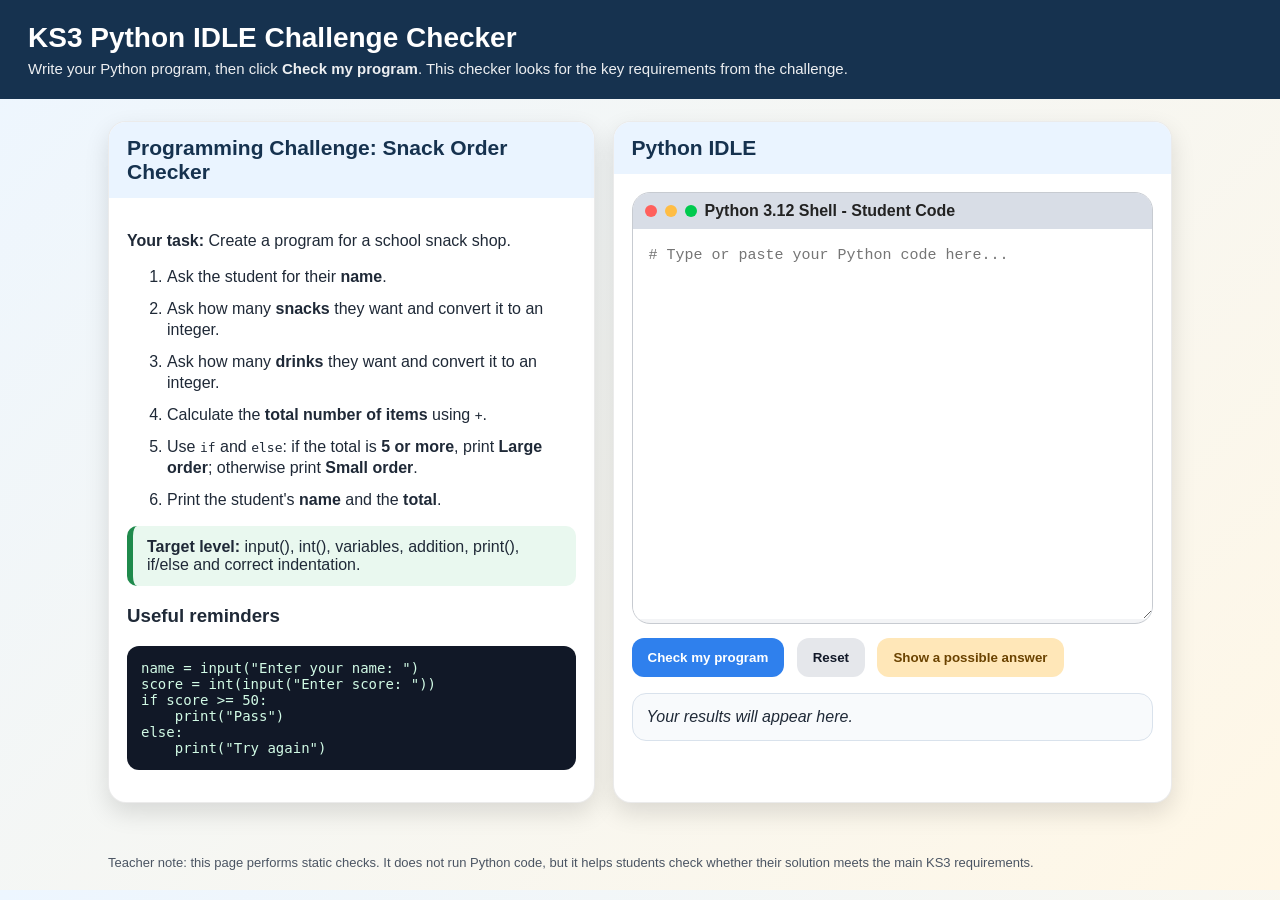
<file: ks3-python-idle-challenge-checker.html>
<!DOCTYPE html>
<html lang="en">
<head>
<meta charset="UTF-8" />
<meta name="viewport" content="width=device-width, initial-scale=1.0" />
<title>KS3 Python IDLE Challenge Checker</title>
<style>
  :root { --navy:#16324f; --blue:#2f80ed; --sky:#eaf4ff; --green:#1f8a4c; --red:#c0392b; --orange:#f39c12; --ink:#1f2937; }
  * { box-sizing: border-box; }
  body { margin:0; font-family: Arial, Helvetica, sans-serif; background: linear-gradient(135deg, #edf6ff, #fff7e6); color:var(--ink); }
  header { background: var(--navy); color:white; padding:22px 28px; }
  header h1 { margin:0 0 6px; font-size:28px; }
  header p { margin:0; font-size:15px; opacity:.92; }
  main { max-width:1100px; margin:22px auto; padding:0 18px 30px; display:grid; grid-template-columns: 1fr 1.15fr; gap:18px; }
  .panel { background:white; border-radius:18px; box-shadow:0 10px 24px rgba(0,0,0,.12); overflow:hidden; border:1px solid rgba(0,0,0,.08); }
  .panel h2 { margin:0; padding:14px 18px; background:var(--sky); color:var(--navy); font-size:21px; }
  .panel .content { padding:18px; }
  .challenge li { margin:10px 0; line-height:1.35; }
  .success { background:#e9f8ef; border-left:6px solid var(--green); padding:12px 14px; border-radius:10px; margin-top:14px; }
  .idle { background:#f3f4f6; border-radius:18px; overflow:hidden; border:1px solid #c7cbd1; }
  .idlebar { background:#d8dde6; padding:9px 12px; font-weight:bold; color:#222; display:flex; align-items:center; gap:8px; }
  .dot { width:12px; height:12px; border-radius:50%; display:inline-block; background:#ff605c; } .dot:nth-child(2){background:#ffbd44;} .dot:nth-child(3){background:#00ca4e;}
  textarea { width:100%; min-height:390px; resize:vertical; border:0; padding:16px; font-family:"Consolas", "Courier New", monospace; font-size:15px; line-height:1.45; outline: none; background:#fff; color:#111827; }
  button { border:0; border-radius:12px; padding:12px 16px; font-weight:bold; cursor:pointer; margin-right:8px; }
  #checkBtn { background:var(--blue); color:white; } #resetBtn { background:#e5e7eb; color:#111827; } #exampleBtn { background:#ffe7b8; color:#6b4300; }
  #results { margin-top:14px; padding:14px; border-radius:14px; background:#f8fafc; border:1px solid #d9e2ec; }
  .result { padding:8px 0; border-bottom:1px solid #e5e7eb; } .result:last-child { border-bottom:0; }
  .pass { color:var(--green); font-weight:bold; } .fail { color:var(--red); font-weight:bold; }
  .score { font-size:22px; font-weight:bold; margin-bottom:8px; }
  pre { background:#111827; color:#d1fae5; padding:14px; border-radius:12px; overflow:auto; font-size:14px; }
  footer { max-width:1100px; margin:0 auto 20px; padding:0 18px; color:#4b5563; font-size:13px; }
  @media (max-width: 850px){ main{ grid-template-columns:1fr; } }
</style>
</head>
<body>
<header>
  <h1>KS3 Python IDLE Challenge Checker</h1>
  <p>Write your Python program, then click <strong>Check my program</strong>. This checker looks for the key requirements from the challenge.</p>
</header>
<main>
  <section class="panel challenge">
    <h2>Programming Challenge: Snack Order Checker</h2>
    <div class="content">
      <p><strong>Your task:</strong> Create a program for a school snack shop.</p>
      <ol>
        <li>Ask the student for their <strong>name</strong>.</li>
        <li>Ask how many <strong>snacks</strong> they want and convert it to an integer.</li>
        <li>Ask how many <strong>drinks</strong> they want and convert it to an integer.</li>
        <li>Calculate the <strong>total number of items</strong> using <code>+</code>.</li>
        <li>Use <code>if</code> and <code>else</code>: if the total is <strong>5 or more</strong>, print <strong>Large order</strong>; otherwise print <strong>Small order</strong>.</li>
        <li>Print the student's <strong>name</strong> and the <strong>total</strong>.</li>
      </ol>
      <div class="success"><strong>Target level:</strong> input(), int(), variables, addition, print(), if/else and correct indentation.</div>
      <h3>Useful reminders</h3>
      <pre>name = input("Enter your name: ")
score = int(input("Enter score: "))
if score >= 50:
    print("Pass")
else:
    print("Try again")</pre>
    </div>
  </section>
  <section class="panel">
    <h2>Python IDLE</h2>
    <div class="content">
      <div class="idle">
        <div class="idlebar"><span class="dot"></span><span class="dot"></span><span class="dot"></span> Python 3.12 Shell - Student Code</div>
        <textarea id="code" spellcheck="false" placeholder="# Type or paste your Python code here..."></textarea>
      </div>
      <p style="margin-top:14px;">
        <button id="checkBtn" onclick="checkCode()">Check my program</button>
        <button id="resetBtn" onclick="resetCode()">Reset</button>
        <button id="exampleBtn" onclick="showExample()">Show a possible answer</button>
      </p>
      <div id="results"><em>Your results will appear here.</em></div>
    </div>
  </section>
</main>
<footer>
  Teacher note: this page performs static checks. It does not run Python code, but it helps students check whether their solution meets the main KS3 requirements.
</footer>
<script>
function normalise(code){
  return code.replace(/#.*$/gm, '').trim();
}
function checkCode(){
  const raw = document.getElementById('code').value;
  const code = normalise(raw);
  const lower = code.toLowerCase();
  const lines = code.split(/\n+/).map(l => l.trim()).filter(Boolean);
  const checks = [
    {name:'Asks for student name using input()', pass:/name\s*=\s*input\s*\(/i.test(code) || /student\s*=\s*input\s*\(/i.test(code)},
    {name:'Uses input() at least three times', pass:(code.match(/input\s*\(/gi)||[]).length >= 3},
    {name:'Converts snack/drink numbers to integers with int()', pass:(code.match(/int\s*\(\s*input\s*\(/gi)||[]).length >= 2},
    {name:'Calculates a total using +', pass:/total\s*=.*\+/i.test(code)},
    {name:'Uses if with total >= 5', pass:/if\s+.*total.*>=\s*5\s*:/i.test(code)},
    {name:'Uses else:', pass:/\belse\s*:/i.test(code)},
    {name:'Prints Large order and Small order', pass:/print\s*\(.*large order/i.test(lower) && /print\s*\(.*small order/i.test(lower)},
    {name:'Prints the name and total', pass:/print\s*\([^\)]*name[^\)]*total|print\s*\([^\)]*total[^\)]*name/i.test(code)}
  ];
  const score = checks.filter(c=>c.pass).length;
  let html = `<div class="score">Score: ${score}/${checks.length}</div>`;
  checks.forEach(c => { html += `<div class="result"><span class="${c.pass ? 'pass':'fail'}">${c.pass ? '✓':'✗'}</span> ${c.name}</div>`; });
  if(score === checks.length){
    html += '<div class="success"><strong>Excellent!</strong> Your program appears to meet all requirements. Now test it in real Python IDLE or Trinket.</div>';
  } else if(score >= 5){
    html += '<div class="success"><strong>Nearly there.</strong> Improve the missing items, then check again.</div>';
  } else {
    html += '<div style="background:#fff4e5;border-left:6px solid var(--orange);padding:12px 14px;border-radius:10px;margin-top:14px;"><strong>Keep going.</strong> Use the reminders and challenge list to add the missing parts.</div>';
  }
  document.getElementById('results').innerHTML = html;
}
function resetCode(){
  document.getElementById('code').value='';
  document.getElementById('results').innerHTML='<em>Your results will appear here.</em>';
}
function showExample(){
  document.getElementById('code').value = `name = input("Enter your name: ")
snacks = int(input("How many snacks? "))
drinks = int(input("How many drinks? "))

total = snacks + drinks

if total >= 5:
    print("Large order")
else:
    print("Small order")

print(name, "- Total items:", total)`;
  checkCode();
}
</script>
</body>
</html>
</file>
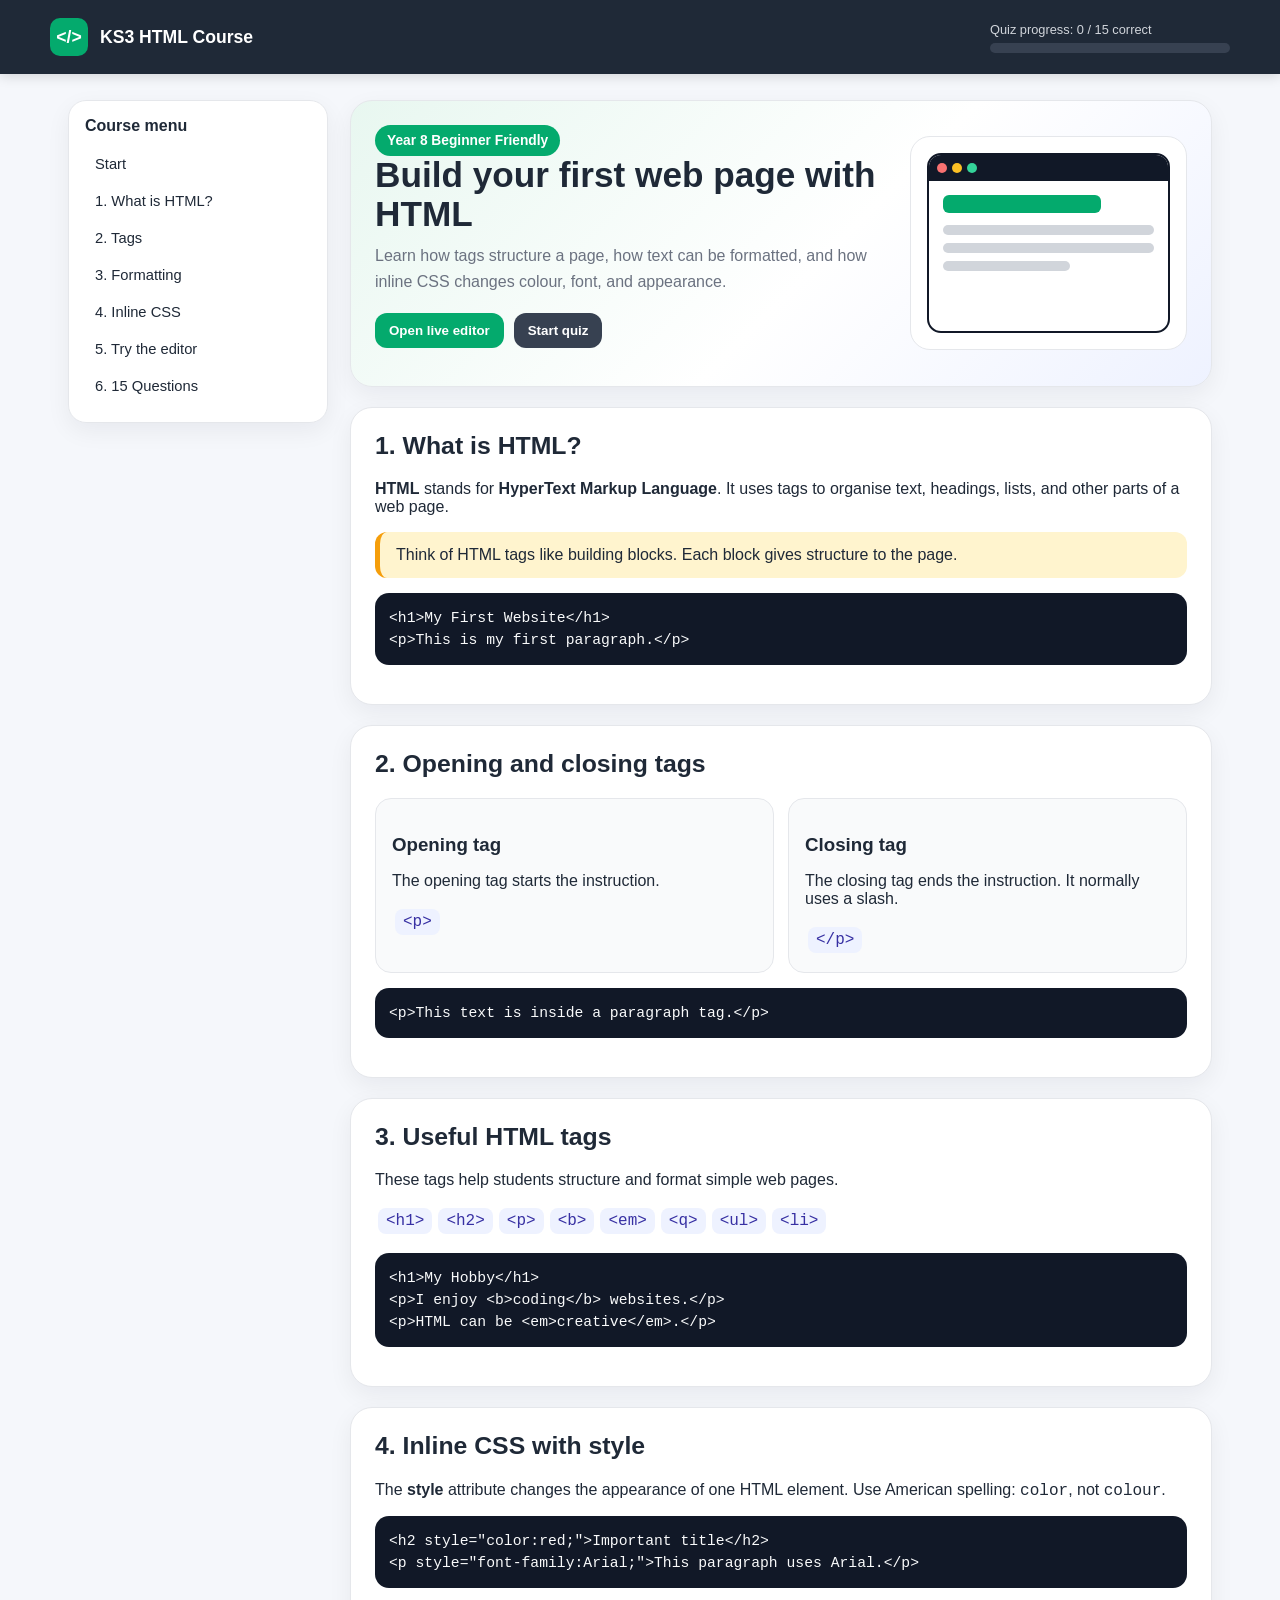
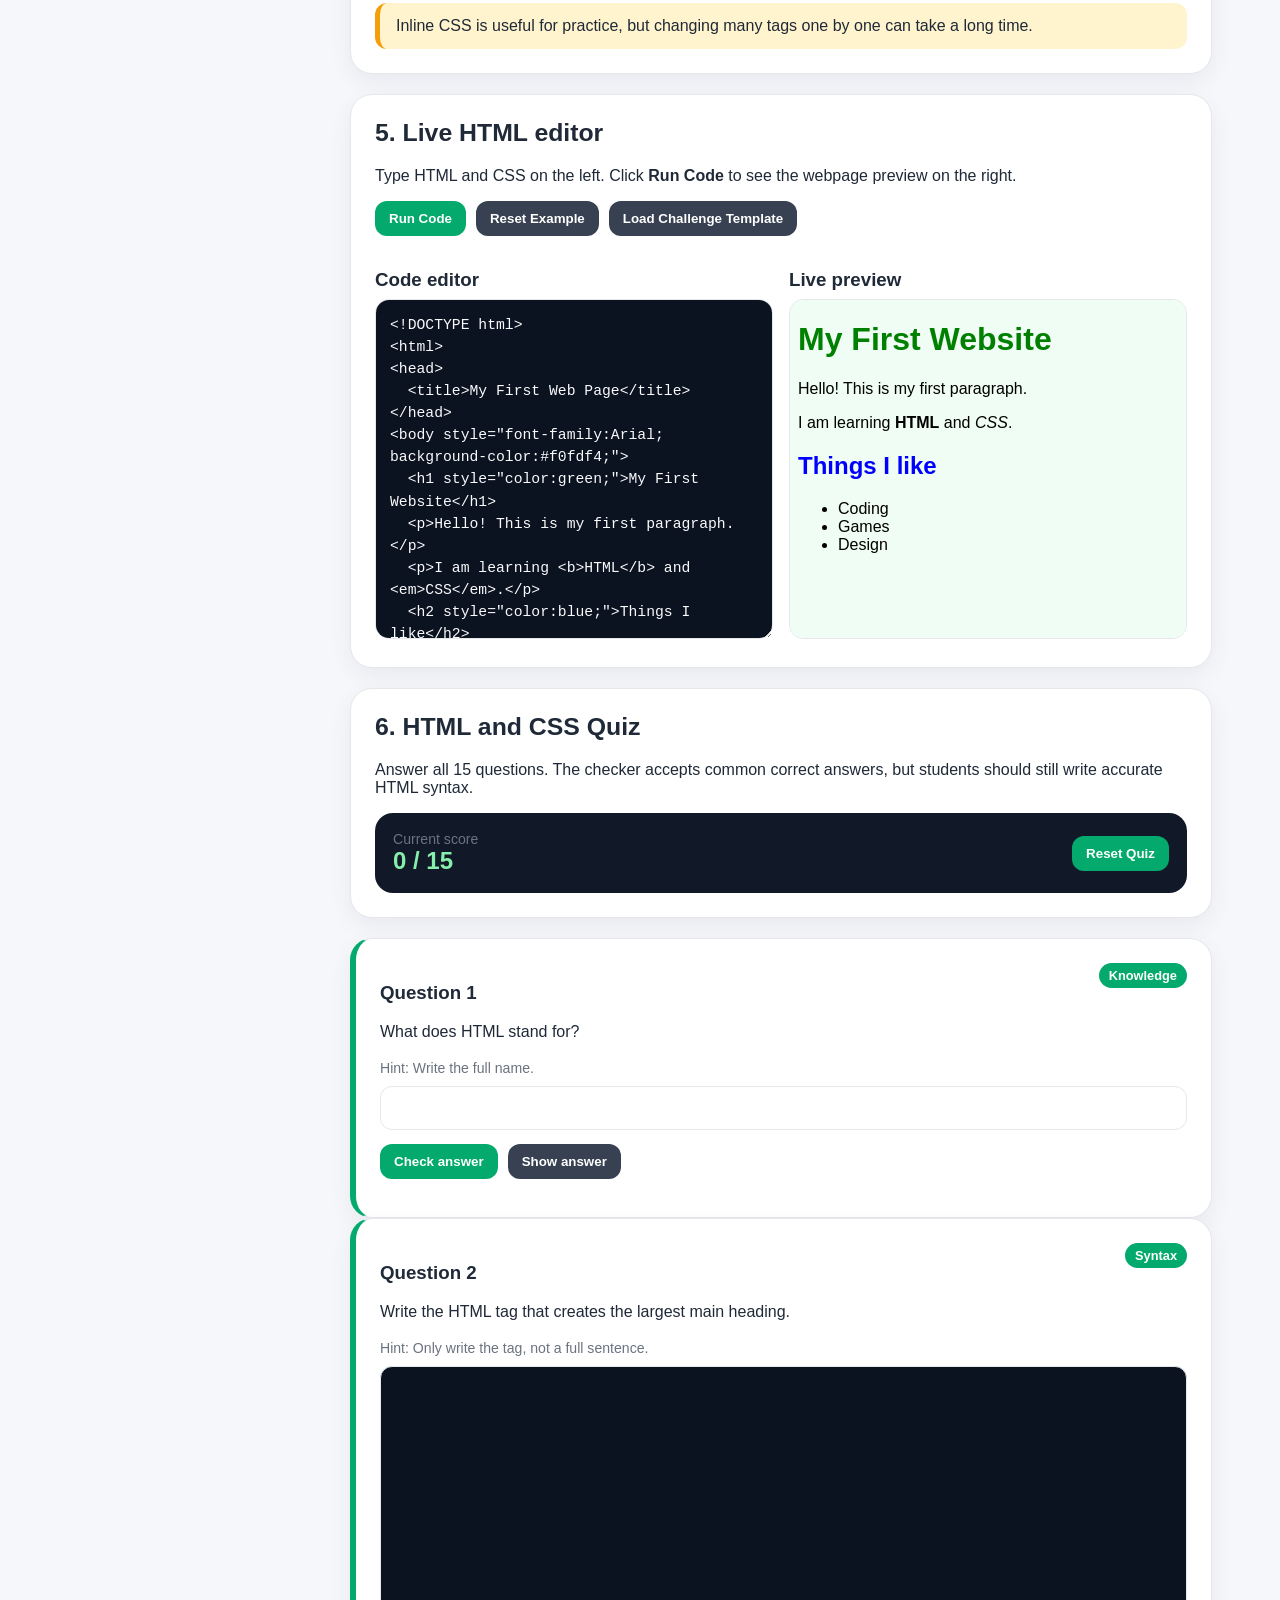
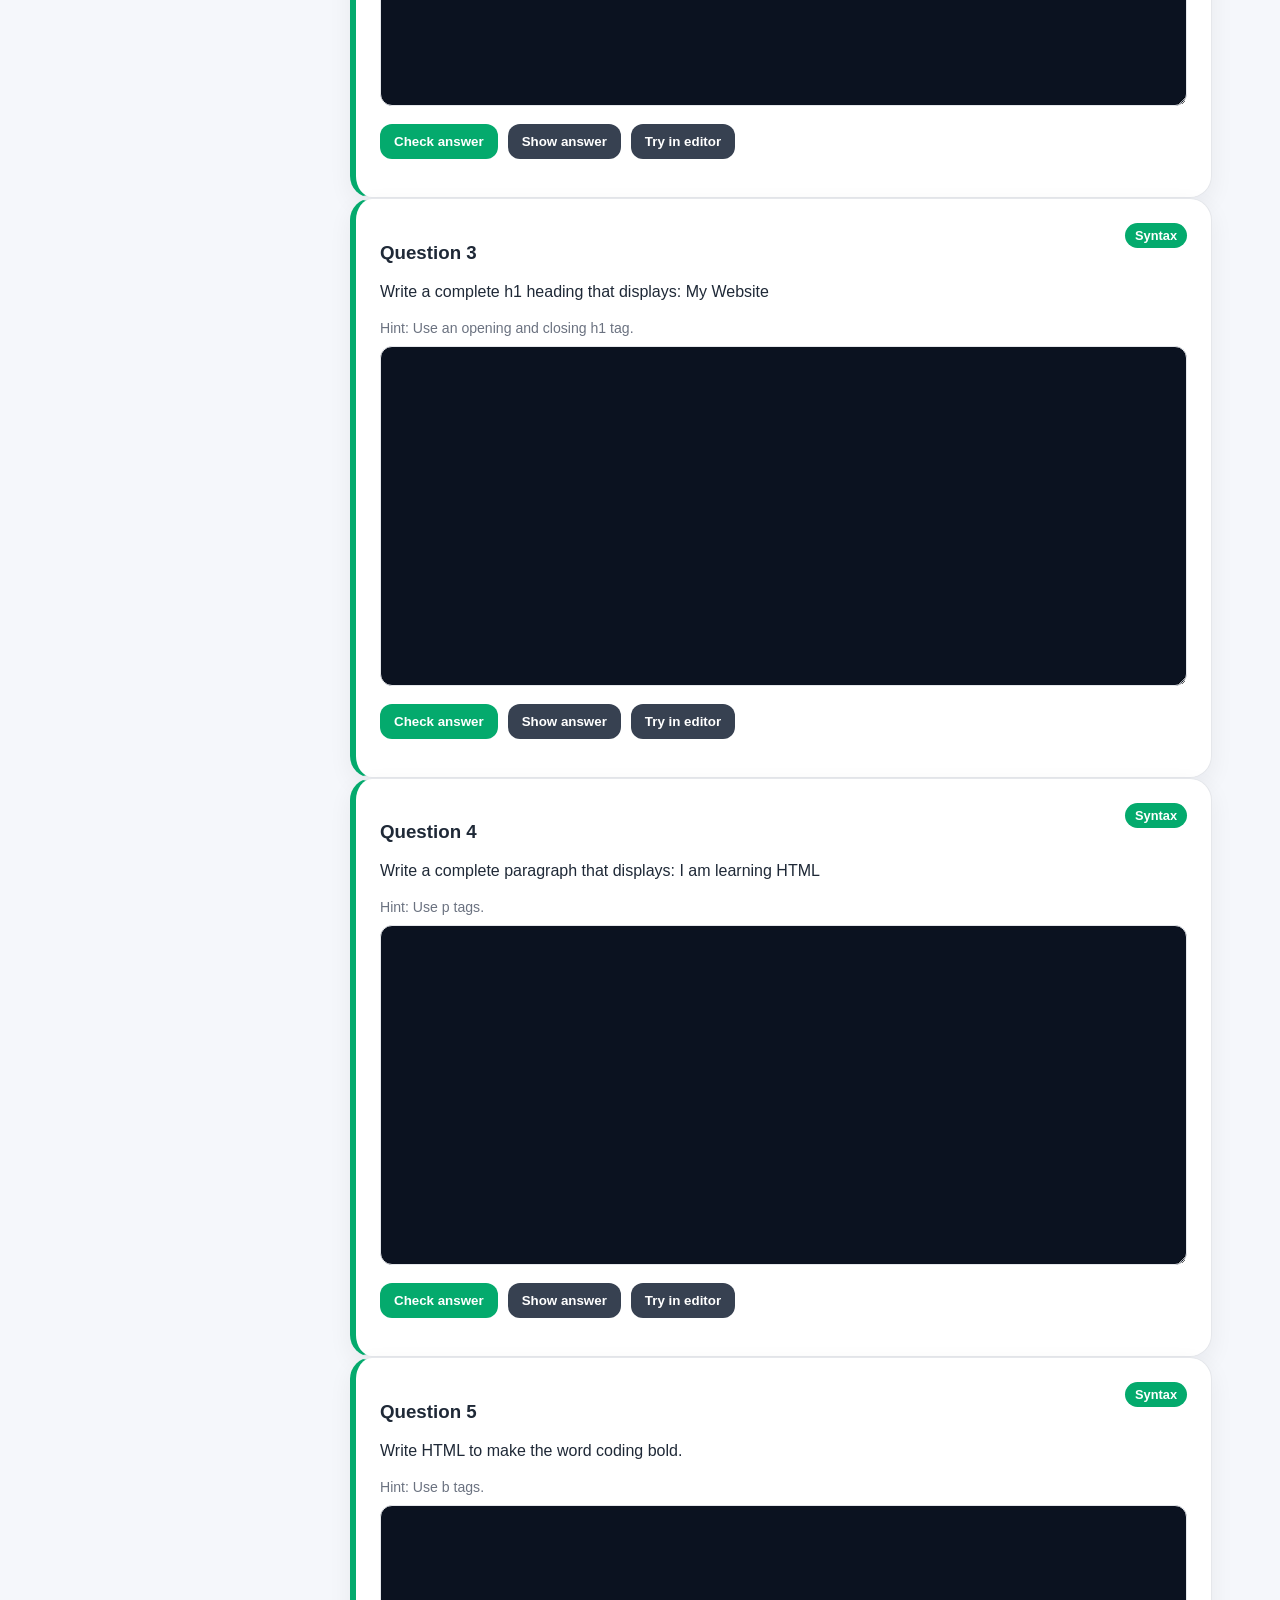
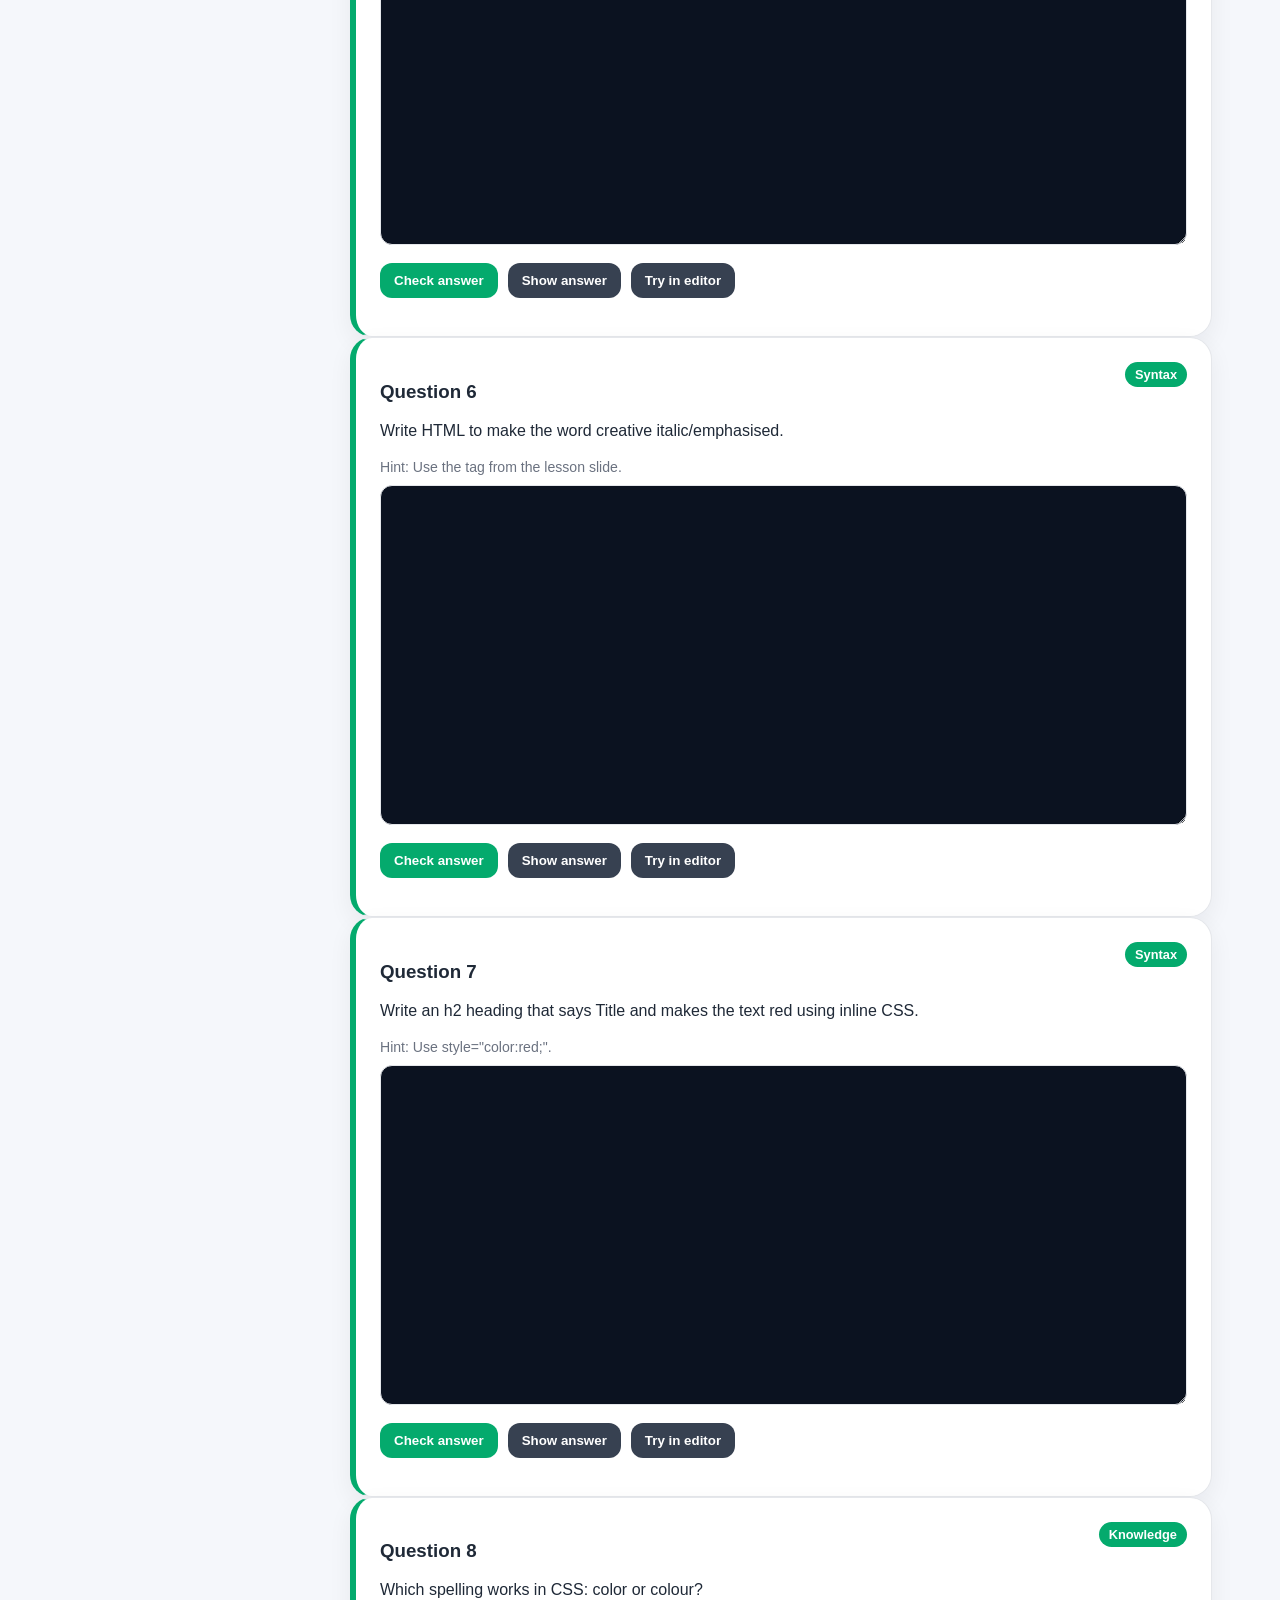
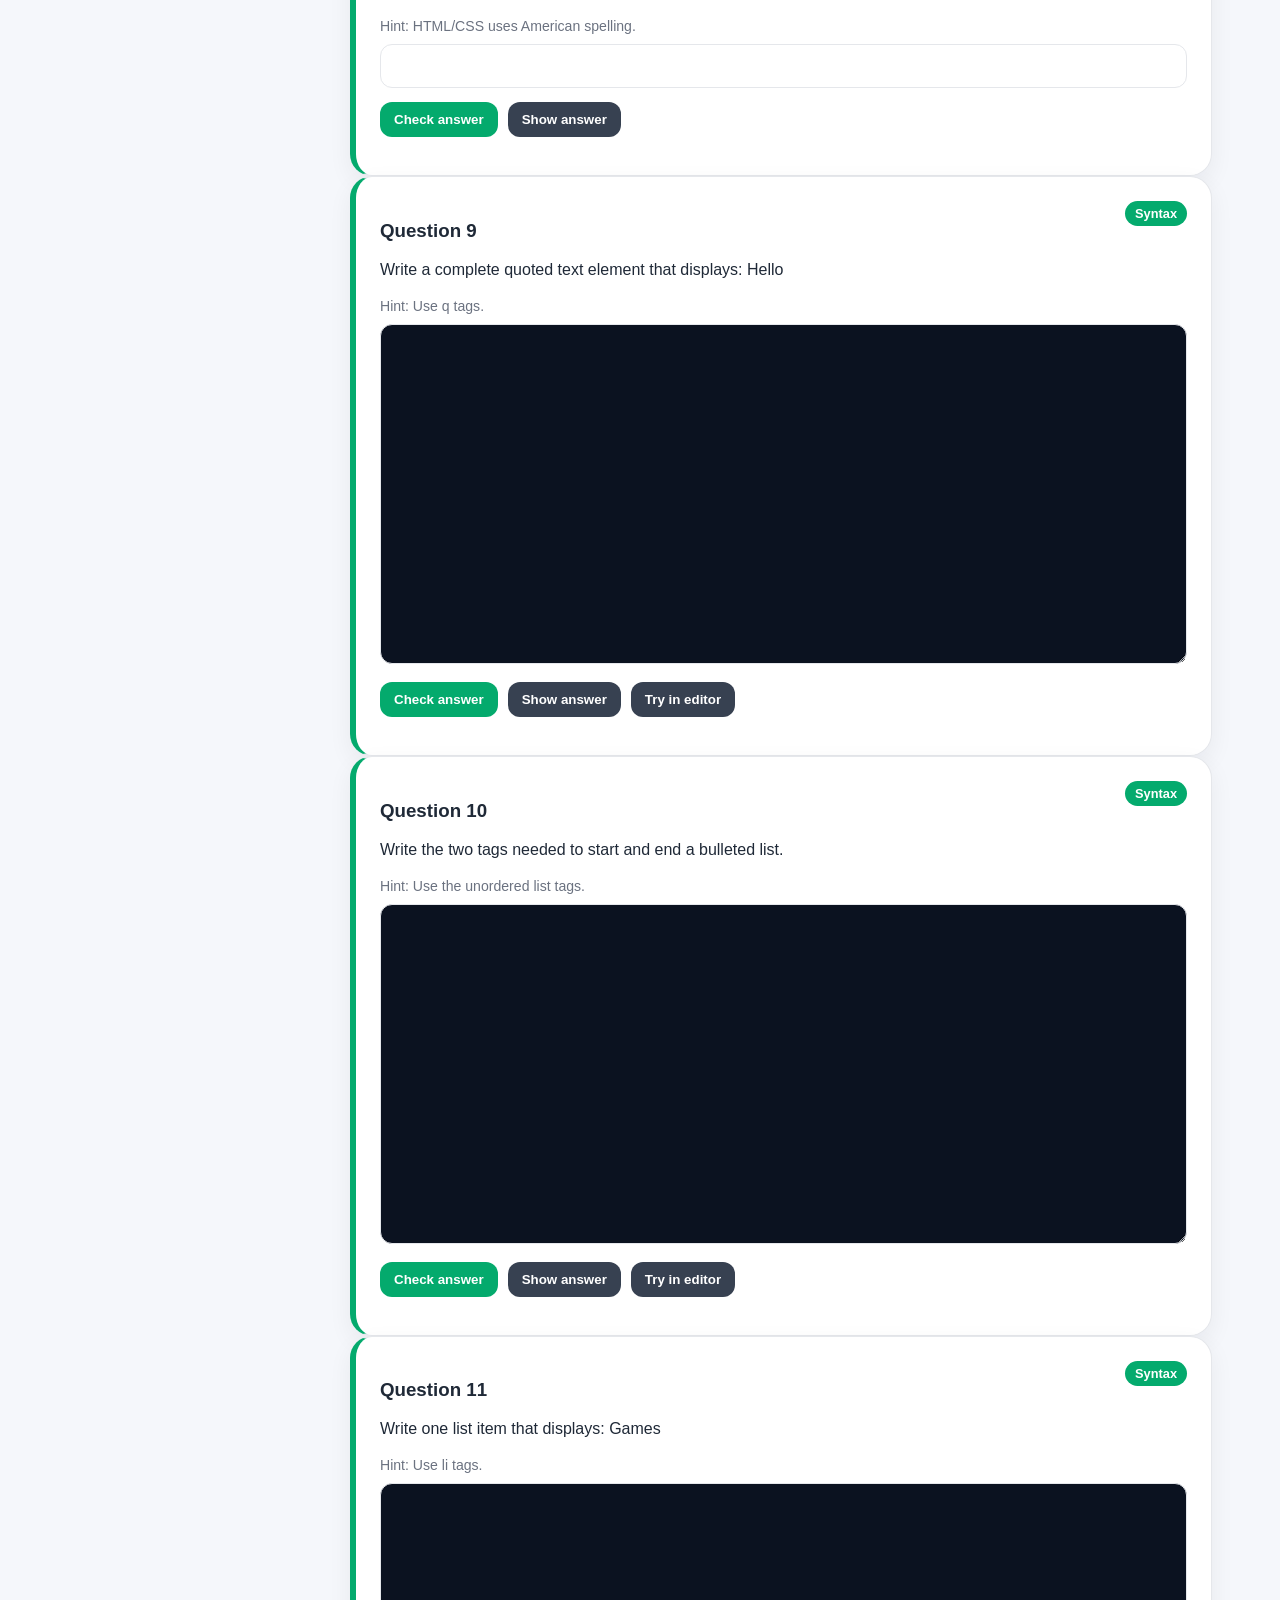
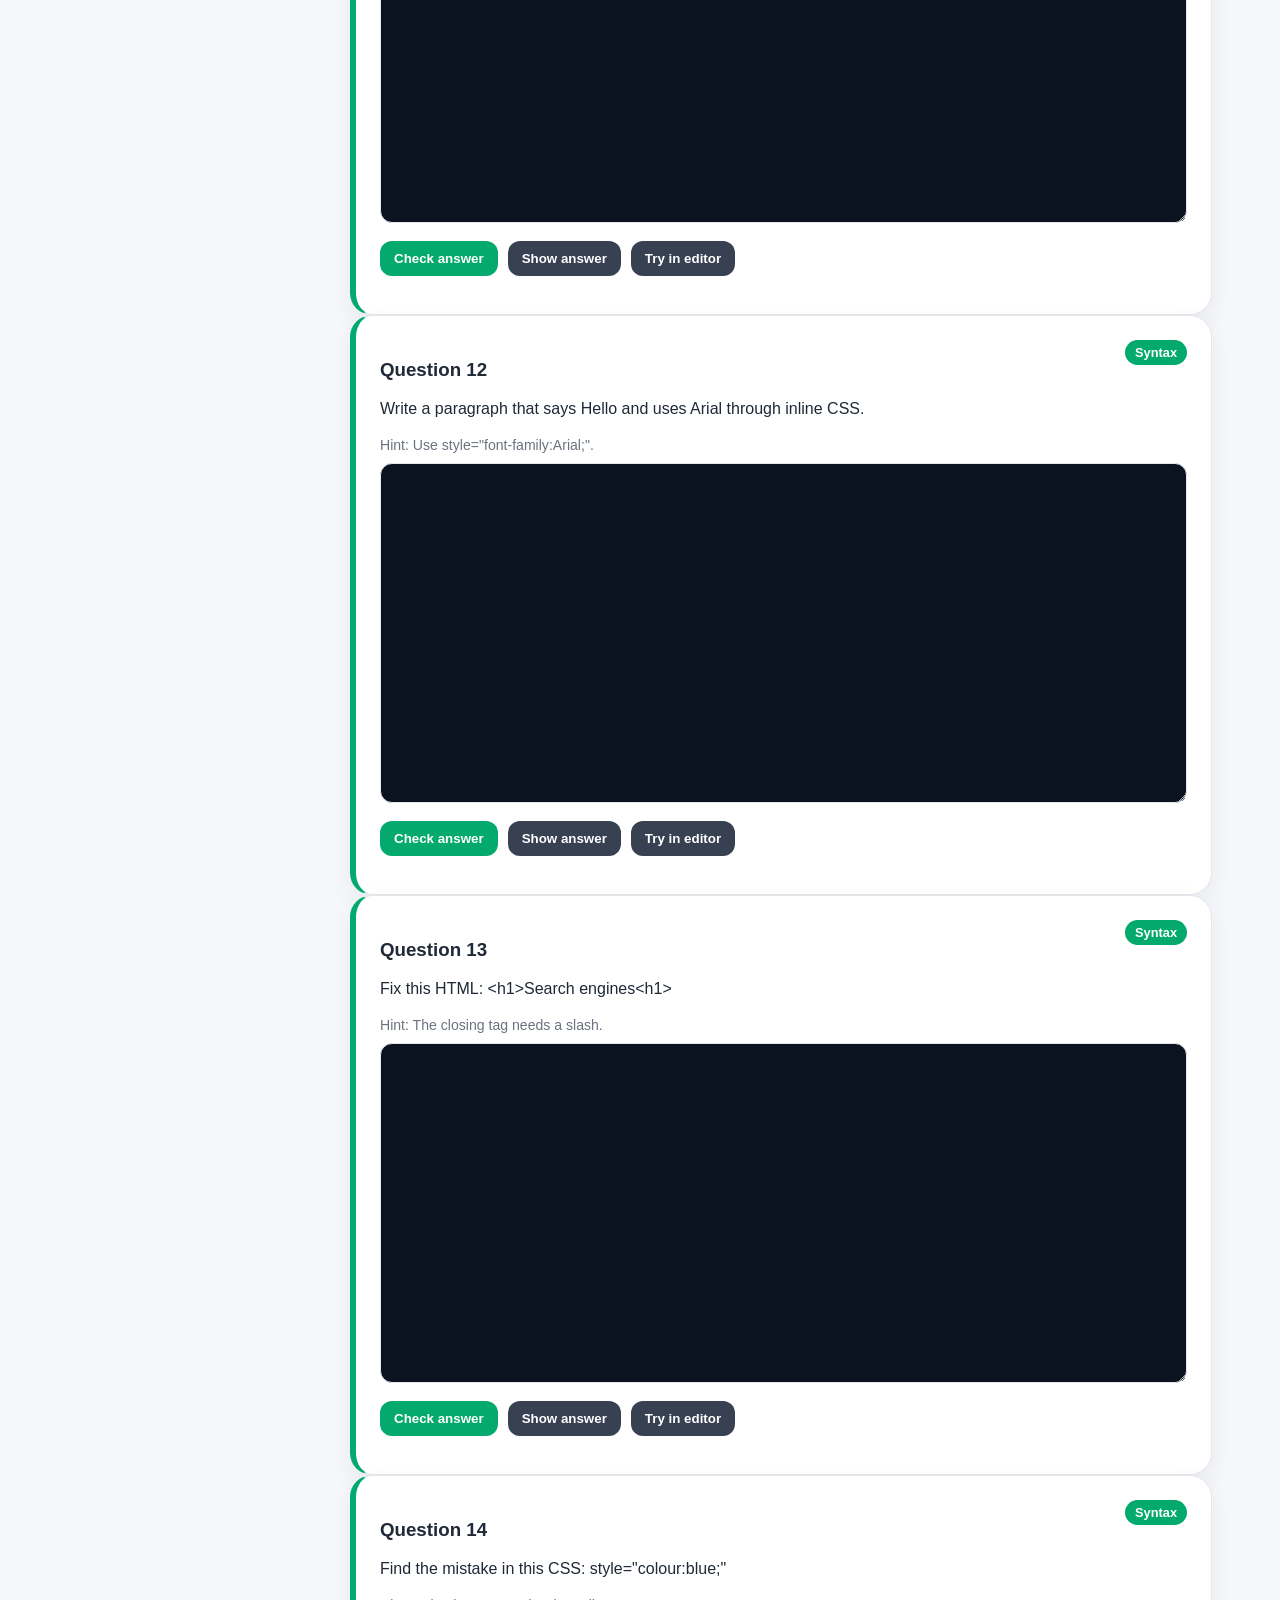
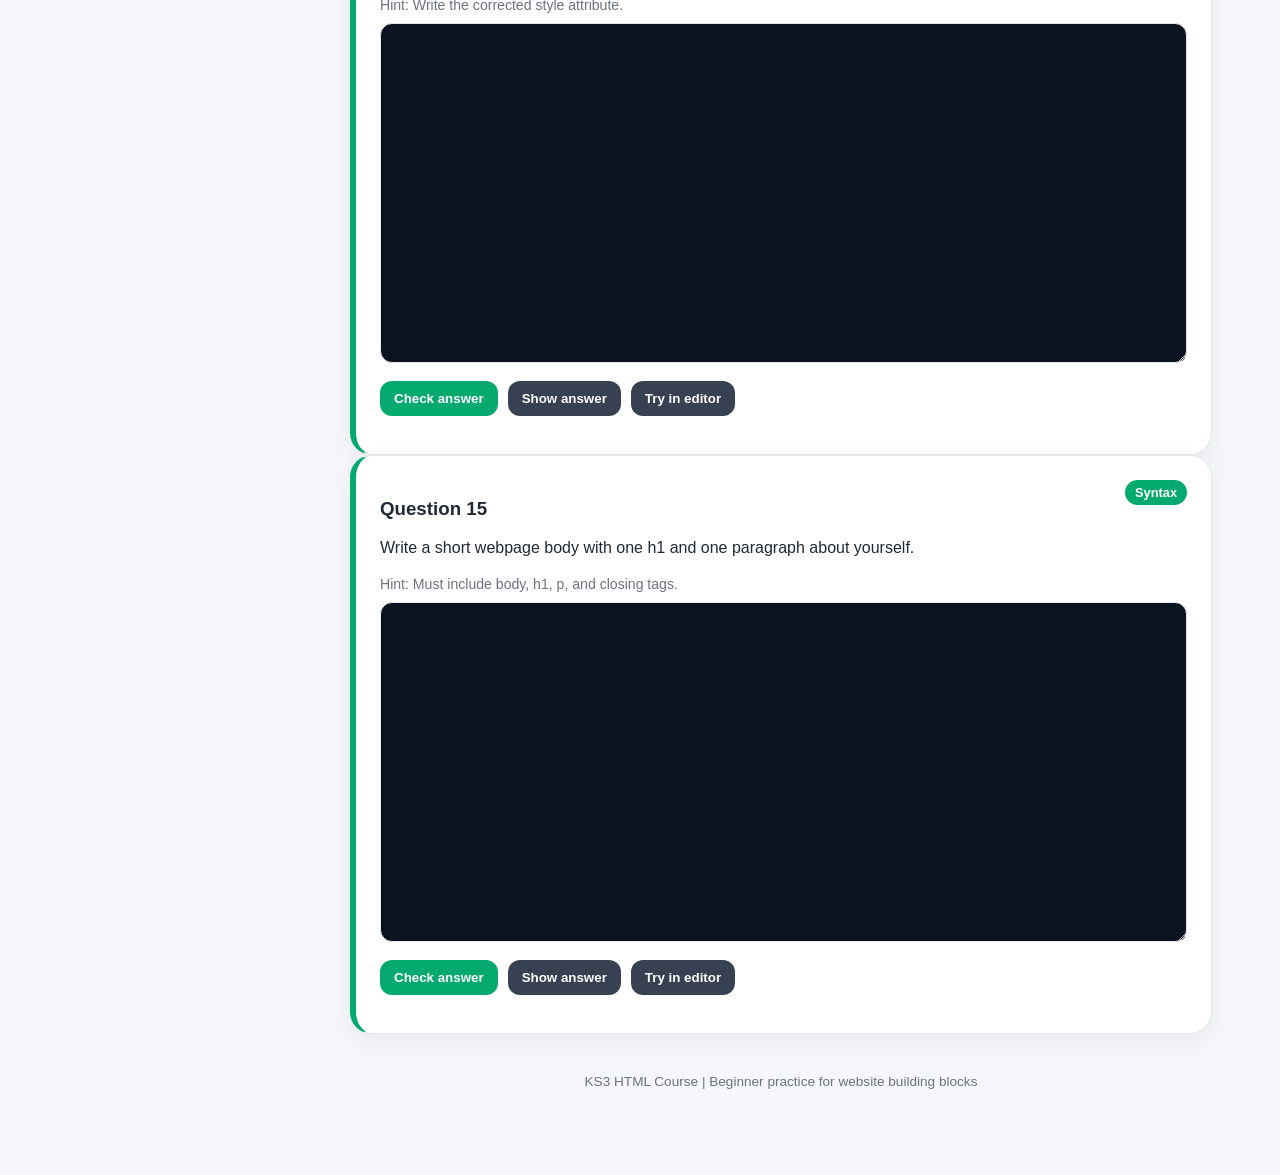
<file: ks3_html_w3schools_style_course.html>
<!DOCTYPE html>
<html lang="en">
<head>
  <meta charset="UTF-8" />
  <meta name="viewport" content="width=device-width, initial-scale=1.0" />
  <title>KS3 HTML Course: Website Building Blocks</title>
  <style>
    :root {
      --green: #04aa6d; --green-dark: #038857; --light-green: #e8f7f0; --blue: #2563eb; --yellow: #fff4ce; --red: #dc2626; --text: #1f2937; --muted: #6b7280; --border: #e5e7eb; --code-bg: #111827; --card: #ffffff; --page: #f5f7fb;
    }
    * { box-sizing: border-box; }
    body { margin: 0; font-family: Arial, Helvetica, sans-serif; background: var(--page); color: var(--text); }
    header { background: #1f2937; color: white; padding: 18px 28px; position: sticky; top: 0; z-index: 10; box-shadow: 0 2px 12px rgba(0,0,0,0.15); }
    .header-inner { max-width: 1180px; margin: auto; display: flex; justify-content: space-between; align-items: center; gap: 20px; }
    .brand { display: flex; align-items: center; gap: 12px; font-weight: 700; font-size: 1.1rem; }
    .logo { background: var(--green); color: white; width: 38px; height: 38px; display: grid; place-items: center; border-radius: 10px; font-weight: 800; }
    .progress-wrap { min-width: 240px; }
    .progress-label { font-size: 0.8rem; color: #d1d5db; margin-bottom: 6px; }
    .progress-bar { height: 10px; background: #374151; border-radius: 999px; overflow: hidden; }
    .progress-fill { height: 100%; background: var(--green); width: 0%; transition: width 0.25s ease; }
    main { max-width: 1180px; margin: 26px auto; padding: 0 18px 40px; display: grid; grid-template-columns: 260px 1fr; gap: 22px; }
    nav { background: var(--card); border: 1px solid var(--border); border-radius: 18px; padding: 16px; align-self: start; position: sticky; top: 92px; box-shadow: 0 8px 24px rgba(15,23,42,0.06); }
    nav h2 { font-size: 1rem; margin: 0 0 12px; }
    nav a { display: block; padding: 9px 10px; border-radius: 10px; color: var(--text); text-decoration: none; font-size: 0.92rem; margin-bottom: 3px; }
    nav a:hover { background: var(--light-green); color: var(--green-dark); }
    .content { display: flex; flex-direction: column; gap: 20px; }
    .hero, .section, .quiz-card, .editor-card { background: var(--card); border: 1px solid var(--border); border-radius: 22px; padding: 24px; box-shadow: 0 8px 24px rgba(15,23,42,0.06); }
    .hero { background: linear-gradient(135deg, #e8f7f0 0%, #ffffff 55%, #eef2ff 100%); display: grid; grid-template-columns: 1.3fr 0.7fr; gap: 20px; align-items: center; }
    .hero h1 { font-size: 2.2rem; margin: 0 0 10px; line-height: 1.1; }
    .hero p { font-size: 1rem; color: var(--muted); line-height: 1.6; margin: 0 0 18px; }
    .hero-badge { display: inline-block; background: var(--green); color: white; padding: 8px 12px; border-radius: 999px; font-weight: 700; font-size: 0.86rem; }
    .hero-visual { background: white; border-radius: 20px; padding: 16px; border: 1px solid var(--border); }
    .mini-browser { border: 2px solid #111827; border-radius: 14px; overflow: hidden; background: white; }
    .browser-top { background: #111827; padding: 8px; display: flex; gap: 5px; }
    .dot { width: 10px; height: 10px; border-radius: 50%; background: #f87171; }
    .dot:nth-child(2) { background: #fbbf24; } .dot:nth-child(3) { background: #34d399; }
    .browser-body { padding: 14px; min-height: 150px; }
    .fake-title { height: 18px; width: 75%; background: var(--green); border-radius: 6px; margin-bottom: 12px; }
    .fake-line { height: 10px; background: #d1d5db; border-radius: 6px; margin-bottom: 8px; }
    .fake-line.short { width: 60%; }
    h2 { margin-top: 0; font-size: 1.55rem; } h3 { margin-bottom: 8px; }
    .two-col { display: grid; grid-template-columns: repeat(2, minmax(0, 1fr)); gap: 14px; }
    .info-box { background: #f9fafb; border: 1px solid var(--border); border-radius: 16px; padding: 16px; }
    .tip { background: var(--yellow); border-left: 5px solid #f59e0b; padding: 14px 16px; border-radius: 12px; margin-top: 14px; }
    code, pre { font-family: Consolas, Monaco, 'Courier New', monospace; }
    pre { background: var(--code-bg); color: #f9fafb; padding: 14px; border-radius: 14px; overflow-x: auto; line-height: 1.5; font-size: 0.92rem; }
    .tag-pill { display: inline-block; background: #eef2ff; color: #3730a3; padding: 4px 8px; border-radius: 8px; font-family: Consolas, Monaco, 'Courier New', monospace; margin: 3px; }
    .editor-grid { display: grid; grid-template-columns: 1fr 1fr; gap: 16px; }
    textarea { width: 100%; min-height: 340px; resize: vertical; border: 1px solid var(--border); border-radius: 14px; padding: 14px; background: #0b1220; color: #f9fafb; font-family: Consolas, Monaco, 'Courier New', monospace; font-size: 0.92rem; line-height: 1.5; outline: none; }
    iframe { width: 100%; min-height: 340px; border: 1px solid var(--border); border-radius: 14px; background: white; }
    .button-row { display: flex; flex-wrap: wrap; gap: 10px; margin: 14px 0; }
    button { border: 0; background: var(--green); color: white; padding: 10px 14px; border-radius: 12px; font-weight: 700; cursor: pointer; transition: 0.15s ease; }
    button:hover { background: var(--green-dark); transform: translateY(-1px); }
    button.secondary { background: #374151; } button.secondary:hover { background: #111827; }
    .quiz-card { border-left: 6px solid var(--green); }
    .question-top { display: flex; justify-content: space-between; gap: 10px; align-items: flex-start; }
    .question-number { background: var(--green); color: white; border-radius: 999px; padding: 5px 10px; font-size: 0.8rem; font-weight: 800; white-space: nowrap; }
    .quiz-card p { line-height: 1.5; }
    .answer-input { width: 100%; border: 1px solid var(--border); border-radius: 12px; padding: 12px; font-size: 1rem; margin-top: 10px; }
    .feedback { margin-top: 12px; padding: 12px; border-radius: 12px; display: none; font-weight: 700; }
    .feedback.correct { display: block; background: #dcfce7; color: #166534; }
    .feedback.incorrect { display: block; background: #fee2e2; color: #991b1b; }
    .small-note { color: var(--muted); font-size: 0.88rem; }
    .score-box { background: #111827; color: white; border-radius: 18px; padding: 18px; display: flex; justify-content: space-between; align-items: center; gap: 16px; }
    .score-box strong { color: #86efac; font-size: 1.5rem; }
    .footer-note { text-align: center; color: var(--muted); font-size: 0.85rem; padding: 20px 0; }
    @media (max-width: 900px) { main { grid-template-columns: 1fr; } nav { position: static; } .hero, .editor-grid, .two-col { grid-template-columns: 1fr; } .header-inner { flex-direction: column; align-items: flex-start; } .progress-wrap { width: 100%; } }
  </style>
</head>
<body>
  <header><div class="header-inner"><div class="brand"><div class="logo">&lt;/&gt;</div><div>KS3 HTML Course</div></div><div class="progress-wrap"><div class="progress-label">Quiz progress: <span id="scoreText">0 / 15 correct</span></div><div class="progress-bar"><div class="progress-fill" id="progressFill"></div></div></div></div></header>
  <main>
    <nav><h2>Course menu</h2><a href="#start">Start</a><a href="#what-is-html">1. What is HTML?</a><a href="#tags">2. Tags</a><a href="#formatting">3. Formatting</a><a href="#inline-css">4. Inline CSS</a><a href="#editor">5. Try the editor</a><a href="#quiz">6. 15 Questions</a></nav>
    <section class="content">
      <section class="hero" id="start"><div><span class="hero-badge">Year 8 Beginner Friendly</span><h1>Build your first web page with HTML</h1><p>Learn how tags structure a page, how text can be formatted, and how inline CSS changes colour, font, and appearance.</p><div class="button-row"><a href="#editor"><button>Open live editor</button></a><a href="#quiz"><button class="secondary">Start quiz</button></a></div></div><div class="hero-visual"><div class="mini-browser"><div class="browser-top"><span class="dot"></span><span class="dot"></span><span class="dot"></span></div><div class="browser-body"><div class="fake-title"></div><div class="fake-line"></div><div class="fake-line"></div><div class="fake-line short"></div></div></div></div></section>
      <section class="section" id="what-is-html"><h2>1. What is HTML?</h2><p><strong>HTML</strong> stands for <strong>HyperText Markup Language</strong>. It uses tags to organise text, headings, lists, and other parts of a web page.</p><div class="tip">Think of HTML tags like building blocks. Each block gives structure to the page.</div><pre>&lt;h1&gt;My First Website&lt;/h1&gt;
&lt;p&gt;This is my first paragraph.&lt;/p&gt;</pre></section>
      <section class="section" id="tags"><h2>2. Opening and closing tags</h2><div class="two-col"><div class="info-box"><h3>Opening tag</h3><p>The opening tag starts the instruction.</p><span class="tag-pill">&lt;p&gt;</span></div><div class="info-box"><h3>Closing tag</h3><p>The closing tag ends the instruction. It normally uses a slash.</p><span class="tag-pill">&lt;/p&gt;</span></div></div><pre>&lt;p&gt;This text is inside a paragraph tag.&lt;/p&gt;</pre></section>
      <section class="section" id="formatting"><h2>3. Useful HTML tags</h2><p>These tags help students structure and format simple web pages.</p><p><span class="tag-pill">&lt;h1&gt;</span><span class="tag-pill">&lt;h2&gt;</span><span class="tag-pill">&lt;p&gt;</span><span class="tag-pill">&lt;b&gt;</span><span class="tag-pill">&lt;em&gt;</span><span class="tag-pill">&lt;q&gt;</span><span class="tag-pill">&lt;ul&gt;</span><span class="tag-pill">&lt;li&gt;</span></p><pre>&lt;h1&gt;My Hobby&lt;/h1&gt;
&lt;p&gt;I enjoy &lt;b&gt;coding&lt;/b&gt; websites.&lt;/p&gt;
&lt;p&gt;HTML can be &lt;em&gt;creative&lt;/em&gt;.&lt;/p&gt;</pre></section>
      <section class="section" id="inline-css"><h2>4. Inline CSS with style</h2><p>The <strong>style</strong> attribute changes the appearance of one HTML element. Use American spelling: <code>color</code>, not <code>colour</code>.</p><pre>&lt;h2 style="color:red;"&gt;Important title&lt;/h2&gt;
&lt;p style="font-family:Arial;"&gt;This paragraph uses Arial.&lt;/p&gt;</pre><div class="tip">Inline CSS is useful for practice, but changing many tags one by one can take a long time.</div></section>
      <section class="editor-card" id="editor"><h2>5. Live HTML editor</h2><p>Type HTML and CSS on the left. Click <strong>Run Code</strong> to see the webpage preview on the right.</p><div class="button-row"><button onclick="runCode()">Run Code</button><button class="secondary" onclick="resetCode()">Reset Example</button><button class="secondary" onclick="loadChallenge()">Load Challenge Template</button></div><div class="editor-grid"><div><h3>Code editor</h3><textarea id="codeEditor" spellcheck="false"></textarea></div><div><h3>Live preview</h3><iframe id="preview" title="HTML live preview"></iframe></div></div></section>
      <section class="section" id="quiz"><h2>6. HTML and CSS Quiz</h2><p>Answer all 15 questions. The checker accepts common correct answers, but students should still write accurate HTML syntax.</p><div class="score-box"><div><div class="small-note">Current score</div><strong id="bigScore">0 / 15</strong></div><button onclick="resetQuiz()">Reset Quiz</button></div></section>
      <div id="quizContainer"></div><div class="footer-note">KS3 HTML Course | Beginner practice for website building blocks</div>
    </section>
  </main>
  <script>
    const starterCode = `<!DOCTYPE html>
<html>
<head>
  <title>My First Web Page</title>
</head>
<body style="font-family:Arial; background-color:#f0fdf4;">
  <h1 style="color:green;">My First Website</h1>
  <p>Hello! This is my first paragraph.</p>
  <p>I am learning <b>HTML</b> and <em>CSS</em>.</p>
  <h2 style="color:blue;">Things I like</h2>
  <ul><li>Coding</li><li>Games</li><li>Design</li></ul>
</body>
</html>`;
    const challengeCode = `<!DOCTYPE html>
<html>
<head><title>My Profile Page</title></head>
<body>
  <!-- Challenge:
  1. Add one h1 heading.
  2. Add two paragraphs.
  3. Make one word bold.
  4. Make one word italic using em.
  5. Add a colour to one heading using style="color:...;"
  -->
</body>
</html>`;
    const editor = document.getElementById('codeEditor'); const preview = document.getElementById('preview'); editor.value = starterCode;
    function runCode(){ const doc = preview.contentDocument || preview.contentWindow.document; doc.open(); doc.write(editor.value); doc.close(); }
    function resetCode(){ editor.value = starterCode; runCode(); }
    function loadChallenge(){ editor.value = challengeCode; runCode(); }
    function normalise(value){ return value.toLowerCase().replace(/\s+/g,' ').replace(/[“”]/g,'"').replace(/[‘’]/g,"'").trim(); }
    function compact(value){ return normalise(value).replace(/\s/g,''); }
    const questions = [
      {q:'What does HTML stand for?',hint:'Write the full name.',type:'text',check:a=>normalise(a).includes('hypertext markup language'),correct:'HyperText Markup Language'},
      {q:'Write the HTML tag that creates the largest main heading.',hint:'Only write the tag, not a full sentence.',type:'code',check:a=>compact(a)==='<h1>'||compact(a)==='<h1></h1>',correct:'&lt;h1&gt;'},
      {q:'Write a complete h1 heading that displays: My Website',hint:'Use an opening and closing h1 tag.',type:'code',check:a=>compact(a)==='<h1>mywebsite</h1>',correct:'&lt;h1&gt;My Website&lt;/h1&gt;'},
      {q:'Write a complete paragraph that displays: I am learning HTML',hint:'Use p tags.',type:'code',check:a=>compact(a)==='<p>iamlearninghtml</p>',correct:'&lt;p&gt;I am learning HTML&lt;/p&gt;'},
      {q:'Write HTML to make the word coding bold.',hint:'Use b tags.',type:'code',check:a=>compact(a)==='<b>coding</b>'||compact(a)==='<strong>coding</strong>',correct:'&lt;b&gt;coding&lt;/b&gt;'},
      {q:'Write HTML to make the word creative italic/emphasised.',hint:'Use the tag from the lesson slide.',type:'code',check:a=>compact(a)==='<em>creative</em>'||compact(a)==='<i>creative</i>',correct:'&lt;em&gt;creative&lt;/em&gt;'},
      {q:'Write an h2 heading that says Title and makes the text red using inline CSS.',hint:'Use style="color:red;".',type:'code',check:a=>{const c=compact(a).replace(/'/g,'"'); return c==='<h2style="color:red;">title</h2>'||c==='<h2style="color:red">title</h2>';},correct:'&lt;h2 style="color:red;"&gt;Title&lt;/h2&gt;'},
      {q:'Which spelling works in CSS: color or colour?',hint:'HTML/CSS uses American spelling.',type:'text',check:a=>normalise(a)==='color',correct:'color'},
      {q:'Write a complete quoted text element that displays: Hello',hint:'Use q tags.',type:'code',check:a=>compact(a)==='<q>hello</q>',correct:'&lt;q&gt;Hello&lt;/q&gt;'},
      {q:'Write the two tags needed to start and end a bulleted list.',hint:'Use the unordered list tags.',type:'code',check:a=>compact(a)==='<ul></ul>',correct:'&lt;ul&gt;&lt;/ul&gt;'},
      {q:'Write one list item that displays: Games',hint:'Use li tags.',type:'code',check:a=>compact(a)==='<li>games</li>',correct:'&lt;li&gt;Games&lt;/li&gt;'},
      {q:'Write a paragraph that says Hello and uses Arial through inline CSS.',hint:'Use style="font-family:Arial;".',type:'code',check:a=>{const c=compact(a).replace(/'/g,'"'); return c==='<pstyle="font-family:arial;">hello</p>'||c==='<pstyle="font-family:arial">hello</p>';},correct:'&lt;p style="font-family:Arial;"&gt;Hello&lt;/p&gt;'},
      {q:'Fix this HTML: <h1>Search engines<h1>',hint:'The closing tag needs a slash.',type:'code',check:a=>compact(a)==='<h1>searchengines</h1>',correct:'&lt;h1&gt;Search engines&lt;/h1&gt;'},
      {q:'Find the mistake in this CSS: style="colour:blue;"',hint:'Write the corrected style attribute.',type:'code',check:a=>compact(a).replace(/'/g,'"')==='style="color:blue;"'||compact(a).replace(/'/g,'"')==='style="color:blue"',correct:'style="color:blue;"'},
      {q:'Write a short webpage body with one h1 and one paragraph about yourself.',hint:'Must include body, h1, p, and closing tags.',type:'code',check:a=>{const c=compact(a); return c.includes('<body>')&&c.includes('</body>')&&c.includes('<h1>')&&c.includes('</h1>')&&c.includes('<p>')&&c.includes('</p>');},correct:'&lt;body&gt;&lt;h1&gt;About Me&lt;/h1&gt;&lt;p&gt;I like coding.&lt;/p&gt;&lt;/body&gt;'}
    ];
    const answered = new Array(questions.length).fill(false);
    function escapeHtml(text){ return text.replace(/&/g,'&amp;').replace(/</g,'&lt;').replace(/>/g,'&gt;'); }
    function renderQuiz(){ const container=document.getElementById('quizContainer'); container.innerHTML=''; questions.forEach((item,index)=>{ const card=document.createElement('section'); card.className='quiz-card'; card.innerHTML=`<div class="question-top"><div><h3>Question ${index+1}</h3><p>${escapeHtml(item.q)}</p><div class="small-note">Hint: ${item.hint}</div></div><span class="question-number">${item.type==='code'?'Syntax':'Knowledge'}</span></div>${item.type==='code'?`<textarea class="answer-input" id="answer${index}" rows="3" spellcheck="false"></textarea>`:`<input class="answer-input" id="answer${index}" type="text" />`}<div class="button-row"><button onclick="checkAnswer(${index})">Check answer</button><button class="secondary" onclick="showAnswer(${index})">Show answer</button>${item.type==='code'?`<button class="secondary" onclick="tryInEditor(${index})">Try in editor</button>`:''}</div><div class="feedback" id="feedback${index}"></div>`; container.appendChild(card); }); }
    function checkAnswer(index){ const input=document.getElementById(`answer${index}`); const feedback=document.getElementById(`feedback${index}`); const value=input.value; if(questions[index].check(value)){ feedback.className='feedback correct'; feedback.innerHTML='Correct. Good use of HTML/CSS syntax.'; answered[index]=true; } else { feedback.className='feedback incorrect'; feedback.innerHTML='Not quite. Check your opening tags, closing tags, spelling, or punctuation.'; } updateScore(); }
    function showAnswer(index){ const feedback=document.getElementById(`feedback${index}`); feedback.className='feedback incorrect'; feedback.innerHTML=`Model answer: <code>${questions[index].correct}</code>`; }
    function tryInEditor(index){ const input=document.getElementById(`answer${index}`); const value=input.value.trim() || questions[index].correct.replace(/&lt;/g,'<').replace(/&gt;/g,'>'); editor.value=`<!DOCTYPE html>\n<html>\n<head><title>Question ${index+1} Test</title></head>\n<body style="font-family:Arial;">\n\n${value}\n\n</body>\n</html>`; runCode(); document.getElementById('editor').scrollIntoView({behavior:'smooth'}); }
    function updateScore(){ const score=answered.filter(Boolean).length; document.getElementById('scoreText').textContent=`${score} / ${questions.length} correct`; document.getElementById('bigScore').textContent=`${score} / ${questions.length}`; document.getElementById('progressFill').style.width=`${(score/questions.length)*100}%`; }
    function resetQuiz(){ answered.fill(false); questions.forEach((_,index)=>{ const input=document.getElementById(`answer${index}`); const feedback=document.getElementById(`feedback${index}`); if(input) input.value=''; if(feedback){ feedback.className='feedback'; feedback.innerHTML=''; } }); updateScore(); }
    renderQuiz(); runCode();
  </script>
</body>
</html>
</file>
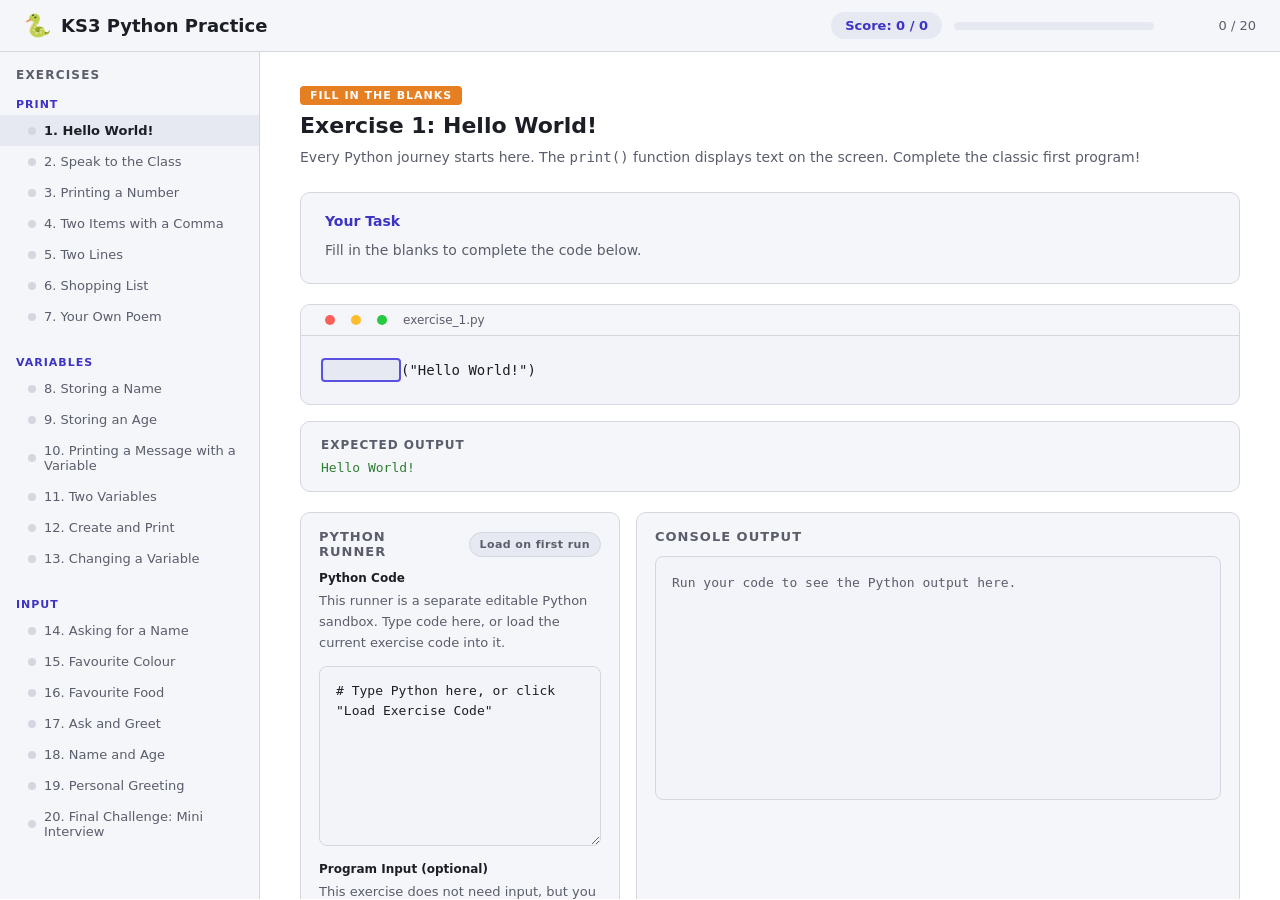
<file: python-practice-ks3-20q.html>
<!DOCTYPE html>
<html lang="en">
<head>
<meta charset="UTF-8">
<meta name="viewport" content="width=device-width, initial-scale=1.0">
<title>KS3 Python Practice — Print, Variables & Input (20 Questions)</title>
<style>
  *, *::before, *::after { box-sizing: border-box; margin: 0; padding: 0; }

  :root {
    --bg: #ffffff;
    --surface: #f5f6fa;
    --surface2: #e7e9f2;
    --accent: #5a51e0;
    --accent-light: #3d33c4;
    --green: #2e7d32;
    --green-bg: #e6f4ea;
    --red: #c62828;
    --red-bg: #fdecea;
    --text: #1c1e26;
    --text-dim: #5a5d6b;
    --border: #d5d7e0;
    --code-bg: #f3f4f9;
  }

  body {
    font-family: 'Segoe UI', system-ui, -apple-system, sans-serif;
    background: var(--bg);
    color: var(--text);
    min-height: 100vh;
  }

  /* ---- Top Bar ---- */
  .topbar {
    background: var(--surface);
    border-bottom: 1px solid var(--border);
    padding: 12px 24px;
    display: flex;
    align-items: center;
    justify-content: space-between;
    position: sticky;
    top: 0;
    z-index: 100;
  }
  .topbar h1 {
    font-size: 18px;
    font-weight: 600;
    display: flex;
    align-items: center;
    gap: 10px;
  }
  .topbar h1 span.icon { font-size: 22px; }
  .progress-wrap {
    display: flex;
    align-items: center;
    gap: 12px;
  }
  .progress-bar-outer {
    width: 200px;
    height: 8px;
    background: var(--surface2);
    border-radius: 4px;
    overflow: hidden;
  }
  .progress-bar-inner {
    height: 100%;
    background: linear-gradient(90deg, var(--accent), var(--green));
    border-radius: 4px;
    transition: width 0.4s ease;
    width: 0%;
  }
  .progress-text {
    font-size: 13px;
    color: var(--text-dim);
    min-width: 90px;
    text-align: right;
  }
  .score-badge {
    background: var(--surface2);
    padding: 6px 14px;
    border-radius: 20px;
    font-size: 13px;
    font-weight: 600;
    color: var(--accent-light);
  }

  /* ---- Layout ---- */
  .main-container {
    display: flex;
    height: calc(100vh - 53px);
  }

  /* ---- Sidebar ---- */
  .sidebar {
    width: 260px;
    min-width: 260px;
    background: var(--surface);
    border-right: 1px solid var(--border);
    overflow-y: auto;
    padding: 16px 0;
  }
  .sidebar h2 {
    font-size: 12px;
    text-transform: uppercase;
    letter-spacing: 1.2px;
    color: var(--text-dim);
    padding: 0 16px;
    margin-bottom: 8px;
  }
  .topic-group { margin-bottom: 16px; }
  .topic-label {
    font-size: 11px;
    text-transform: uppercase;
    letter-spacing: 1px;
    color: var(--accent-light);
    padding: 8px 16px 4px;
    font-weight: 700;
  }
  .sidebar-item {
    padding: 8px 16px 8px 28px;
    font-size: 13px;
    cursor: pointer;
    display: flex;
    align-items: center;
    gap: 8px;
    transition: background 0.15s;
    color: var(--text-dim);
  }
  .sidebar-item:hover { background: var(--surface2); }
  .sidebar-item.active {
    background: var(--surface2);
    color: var(--text);
    font-weight: 600;
  }
  .sidebar-item .status-dot {
    width: 8px; height: 8px;
    border-radius: 50%;
    background: var(--border);
    flex-shrink: 0;
  }
  .sidebar-item .status-dot.completed { background: var(--green); }
  .sidebar-item .status-dot.wrong { background: var(--red); }

  /* ---- Content ---- */
  .content {
    flex: 1;
    overflow-y: auto;
    padding: 32px 40px;
    display: flex;
    flex-direction: column;
  }

  .exercise-header {
    margin-bottom: 24px;
  }
  .exercise-header .tag {
    display: inline-block;
    font-size: 11px;
    text-transform: uppercase;
    letter-spacing: 1px;
    background: var(--accent);
    color: #fff;
    padding: 3px 10px;
    border-radius: 4px;
    margin-bottom: 8px;
    font-weight: 600;
  }
  .exercise-header .tag.fill { background: #e67e22; }
  .exercise-header .tag.code { background: var(--accent); }
  .exercise-header h2 {
    font-size: 22px;
    font-weight: 700;
    margin-bottom: 8px;
  }
  .exercise-header p {
    color: var(--text-dim);
    font-size: 14px;
    line-height: 1.6;
  }

  /* ---- Task Box ---- */
  .task-box {
    background: var(--surface);
    border: 1px solid var(--border);
    border-radius: 10px;
    padding: 20px 24px;
    margin-bottom: 20px;
  }
  .task-box h3 {
    font-size: 14px;
    font-weight: 600;
    margin-bottom: 10px;
    color: var(--accent-light);
  }
  .task-box p, .task-box ul {
    font-size: 14px;
    line-height: 1.7;
    color: var(--text-dim);
  }
  .task-box ul { padding-left: 20px; }
  .task-box li { margin-bottom: 4px; }
  .task-box code {
    background: var(--code-bg);
    padding: 2px 6px;
    border-radius: 4px;
    font-family: 'Fira Code', 'Consolas', monospace;
    font-size: 13px;
    color: #b58900;
  }

  /* ---- Code Editor Area ---- */
  .editor-area {
    background: var(--code-bg);
    border: 1px solid var(--border);
    border-radius: 10px;
    overflow: hidden;
    margin-bottom: 16px;
  }
  .editor-tab-bar {
    background: var(--surface);
    padding: 8px 16px;
    font-size: 12px;
    color: var(--text-dim);
    border-bottom: 1px solid var(--border);
    display: flex;
    align-items: center;
    gap: 8px;
  }
  .editor-tab-bar .dot { width: 10px; height: 10px; border-radius: 50%; }
  .editor-tab-bar .dot.r { background: #ff5f57; }
  .editor-tab-bar .dot.y { background: #ffbd2e; }
  .editor-tab-bar .dot.g { background: #28c840; }
  .editor-tab-bar span { margin-left: 8px; }

  /* Fill-in-the-blank editor */
  .fill-editor {
    padding: 20px;
    font-family: 'Fira Code', 'Consolas', monospace;
    font-size: 14px;
    line-height: 2;
    color: var(--text);
  }
  .fill-editor .code-line {
    white-space: pre;
    display: block;
  }
  .fill-editor input.blank {
    background: var(--surface2);
    border: 2px solid var(--border);
    border-radius: 4px;
    color: #fff;
    font-family: 'Fira Code', 'Consolas', monospace;
    font-size: 14px;
    padding: 2px 8px;
    width: auto;
    min-width: 80px;
    outline: none;
    transition: border-color 0.2s;
  }
  .fill-editor input.blank:focus {
    border-color: var(--accent);
  }
  .fill-editor input.blank.correct {
    border-color: var(--green);
    background: var(--green-bg);
  }
  .fill-editor input.blank.wrong {
    border-color: var(--red);
    background: var(--red-bg);
  }

  /* Full code editor */
  textarea.code-editor {
    width: 100%;
    min-height: 160px;
    background: var(--code-bg);
    color: var(--text);
    border: none;
    padding: 20px;
    font-family: 'Fira Code', 'Consolas', monospace;
    font-size: 14px;
    line-height: 1.7;
    resize: vertical;
    outline: none;
    tab-size: 4;
  }
  textarea.stdin-editor {
    width: 100%;
    min-height: 120px;
    background: var(--code-bg);
    color: var(--text);
    border: 1px solid var(--border);
    border-radius: 8px;
    padding: 14px 16px;
    font-family: 'Fira Code', 'Consolas', monospace;
    font-size: 13px;
    line-height: 1.6;
    resize: vertical;
    outline: none;
  }
  textarea.stdin-editor:focus {
    border-color: var(--accent);
  }
  textarea.runner-code-editor {
    width: 100%;
    min-height: 180px;
    background: var(--code-bg);
    color: var(--text);
    border: 1px solid var(--border);
    border-radius: 8px;
    padding: 14px 16px;
    font-family: 'Fira Code', 'Consolas', monospace;
    font-size: 13px;
    line-height: 1.6;
    resize: vertical;
    outline: none;
    tab-size: 4;
    margin-bottom: 12px;
  }
  textarea.runner-code-editor:focus {
    border-color: var(--accent);
  }

  /* ---- Python Runner ---- */
  .runner-grid {
    display: grid;
    grid-template-columns: minmax(260px, 320px) minmax(0, 1fr);
    gap: 16px;
    margin-bottom: 20px;
  }
  .runner-panel {
    background: var(--surface);
    border: 1px solid var(--border);
    border-radius: 10px;
    padding: 16px 18px;
  }
  .runner-header {
    display: flex;
    justify-content: space-between;
    align-items: center;
    gap: 12px;
    margin-bottom: 12px;
  }
  .runner-header h4 {
    font-size: 13px;
    text-transform: uppercase;
    letter-spacing: 1px;
    color: var(--text-dim);
  }
  .runtime-status {
    padding: 5px 10px;
    border-radius: 999px;
    font-size: 11px;
    font-weight: 700;
    letter-spacing: 0.4px;
    border: 1px solid var(--border);
    color: var(--text-dim);
    background: var(--surface2);
    white-space: nowrap;
  }
  .runtime-status.idle {
    color: var(--text-dim);
  }
  .runtime-status.loading,
  .runtime-status.running {
    color: #0d47a1;
    border-color: #2196f3;
    background: #e3f2fd;
  }
  .runtime-status.ready {
    color: #1b5e20;
    border-color: var(--green);
    background: var(--green-bg);
  }
  .runtime-status.error {
    color: #b71c1c;
    border-color: var(--red);
    background: var(--red-bg);
  }
  .runner-label {
    display: block;
    font-size: 12px;
    font-weight: 600;
    color: var(--text);
    margin-bottom: 6px;
  }
  .runner-help {
    font-size: 13px;
    line-height: 1.6;
    color: var(--text-dim);
    margin-bottom: 12px;
  }
  .runner-buttons {
    margin-top: 12px;
  }
  .runner-console {
    min-height: 244px;
    background: var(--code-bg);
    border: 1px solid var(--border);
    border-radius: 8px;
    padding: 16px;
    font-family: 'Fira Code', 'Consolas', monospace;
    font-size: 13px;
    line-height: 1.6;
    color: var(--text);
    white-space: pre-wrap;
    overflow: auto;
  }
  .runner-console.placeholder {
    color: var(--text-dim);
  }

  /* ---- Expected Output ---- */
  .expected-output {
    background: var(--surface);
    border: 1px solid var(--border);
    border-radius: 10px;
    padding: 16px 20px;
    margin-bottom: 20px;
  }
  .expected-output h4 {
    font-size: 12px;
    text-transform: uppercase;
    letter-spacing: 1px;
    color: var(--text-dim);
    margin-bottom: 8px;
  }
  .expected-output pre {
    font-family: 'Fira Code', 'Consolas', monospace;
    font-size: 13px;
    color: var(--green);
    white-space: pre-wrap;
  }

  /* ---- Buttons ---- */
  .btn-row {
    display: flex;
    gap: 12px;
    align-items: center;
    flex-wrap: wrap;
  }
  .btn {
    padding: 10px 24px;
    border: none;
    border-radius: 8px;
    font-size: 14px;
    font-weight: 600;
    cursor: pointer;
    transition: all 0.2s;
  }
  .btn-check {
    background: var(--accent);
    color: #fff;
  }
  .btn-check:hover { background: var(--accent-light); }
  .btn-run {
    background: #2196f3;
    color: #fff;
  }
  .btn-run:hover { filter: brightness(1.07); }
  .btn-next {
    background: var(--green);
    color: #fff;
  }
  .btn-next:hover { opacity: 0.9; }
  .btn-prev {
    background: var(--surface2);
    color: var(--text-dim);
    border: 1px solid var(--border);
  }
  .btn-prev:hover { background: var(--surface); }
  .btn-hint {
    background: transparent;
    color: var(--text-dim);
    border: 1px solid var(--border);
    margin-left: auto;
  }
  .btn-hint:hover { border-color: var(--accent); color: var(--accent-light); }
  .btn-clear {
    background: transparent;
    color: var(--text-dim);
    border: 1px solid var(--border);
  }
  .btn-clear:hover { border-color: var(--accent); color: var(--text); }
  .btn:disabled {
    opacity: 0.4;
    cursor: not-allowed;
  }

  /* ---- Feedback ---- */
  .feedback {
    margin-top: 16px;
    padding: 14px 18px;
    border-radius: 8px;
    font-size: 14px;
    display: none;
    white-space: pre-wrap;
  }
  .feedback.success {
    display: block;
    background: var(--green-bg);
    border: 1px solid var(--green);
    color: #1b5e20;
  }
  .feedback.error {
    display: block;
    background: var(--red-bg);
    border: 1px solid var(--red);
    color: #b71c1c;
  }
  .feedback.hint {
    display: block;
    background: #e3f2fd;
    border: 1px solid #2196f3;
    color: #0d47a1;
  }

  /* ---- Completion Screen ---- */
  .completion-screen {
    display: none;
    flex-direction: column;
    align-items: center;
    justify-content: center;
    text-align: center;
    flex: 1;
    padding: 40px;
  }
  .completion-screen.show { display: flex; }
  .completion-screen .trophy { font-size: 64px; margin-bottom: 20px; }
  .completion-screen h2 { font-size: 28px; margin-bottom: 12px; }
  .completion-screen p { color: var(--text-dim); font-size: 16px; margin-bottom: 8px; }
  .completion-screen .final-score {
    font-size: 48px;
    font-weight: 800;
    color: var(--accent-light);
    margin: 20px 0;
  }
  .btn-restart {
    background: var(--accent);
    color: #fff;
    margin-top: 20px;
  }

  /* ---- Responsive ---- */
  @media (max-width: 800px) {
    .sidebar { display: none; }
    .content { padding: 20px 16px; }
    .progress-bar-outer { width: 120px; }
  }
  @media (max-width: 980px) {
    .runner-grid {
      grid-template-columns: 1fr;
    }
  }
</style>
</head>
<body>

<!-- Top Bar -->
<div class="topbar">
  <h1><span class="icon">&#128013;</span> KS3 Python Practice</h1>
  <div class="progress-wrap">
    <div class="score-badge" id="scoreBadge">Score: 0 / 0</div>
    <div class="progress-bar-outer"><div class="progress-bar-inner" id="progressBar"></div></div>
    <div class="progress-text" id="progressText">0 / 18</div>
  </div>
</div>

<div class="main-container">
  <!-- Sidebar -->
  <nav class="sidebar" id="sidebar"></nav>

  <!-- Main Content -->
  <main class="content" id="mainContent">
    <!-- Exercise content rendered by JS -->
  </main>
</div>

<script>
// ===================== EXERCISE DATA =====================
const exercises = [
  // ---- TOPIC 1: PRINT ----
  {
    id: 1, topic: "Print", type: "fill",
    title: "Hello World!",
    description: "Every Python journey starts here. The <code>print()</code> function displays text on the screen. Complete the classic first program!",
    lines: [
      { before: '', blank: 'print', after: '("Hello World!")' }
    ],
    hint: "The function that displays output is called print.",
    expectedOutput: "Hello World!"
  },
  {
    id: 2, topic: "Print", type: "fill",
    title: "Speak to the Class",
    description: "Fill in the blank so the program prints the exact message <code>I love coding</code>.",
    lines: [
      { before: 'print("', blank: 'I love coding', after: '")' }
    ],
    hint: "Whatever goes between the quotation marks will be printed.",
    expectedOutput: "I love coding"
  },
  {
    id: 3, topic: "Print", type: "fill",
    title: "Printing a Number",
    description: "You can print numbers too. Numbers do <strong>not</strong> need quotes around them. Print the number <code>42</code>.",
    lines: [
      { before: 'print(', blank: '42', after: ')' }
    ],
    hint: "Place the number directly inside the brackets, with no quotes.",
    expectedOutput: "42"
  },
  {
    id: 4, topic: "Print", type: "fill",
    title: "Two Items with a Comma",
    description: "You can print several things at once by separating them with commas. Python automatically adds a space between them.",
    lines: [
      { before: 'print("Good", ', blank: '"morning"', after: ')' }
    ],
    hint: 'Add a second piece of text (in quotes) so the output reads "Good morning".',
    expectedOutput: "Good morning"
  },
  {
    id: 5, topic: "Print", type: "code",
    title: "Two Lines",
    description: "Write code that prints <code>Line one</code> on the first line and <code>Line two</code> on the second line. Use <strong>two</strong> separate print statements.",
    starterCode: '# Use two print() statements\n',
    checks: [
      { type: "output_match", value: 'Line one\nLine two' }
    ],
    hint: "Each print() call produces one line of output.",
    expectedOutput: "Line one\nLine two"
  },
  {
    id: 6, topic: "Print", type: "code",
    title: "Shopping List",
    description: "Print a shopping list with three items, one per line:<br><code>Apples</code><br><code>Bread</code><br><code>Milk</code>",
    starterCode: '# Print the three shopping list items on separate lines\n',
    checks: [
      { type: "output_match", value: 'Apples\nBread\nMilk' }
    ],
    hint: "Use three print() statements in order.",
    expectedOutput: "Apples\nBread\nMilk"
  },
  {
    id: 7, topic: "Print", type: "code",
    title: "Your Own Poem",
    description: "Write a short two-line message. Print <code>Python is fun</code> then <code>Let's code!</code> on separate lines.",
    starterCode: '# Write the two lines below\n',
    checks: [
      { type: "output_match", value: "Python is fun\nLet's code!" }
    ],
    hint: "Remember: each line needs its own print statement.",
    expectedOutput: "Python is fun\nLet's code!"
  },

  // ---- TOPIC 2: VARIABLES ----
  {
    id: 8, topic: "Variables", type: "fill",
    title: "Storing a Name",
    description: "A <strong>variable</strong> is like a labelled box that stores a value. Complete the code to store <code>\"Alice\"</code> in a variable called <code>name</code>.",
    lines: [
      { before: '', blank: 'name', after: ' = "Alice"' },
      { before: 'print(', blank: 'name', after: ')' }
    ],
    hint: "A variable is created by writing its name, then = , then the value.",
    expectedOutput: "Alice"
  },
  {
    id: 9, topic: "Variables", type: "fill",
    title: "Storing an Age",
    description: "Store the number <code>13</code> in a variable called <code>age</code>, then print it. Numbers don't need quotes.",
    lines: [
      { before: 'age = ', blank: '13', after: '' },
      { before: 'print(', blank: 'age', after: ')' }
    ],
    hint: "Numbers go straight after the equals sign with no quotes.",
    expectedOutput: "13"
  },
  {
    id: 10, topic: "Variables", type: "fill",
    title: "Printing a Message with a Variable",
    description: "You can mix text and variables using commas inside <code>print()</code>. Fill in the blanks so it prints <code>Hello, Bob</code>.",
    lines: [
      { before: 'name = "Bob"', blank: '', after: '' },
      { before: 'print("Hello,", ', blank: 'name', after: ')' }
    ],
    hint: "Put the variable name (without quotes) after the comma inside print().",
    expectedOutput: "Hello, Bob"
  },
  {
    id: 11, topic: "Variables", type: "fill",
    title: "Two Variables",
    description: "Create a variable <code>subject</code> storing <code>\"Maths\"</code> and a variable <code>score</code> storing <code>9</code>. Then print both on the same line.",
    lines: [
      { before: 'subject = ', blank: '"Maths"', after: '' },
      { before: 'score = ', blank: '9', after: '' },
      { before: 'print(subject, ', blank: 'score', after: ')' }
    ],
    hint: "Text needs quotes; numbers do not. Use a comma to print both.",
    expectedOutput: "Maths 9"
  },
  {
    id: 12, topic: "Variables", type: "code",
    title: "Create and Print",
    description: "Create a variable <code>subject</code> with the value <code>\"Computing\"</code> and a variable <code>room</code> with the value <code>12</code>. Print each on its own line.",
    starterCode: '# Create the two variables, then print them on separate lines\n',
    checks: [
      { type: "contains", value: 'subject', msg: "You need a variable called subject" },
      { type: "contains", value: '"Computing"', msg: "subject should store \"Computing\"" },
      { type: "contains", value: 'room', msg: "You need a variable called room" },
      { type: "contains", value: '12', msg: "room should store 12" },
      { type: "output_match", value: 'Computing\n12' }
    ],
    hint: "Two lines of the form variable = value, then two print() calls.",
    expectedOutput: "Computing\n12"
  },
  {
    id: 13, topic: "Variables", type: "fill",
    title: "Changing a Variable",
    description: "A variable can be changed! First <code>score</code> is 5, then we change it to 10. Fill in the second blank so the final printed value is 10.",
    lines: [
      { before: 'score = 5', blank: '', after: '' },
      { before: 'score = ', blank: '10', after: '' },
      { before: 'print(', blank: 'score', after: ')' }
    ],
    hint: "Assigning a new value replaces the old one.",
    expectedOutput: "10"
  },

  // ---- TOPIC 3: INPUT ----
  {
    id: 14, topic: "Input", type: "fill",
    title: "Asking for a Name",
    description: "<code>input()</code> asks the user to type something. Complete the code to ask for the user's name and store it.",
    lines: [
      { before: 'name = ', blank: 'input', after: '("What is your name? ")' },
      { before: 'print("Hello,", ', blank: 'name', after: ')' }
    ],
    hint: "The function that reads user input is called input.",
    expectedOutput: "What is your name? \nHello, [your name]"
  },
  {
    id: 15, topic: "Input", type: "fill",
    title: "Favourite Colour",
    description: "Complete the code so it asks for a colour and prints a short message.",
    lines: [
      { before: '', blank: 'colour', after: ' = input("What is your favourite colour? ")' },
      { before: 'print("Nice!", ', blank: 'colour', after: ', "is a great colour!")' }
    ],
    hint: "Store the result of input() in a variable called colour, then print it with commas.",
    expectedOutput: "What is your favourite colour? \nNice! [colour] is a great colour!"
  },
  {
    id: 16, topic: "Input", type: "fill",
    title: "Favourite Food",
    description: "Ask the user for their favourite food and greet them.",
    lines: [
      { before: 'food = ', blank: 'input', after: '("What is your favourite food? ")' },
      { before: 'print("Yum!", ', blank: 'food', after: ', "is delicious!")' }
    ],
    hint: "Follow the same pattern as before: input() stores a value, print() shows it.",
    expectedOutput: "What is your favourite food? \nYum! [food] is delicious!"
  },
  {
    id: 17, topic: "Input", type: "code",
    title: "Ask and Greet",
    description: "Write a program that asks <code>\"What is your hobby? \"</code> and stores the answer in a variable called <code>hobby</code>. Then print <code>\"Cool! You like\"</code> followed by the hobby.",
    starterCode: '# Ask for the hobby and print the message\n',
    checks: [
      { type: "contains", value: 'input', msg: "Use input() to ask the user" },
      { type: "contains", value: 'hobby', msg: "Store the answer in a variable called hobby" },
      { type: "contains", value: '"What is your hobby? "', msg: 'The prompt should be exactly "What is your hobby? "' },
      { type: "contains", value: 'print', msg: "Use print() to display the output" },
      { type: "contains", value: 'Cool! You like', msg: 'Your print should include the text "Cool! You like"' }
    ],
    hint: 'Use: hobby = input("What is your hobby? ") then print("Cool! You like", hobby)',
    expectedOutput: 'What is your hobby? \nCool! You like [hobby]'
  },
  {
    id: 18, topic: "Input", type: "code",
    title: "Name and Age",
    description: "Ask the user two questions:<br>1) <code>\"What is your name? \"</code> — store in a variable called <code>name</code>.<br>2) <code>\"How old are you? \"</code> — store in a variable called <code>age</code>.<br>Then print: <code>Hi</code>, the name, <code>you are</code>, the age. (Use commas inside print.)",
    starterCode: '# Ask for name and age, then greet the user\n',
    checks: [
      { type: "contains", value: 'name', msg: "Use a variable called name" },
      { type: "contains", value: 'age', msg: "Use a variable called age" },
      { type: "contains", value: '"What is your name? "', msg: 'Use the exact prompt "What is your name? "' },
      { type: "contains", value: '"How old are you? "', msg: 'Use the exact prompt "How old are you? "' },
      { type: "contains", value: 'Hi', msg: 'Your message should start with "Hi"' },
      { type: "contains", value: 'you are', msg: 'Your message should include "you are"' }
    ],
    hint: 'name = input("What is your name? ")  then  age = input("How old are you? ")  then print("Hi", name, "you are", age)',
    expectedOutput: 'What is your name? \nHow old are you? \nHi [name] you are [age]'
  },
  {
    id: 19, topic: "Input", type: "code",
    title: "Personal Greeting",
    description: "Ask the user for their <code>name</code> using the prompt <code>\"Name: \"</code> and their <code>town</code> using the prompt <code>\"Town: \"</code>. Then print a single message: <code>Welcome</code>, the name, <code>from</code>, the town.",
    starterCode: '# Build your personal greeting program\n',
    checks: [
      { type: "contains", value: 'input', msg: "Use input() to ask for values" },
      { type: "contains", value: '"Name: "', msg: 'Use the exact prompt "Name: "' },
      { type: "contains", value: '"Town: "', msg: 'Use the exact prompt "Town: "' },
      { type: "contains", value: 'Welcome', msg: 'Your output should include "Welcome"' },
      { type: "contains", value: 'from', msg: 'Your output should include the word "from"' }
    ],
    hint: 'name = input("Name: ")   town = input("Town: ")   print("Welcome", name, "from", town)',
    expectedOutput: 'Name: \nTown: \nWelcome [name] from [town]'
  },
  {
    id: 20, topic: "Input", type: "code",
    title: "Final Challenge: Mini Interview",
    description: "Write a short interview program. Ask three questions using the exact prompts:<br>1) <code>\"What is your name? \"</code><br>2) <code>\"What is your favourite subject? \"</code><br>3) <code>\"What is your dream job? \"</code><br>Then print a summary: the name, followed by <code>loves</code>, the subject, followed by <code>and wants to be a</code>, the dream job. Use one print statement with commas.",
    starterCode: '# Ask three questions and print the summary line\n',
    checks: [
      { type: "contains", value: '"What is your name? "', msg: 'Use the exact prompt "What is your name? "' },
      { type: "contains", value: '"What is your favourite subject? "', msg: 'Use the exact prompt "What is your favourite subject? "' },
      { type: "contains", value: '"What is your dream job? "', msg: 'Use the exact prompt "What is your dream job? "' },
      { type: "contains", value: 'loves', msg: 'Include the word "loves" in the summary' },
      { type: "contains", value: 'and wants to be a', msg: 'Include "and wants to be a" in the summary' },
      { type: "contains", value: 'print', msg: "Don't forget to print the summary" }
    ],
    hint: 'Store each answer in a variable, then print(name, "loves", subject, "and wants to be a", job)',
    expectedOutput: 'What is your name? \nWhat is your favourite subject? \nWhat is your dream job? \n[name] loves [subject] and wants to be a [job]'
  }
];

const runtimeCasesById = {
  1: [{ inputs: [], expected: 'Hello World!' }],
  2: [{ inputs: [], expected: 'I love coding' }],
  3: [{ inputs: [], expected: '42' }],
  4: [{ inputs: [], expected: 'Good morning' }],
  5: [{ inputs: [], expected: 'Line one\nLine two' }],
  6: [{ inputs: [], expected: 'Apples\nBread\nMilk' }],
  7: [{ inputs: [], expected: "Python is fun\nLet's code!" }],
  8: [{ inputs: [], expected: 'Alice' }],
  9: [{ inputs: [], expected: '13' }],
  10: [{ inputs: [], expected: 'Hello, Bob' }],
  11: [{ inputs: [], expected: 'Maths 9' }],
  12: [{ inputs: [], expected: 'Computing\n12' }],
  13: [{ inputs: [], expected: '10' }],
  14: [{ inputs: ['Maya'], expected: 'What is your name? Maya\nHello, Maya' }],
  15: [{ inputs: ['blue'], expected: 'What is your favourite colour? blue\nNice! blue is a great colour!' }],
  16: [{ inputs: ['pizza'], expected: 'What is your favourite food? pizza\nYum! pizza is delicious!' }],
  17: [{ inputs: ['drawing'], expected: 'What is your hobby? drawing\nCool! You like drawing' }],
  18: [
    { inputs: ['Sam', '13'], expected: 'What is your name? Sam\nHow old are you? 13\nHi Sam you are 13' },
    { inputs: ['Ada', '11'], expected: 'What is your name? Ada\nHow old are you? 11\nHi Ada you are 11' }
  ],
  19: [
    { inputs: ['Mia', 'London'], expected: 'Name: Mia\nTown: London\nWelcome Mia from London' }
  ],
  20: [
    { inputs: ['Leo', 'Science', 'scientist'], expected: 'What is your name? Leo\nWhat is your favourite subject? Science\nWhat is your dream job? scientist\nLeo loves Science and wants to be a scientist' }
  ]
};

exercises.forEach(ex => {
  ex.runCases = runtimeCasesById[ex.id] || [];
});

// ===================== STATE =====================
let currentIndex = 0;
let completed = {};  // { exerciseId: true/false }
let attempts = {};   // { exerciseId: number }
let work = {};       // { exerciseId: { code, blanks, stdin, console } }
let pyodidePromise = null;
let pyodideReady = false;
let pyodideLoading = false;
let pyodideError = '';
let runnerBusy = false;
let activeRuntimeSession = null;

const PYODIDE_BASE_URL = 'https://cdn.jsdelivr.net/pyodide/v0.22.0/full/';
const PYTHON_RUNNER_WRAPPER = String.raw`
import builtins
import js
import sys
import traceback

def __browser_input(prompt=""):
    return js.pyInput(str(prompt))

class __BrowserWriter:
    def write(self, data):
        if data is not None and data != "":
            js.pyWrite(str(data))
    def flush(self):
        pass

builtins.input = __browser_input
sys.stdout = __BrowserWriter()
sys.stderr = __BrowserWriter()

try:
    exec(js.__studentCode, {"__name__": "__main__"})
except Exception:
    js.pyMarkError()
    traceback.print_exc()
`;

// ===================== RENDER SIDEBAR =====================
function renderSidebar() {
  const sb = document.getElementById('sidebar');
  let html = '<h2>Exercises</h2>';
  let currentTopic = '';

  exercises.forEach((ex, i) => {
    if (ex.topic !== currentTopic) {
      currentTopic = ex.topic;
      html += `<div class="topic-group"><div class="topic-label">${currentTopic}</div>`;
    }
    const statusClass = completed[ex.id] === true ? 'completed' : completed[ex.id] === false ? 'wrong' : '';
    const activeClass = i === currentIndex ? 'active' : '';
    html += `<div class="sidebar-item ${activeClass}" onclick="goTo(${i})">
      <span class="status-dot ${statusClass}"></span>
      ${ex.id}. ${ex.title}
    </div>`;
    // close topic group at end or topic change
    if (i === exercises.length - 1 || exercises[i + 1].topic !== currentTopic) {
      html += '</div>';
    }
  });

  sb.innerHTML = html;
}

// ===================== RENDER EXERCISE =====================
function renderExercise() {
  const ex = exercises[currentIndex];
  const state = getWorkState(ex);
  const main = document.getElementById('mainContent');

  const typeTag = ex.type === 'fill' ? '<span class="tag fill">Fill in the Blanks</span>' : '<span class="tag code">Write Code</span>';

  let editorHTML = '';
  if (ex.type === 'fill') {
    let linesHTML = '';
    ex.lines.forEach((line, li) => {
      if (line.blank === '') {
        // Non-editable line
        linesHTML += `<span class="code-line">${escapeHTML(line.before)}${escapeHTML(line.after)}</span>`;
      } else {
        const w = Math.max(line.blank.length * 10 + 20, 80);
        const savedValue = state.blanks[li] || '';
        linesHTML += `<span class="code-line">${escapeHTML(line.before)}<input class="blank" data-line="${li}" data-answer="${escapeAttr(line.blank)}" style="width:${w}px" value="${escapeAttr(savedValue)}" spellcheck="false" autocomplete="off" oninput="saveBlank(${ex.id}, ${li}, this.value)">${escapeHTML(line.after)}</span>`;
      }
    });
    editorHTML = `<div class="fill-editor">${linesHTML}</div>`;
  } else {
    editorHTML = `<textarea class="code-editor" id="codeEditor" spellcheck="false" oninput="saveCode(${ex.id}, this.value)" onkeydown="handleEditorKeydown(event)">${escapeHTML(state.code)}</textarea>`;
  }

  let expectedHTML = '';
  if (ex.expectedOutput) {
    expectedHTML = `<div class="expected-output">
      <h4>Expected Output</h4>
      <pre>${escapeHTML(ex.expectedOutput)}</pre>
    </div>`;
  }

  const defaultRunCase = ex.runCases[0];
  const inputLabel = defaultRunCase && defaultRunCase.inputs.length ? 'Program Input' : 'Program Input (optional)';
  const inputHelp = defaultRunCase && defaultRunCase.inputs.length
    ? 'Suggested input is prefilled below. Use one line per input() call, just like pressing Enter in IDLE.'
    : 'This exercise does not need input, but you can still experiment here if you want.';
  const runnerHelp = ex.type === 'fill'
    ? 'This runner is a separate editable Python sandbox. Type code here, or load the current exercise code into it.'
    : 'This runner is a separate editable Python sandbox. Type code here, or load your current answer into it.';
  const consoleText = state.console || 'Run your code to see the Python output here.';
  const runtimeState = getRuntimeState();
  const runnerHTML = `
    <div class="runner-grid">
      <section class="runner-panel">
        <div class="runner-header">
          <h4>Python Runner</h4>
          <span class="runtime-status ${runtimeState.className}" id="runtimeStatus">${runtimeState.label}</span>
        </div>
        <label class="runner-label" for="runnerCodeEditor">Python Code</label>
        <p class="runner-help">${runnerHelp}</p>
        <textarea class="runner-code-editor" id="runnerCodeEditor" spellcheck="false" oninput="saveRunnerCode(${ex.id}, this.value)" onkeydown="handleEditorKeydown(event)">${escapeHTML(state.runnerCode)}</textarea>
        <label class="runner-label" for="stdinEditor">${inputLabel}</label>
        <p class="runner-help">${inputHelp}</p>
        <textarea class="stdin-editor" id="stdinEditor" spellcheck="false" oninput="saveStdin(${ex.id}, this.value)" onkeydown="handleRunnerKeydown(event)">${escapeHTML(state.stdin)}</textarea>
        <div class="btn-row runner-buttons">
          <button class="btn btn-run" id="runBtn" onclick="runCurrentCode()">Run Code</button>
          <button class="btn btn-clear" onclick="loadExerciseCodeIntoRunner()">Load Exercise Code</button>
          <button class="btn btn-clear" onclick="clearConsole()">Clear Output</button>
        </div>
      </section>

      <section class="runner-panel">
        <div class="runner-header">
          <h4>Console Output</h4>
        </div>
        <pre class="runner-console${state.console ? '' : ' placeholder'}" id="runnerConsole">${escapeHTML(consoleText)}</pre>
      </section>
    </div>
  `;

  main.innerHTML = `
    <div class="exercise-content">
      <div class="exercise-header">
        ${typeTag}
        <h2>Exercise ${ex.id}: ${ex.title}</h2>
        <p>${ex.description}</p>
      </div>

      <div class="task-box">
        <h3>Your Task</h3>
        <p>${ex.type === 'fill' ? 'Fill in the blanks to complete the code below.' : 'Write the complete code in the editor below.'}</p>
      </div>

      <div class="editor-area">
        <div class="editor-tab-bar">
          <span class="dot r"></span><span class="dot y"></span><span class="dot g"></span>
          <span>exercise_${ex.id}.py</span>
        </div>
        ${editorHTML}
      </div>

      ${expectedHTML}
      ${runnerHTML}

      <div class="btn-row">
        <button class="btn btn-prev" onclick="prev()" ${currentIndex === 0 ? 'disabled' : ''}>Previous</button>
        <button class="btn btn-check" onclick="checkAnswer()">Check Answer</button>
        <button class="btn btn-next" onclick="next()" id="nextBtn">${currentIndex === exercises.length - 1 ? 'Finish' : 'Next'}</button>
        <button class="btn btn-hint" onclick="showHint()">Hint</button>
      </div>

      <div class="feedback" id="feedback"></div>
    </div>
  `;

  // Focus first blank or editor
  requestAnimationFrame(() => {
    const firstBlank = main.querySelector('input.blank');
    const editor = document.getElementById('codeEditor');
    if (firstBlank) firstBlank.focus();
    else if (editor) editor.focus();
  });

  renderSidebar();
  updateProgress();
  syncRuntimeControls();
}

// ===================== CHECK ANSWER =====================
async function checkAnswer() {
  const ex = exercises[currentIndex];
  const fb = document.getElementById('feedback');

  if (ex.type === 'fill') {
    const blanks = document.querySelectorAll('input.blank');
    let allCorrect = true;
    blanks.forEach(b => {
      const answer = b.dataset.answer.trim().toLowerCase();
      const userVal = b.value.trim().toLowerCase();
      if (userVal === answer) {
        b.classList.remove('wrong');
        b.classList.add('correct');
      } else {
        b.classList.remove('correct');
        b.classList.add('wrong');
        allCorrect = false;
      }
    });

    if (allCorrect) {
      completed[ex.id] = true;
      fb.className = 'feedback success';
      fb.textContent = 'Correct! Well done!';
    } else {
      completed[ex.id] = false;
      fb.className = 'feedback error';
      fb.textContent = 'Not quite right. Check the highlighted blanks and try again.';
    }
  } else {
    // Code type
    const editor = document.getElementById('codeEditor');
    const code = editor.value;

    if (code.trim() === '' || code.trim() === (ex.starterCode || '').trim()) {
      fb.className = 'feedback error';
      fb.textContent = 'Write your code first, then check!';
      return;
    }

    const containsFailure = findContainsFailure(ex, code);
    if (containsFailure) {
      completed[ex.id] = false;
      fb.className = 'feedback error';
      fb.textContent = containsFailure;
    } else {
      runnerBusy = true;
      syncRuntimeControls();

      try {
        const runtimeResult = await runExerciseCases(ex, code);
        if (runtimeResult.ok) {
          completed[ex.id] = true;
          fb.className = 'feedback success';
          fb.textContent = 'Correct! Your code passed the Python checks.';
        } else {
          completed[ex.id] = false;
          fb.className = 'feedback error';
          fb.textContent = runtimeResult.message;
        }
      } catch (error) {
        completed[ex.id] = false;
        fb.className = 'feedback error';
        fb.textContent = `The Python runner could not start: ${error.message || error}`;
      } finally {
        runnerBusy = false;
        syncRuntimeControls();
      }
    }

    if (completed[ex.id]) {
      completed[ex.id] = true;
      fb.className = 'feedback success';
      fb.textContent = fb.textContent || 'Correct! Well done!';
    }
  }

  renderSidebar();
  updateProgress();
}

function getDefaultInput(ex) {
  const firstCase = ex.runCases && ex.runCases[0];
  return firstCase ? firstCase.inputs.join('\n') : '';
}

function getDefaultRunnerCode(ex) {
  if (ex.type === 'code') {
    return ex.starterCode || '';
  }

  return '# Type Python here, or click "Load Exercise Code"\n';
}

function getWorkState(ex) {
  if (!work[ex.id]) {
    work[ex.id] = {
      code: ex.starterCode || '',
      runnerCode: getDefaultRunnerCode(ex),
      blanks: {},
      stdin: getDefaultInput(ex),
      console: ''
    };
  }

  if (typeof work[ex.id].code !== 'string') work[ex.id].code = ex.starterCode || '';
  if (typeof work[ex.id].runnerCode !== 'string') work[ex.id].runnerCode = getDefaultRunnerCode(ex);
  if (!work[ex.id].blanks) work[ex.id].blanks = {};
  if (typeof work[ex.id].stdin !== 'string') work[ex.id].stdin = getDefaultInput(ex);
  if (typeof work[ex.id].console !== 'string') work[ex.id].console = '';

  return work[ex.id];
}

function getWorkStateById(exId) {
  const exercise = exercises.find(ex => ex.id === Number(exId));
  return exercise ? getWorkState(exercise) : null;
}

function saveCode(exId, value) {
  const state = getWorkStateById(exId);
  if (state) state.code = value;
}

function saveRunnerCode(exId, value) {
  const state = getWorkStateById(exId);
  if (state) state.runnerCode = value;
}

function saveBlank(exId, lineIndex, value) {
  const state = getWorkStateById(exId);
  if (state) state.blanks[lineIndex] = value;
}

function saveStdin(exId, value) {
  const state = getWorkStateById(exId);
  if (state) state.stdin = value;
}

function insertTextAtCursor(field, text) {
  const start = field.selectionStart;
  const end = field.selectionEnd;
  field.setRangeText(text, start, end, 'end');
  field.dispatchEvent(new Event('input', { bubbles: true }));
}

function handleEditorKeydown(event) {
  if (event.key === 'Tab') {
    event.preventDefault();
    insertTextAtCursor(event.target, '    ');
    return;
  }

  if ((event.ctrlKey || event.metaKey) && event.key === 'Enter') {
    event.preventDefault();
    if (event.target && event.target.id === 'codeEditor') {
      saveRunnerCode(exercises[currentIndex].id, event.target.value);
      const runnerEditor = document.getElementById('runnerCodeEditor');
      if (runnerEditor) runnerEditor.value = event.target.value;
    }
    runCurrentCode();
  }
}

function handleRunnerKeydown(event) {
  if ((event.ctrlKey || event.metaKey) && event.key === 'Enter') {
    event.preventDefault();
    runCurrentCode();
  }
}

function buildExerciseCode(ex) {
  const state = getWorkState(ex);

  if (ex.type === 'fill') {
    return ex.lines.map((line, index) => {
      const filled = line.blank === '' ? '' : (state.blanks[index] || '');
      return `${line.before}${filled}${line.after}`;
    }).join('\n');
  }

  return state.code;
}

function loadExerciseCodeIntoRunner() {
  const ex = exercises[currentIndex];
  const state = getWorkState(ex);
  state.runnerCode = buildExerciseCode(ex);

  const runnerEditor = document.getElementById('runnerCodeEditor');
  if (runnerEditor) {
    runnerEditor.value = state.runnerCode;
    runnerEditor.focus();
  }
}

function getConsolePlaceholder() {
  return 'Run your code to see the Python output here.';
}

function setConsoleOutput(exId, text) {
  const state = getWorkStateById(exId);
  if (!state) return;

  state.console = text;

  const currentExercise = exercises[currentIndex];
  if (!currentExercise || currentExercise.id !== Number(exId)) return;

  const consoleEl = document.getElementById('runnerConsole');
  if (!consoleEl) return;

  consoleEl.textContent = text || getConsolePlaceholder();
  consoleEl.classList.toggle('placeholder', !text);
}

function clearConsole() {
  const ex = exercises[currentIndex];
  setConsoleOutput(ex.id, '');
}

function normalizeConsoleText(text) {
  return (text || '')
    .replace(/\r/g, '')
    .split('\n')
    .map(line => line.replace(/\s+$/g, ''))
    .join('\n')
    .trim();
}

function getRuntimeState() {
  if (pyodideError) return { label: 'Unavailable', className: 'error' };
  if (runnerBusy) return { label: 'Running...', className: 'running' };
  if (pyodideLoading) return { label: 'Loading Python...', className: 'loading' };
  if (pyodideReady) return { label: 'Ready', className: 'ready' };
  return { label: 'Load on first run', className: 'idle' };
}

function syncRuntimeControls() {
  const state = getRuntimeState();
  const statusEl = document.getElementById('runtimeStatus');
  const runBtn = document.getElementById('runBtn');
  const checkBtn = document.querySelector('.btn-check');

  if (statusEl) {
    statusEl.className = `runtime-status ${state.className}`;
    statusEl.textContent = state.label;
  }

  if (runBtn) {
    runBtn.disabled = runnerBusy || pyodideLoading || Boolean(pyodideError);
  }

  if (checkBtn) {
    checkBtn.disabled = runnerBusy;
  }
}

async function loadPyodideScript() {
  if (typeof window.loadPyodide === 'function') return;

  await new Promise((resolve, reject) => {
    const existing = document.querySelector('script[data-pyodide="true"]');

    if (existing) {
      existing.addEventListener('load', resolve, { once: true });
      existing.addEventListener('error', () => reject(new Error('Could not load Pyodide.')), { once: true });
      return;
    }

    const script = document.createElement('script');
    script.src = `${PYODIDE_BASE_URL}pyodide.js`;
    script.async = true;
    script.dataset.pyodide = 'true';
    script.onload = resolve;
    script.onerror = () => reject(new Error('Could not load Pyodide from the CDN.'));
    document.head.appendChild(script);
  });
}

async function ensurePyodide() {
  if (pyodideReady && pyodidePromise) {
    return pyodidePromise;
  }

  if (!pyodidePromise) {
    pyodideLoading = true;
    pyodideError = '';
    syncRuntimeControls();

    pyodidePromise = (async () => {
      await loadPyodideScript();
      const runtime = await window.loadPyodide({ indexURL: PYODIDE_BASE_URL });
      pyodideReady = true;
      return runtime;
    })().catch(error => {
      pyodidePromise = null;
      pyodideReady = false;
      pyodideError = error.message || 'Could not start the Python runner.';
      throw error;
    }).finally(() => {
      pyodideLoading = false;
      syncRuntimeControls();
    });
  }

  return pyodidePromise;
}

function createRuntimeSession(exId, inputLines, showInConsole) {
  const session = {
    exId: Number(exId),
    inputQueue: [...(inputLines || [])],
    inputIndex: 0,
    output: '',
    missingInput: false,
    hadError: false,
    showInConsole,
    write(chunk) {
      if (!chunk) return;
      this.output += chunk;
      if (this.showInConsole) {
        setConsoleOutput(this.exId, this.output);
      }
    },
    read(prompt = '') {
      if (prompt) this.write(prompt);

      const nextValue = this.inputQueue[this.inputIndex];
      if (typeof nextValue === 'undefined') {
        this.missingInput = true;
        this.write('[No more input provided]\n');
        return '';
      }

      this.inputIndex += 1;
      this.write(`${nextValue}\n`);
      return nextValue;
    },
    markError() {
      this.hadError = true;
    }
  };

  if (showInConsole) {
    setConsoleOutput(exId, '');
  }

  return session;
}

window.pyWrite = function(chunk) {
  if (activeRuntimeSession) activeRuntimeSession.write(chunk);
};

window.pyInput = function(prompt) {
  return activeRuntimeSession ? activeRuntimeSession.read(prompt || '') : '';
};

window.pyMarkError = function() {
  if (activeRuntimeSession) activeRuntimeSession.markError();
};

async function executePython(code, inputLines, options = {}) {
  const pyodide = await ensurePyodide();
  const session = createRuntimeSession(options.exerciseId, inputLines, Boolean(options.showInConsole));

  activeRuntimeSession = session;
  window.__studentCode = code;

  try {
    await pyodide.runPythonAsync(PYTHON_RUNNER_WRAPPER);
  } catch (error) {
    session.hadError = true;
    session.write(`Runner error: ${error.message || error}\n`);
  } finally {
    activeRuntimeSession = null;
    delete window.__studentCode;
  }

  return {
    ok: !session.hadError && !session.missingInput,
    output: session.output,
    hadError: session.hadError,
    missingInput: session.missingInput
  };
}

async function runCurrentCode() {
  if (runnerBusy) return;

  const ex = exercises[currentIndex];
  const state = getWorkState(ex);
  const code = state.runnerCode;

  if (code.trim() === '') {
    setConsoleOutput(ex.id, 'Type some Python in the runner first, then click Run Code.');
    return;
  }

  runnerBusy = true;
  syncRuntimeControls();

  try {
    const inputLines = state.stdin === '' ? [] : state.stdin.split(/\r?\n/);
    const result = await executePython(code, inputLines, { exerciseId: ex.id, showInConsole: true });

    if (!result.output) {
      setConsoleOutput(ex.id, '[Program finished with no output]');
    }
  } catch (error) {
    setConsoleOutput(ex.id, `Runner unavailable: ${error.message || error}`);
  } finally {
    runnerBusy = false;
    syncRuntimeControls();
  }
}

function findContainsFailure(ex, code) {
  if (!Array.isArray(ex.checks)) return '';

  for (const check of ex.checks) {
    if (check.type === 'contains' && !code.includes(check.value)) {
      return check.msg;
    }
  }

  return '';
}

function loadRunCaseInput(exId, inputs) {
  const state = getWorkStateById(exId);
  if (!state) return;

  state.stdin = (inputs || []).join('\n');

  const currentExercise = exercises[currentIndex];
  if (!currentExercise || currentExercise.id !== Number(exId)) return;

  const stdinEditor = document.getElementById('stdinEditor');
  if (stdinEditor) stdinEditor.value = state.stdin;
}

function buildMismatchMessage(runCase, expected, actual) {
  const inputSummary = runCase.inputs && runCase.inputs.length
    ? `Test input:\n${runCase.inputs.join('\n')}\n\n`
    : '';

  return `Your code ran, but the output did not match this test.\n\n${inputSummary}Expected:\n${expected || '[no output]'}\n\nGot:\n${actual || '[no output]'}`;
}

async function runExerciseCases(ex, code) {
  if (!ex.runCases || !ex.runCases.length) {
    return { ok: true };
  }

  for (const runCase of ex.runCases) {
    const result = await executePython(code, runCase.inputs || [], { exerciseId: ex.id, showInConsole: false });

    if (result.missingInput) {
      loadRunCaseInput(ex.id, runCase.inputs || []);
      setConsoleOutput(ex.id, result.output || '[Program finished with no output]');
      return {
        ok: false,
        message: 'Your program asked for more input than this test provided. I loaded the test input into Program Input so you can run it and debug.'
      };
    }

    if (result.hadError) {
      loadRunCaseInput(ex.id, runCase.inputs || []);
      setConsoleOutput(ex.id, result.output || '[Program finished with no output]');
      return {
        ok: false,
        message: 'Your code hit an error while running. I loaded the test input into Program Input so you can run it below and fix the problem.'
      };
    }

    const actual = normalizeConsoleText(result.output);
    const expected = normalizeConsoleText(runCase.expected);

    if (actual !== expected) {
      loadRunCaseInput(ex.id, runCase.inputs || []);
      setConsoleOutput(ex.id, result.output || '[Program finished with no output]');
      return {
        ok: false,
        message: buildMismatchMessage(runCase, expected, actual)
      };
    }
  }

  return { ok: true };
}

// ===================== HINT =====================
function showHint() {
  const ex = exercises[currentIndex];
  const fb = document.getElementById('feedback');
  fb.className = 'feedback hint';
  fb.textContent = ex.hint;
}

// ===================== NAVIGATION =====================
function goTo(index) {
  currentIndex = index;
  renderExercise();
}

function next() {
  if (currentIndex < exercises.length - 1) {
    currentIndex++;
    renderExercise();
  } else {
    showCompletion();
  }
}

function prev() {
  if (currentIndex > 0) {
    currentIndex--;
    renderExercise();
  }
}

// ===================== PROGRESS =====================
function updateProgress() {
  const total = exercises.length;
  const done = Object.values(completed).filter(v => v === true).length;
  const pct = Math.round((done / total) * 100);

  document.getElementById('progressBar').style.width = pct + '%';
  document.getElementById('progressText').textContent = `${done} / ${total}`;

  const totalAttempted = Object.keys(completed).length;
  document.getElementById('scoreBadge').textContent = `Score: ${done} / ${totalAttempted || 0}`;
}

// ===================== COMPLETION SCREEN =====================
function showCompletion() {
  const total = exercises.length;
  const done = Object.values(completed).filter(v => v === true).length;
  const pct = Math.round((done / total) * 100);

  const main = document.getElementById('mainContent');
  main.innerHTML = `
    <div class="completion-screen show">
      <div class="trophy">&#127942;</div>
      <h2>Course Complete!</h2>
      <p>You've finished all ${total} exercises.</p>
      <div class="final-score">${done} / ${total}</div>
      <p>${pct >= 80 ? "Excellent work! You're ready for the test." : pct >= 50 ? "Good effort! Review the topics you missed." : "Keep practising! Try the exercises you missed again."}</p>
      <button class="btn btn-restart" onclick="restart()">Restart Course</button>
    </div>
  `;
}

function restart() {
  currentIndex = 0;
  completed = {};
  attempts = {};
  work = {};
  renderExercise();
}

// ===================== UTILS =====================
function escapeHTML(str) {
  const div = document.createElement('div');
  div.textContent = str;
  return div.innerHTML;
}
function escapeAttr(str) {
  return String(str)
    .replace(/&/g, '&amp;')
    .replace(/"/g, '&quot;')
    .replace(/'/g, '&#39;')
    .replace(/</g, '&lt;')
    .replace(/>/g, '&gt;');
}

// ===================== INIT =====================
renderExercise();
</script>

</body>
</html>
</file>
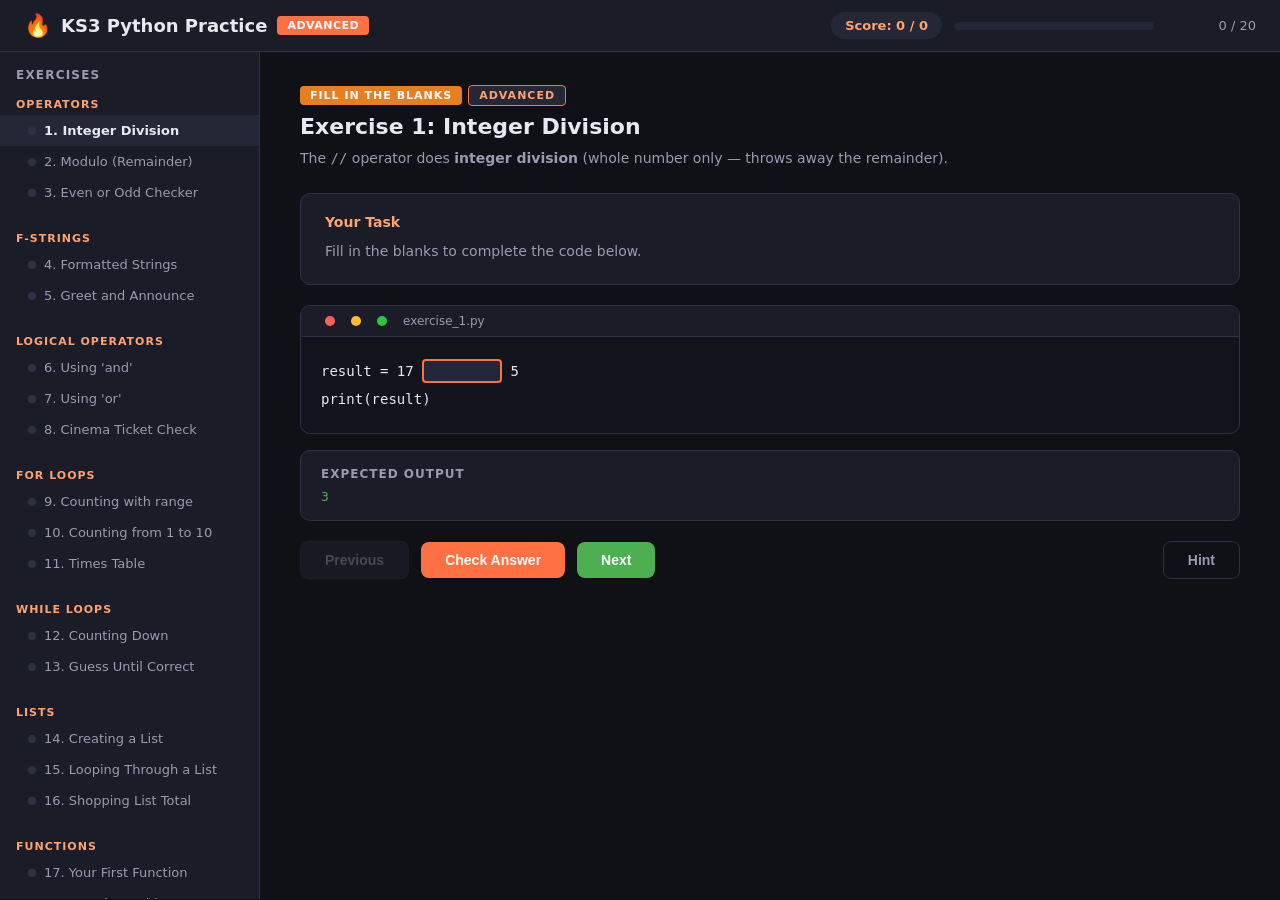
<file: python-practice-ks3-advanced.html>
<!DOCTYPE html>
<html lang="en">
<head>
<meta charset="UTF-8">
<meta name="viewport" content="width=device-width, initial-scale=1.0">
<title>KS3 Python Practice — Advanced</title>
<style>
  *, *::before, *::after { box-sizing: border-box; margin: 0; padding: 0; }

  :root {
    --bg: #0f1117;
    --surface: #1a1d27;
    --surface2: #242736;
    --accent: #ff7043;          /* orange for advanced */
    --accent-light: #ffa270;
    --green: #4caf50;
    --green-bg: #1b3a1b;
    --red: #ef5350;
    --red-bg: #3a1b1b;
    --text: #e8e8f0;
    --text-dim: #9a9ab0;
    --border: #2e3145;
    --code-bg: #12141c;
  }

  body {
    font-family: 'Segoe UI', system-ui, -apple-system, sans-serif;
    background: var(--bg);
    color: var(--text);
    min-height: 100vh;
  }

  /* ---- Top Bar ---- */
  .topbar {
    background: var(--surface);
    border-bottom: 1px solid var(--border);
    padding: 12px 24px;
    display: flex;
    align-items: center;
    justify-content: space-between;
    position: sticky;
    top: 0;
    z-index: 100;
  }
  .topbar h1 {
    font-size: 18px;
    font-weight: 600;
    display: flex;
    align-items: center;
    gap: 10px;
  }
  .topbar h1 .level-tag {
    background: var(--accent);
    color: #fff;
    font-size: 11px;
    padding: 3px 10px;
    border-radius: 4px;
    font-weight: 700;
    text-transform: uppercase;
    letter-spacing: 0.5px;
  }
  .topbar h1 span.icon { font-size: 22px; }
  .progress-wrap {
    display: flex;
    align-items: center;
    gap: 12px;
  }
  .progress-bar-outer {
    width: 200px;
    height: 8px;
    background: var(--surface2);
    border-radius: 4px;
    overflow: hidden;
  }
  .progress-bar-inner {
    height: 100%;
    background: linear-gradient(90deg, var(--accent), var(--green));
    border-radius: 4px;
    transition: width 0.4s ease;
    width: 0%;
  }
  .progress-text {
    font-size: 13px;
    color: var(--text-dim);
    min-width: 90px;
    text-align: right;
  }
  .score-badge {
    background: var(--surface2);
    padding: 6px 14px;
    border-radius: 20px;
    font-size: 13px;
    font-weight: 600;
    color: var(--accent-light);
  }

  /* ---- Layout ---- */
  .main-container {
    display: flex;
    height: calc(100vh - 53px);
  }

  /* ---- Sidebar ---- */
  .sidebar {
    width: 260px;
    min-width: 260px;
    background: var(--surface);
    border-right: 1px solid var(--border);
    overflow-y: auto;
    padding: 16px 0;
  }
  .sidebar h2 {
    font-size: 12px;
    text-transform: uppercase;
    letter-spacing: 1.2px;
    color: var(--text-dim);
    padding: 0 16px;
    margin-bottom: 8px;
  }
  .topic-group { margin-bottom: 16px; }
  .topic-label {
    font-size: 11px;
    text-transform: uppercase;
    letter-spacing: 1px;
    color: var(--accent-light);
    padding: 8px 16px 4px;
    font-weight: 700;
  }
  .sidebar-item {
    padding: 8px 16px 8px 28px;
    font-size: 13px;
    cursor: pointer;
    display: flex;
    align-items: center;
    gap: 8px;
    transition: background 0.15s;
    color: var(--text-dim);
  }
  .sidebar-item:hover { background: var(--surface2); }
  .sidebar-item.active {
    background: var(--surface2);
    color: var(--text);
    font-weight: 600;
  }
  .sidebar-item .status-dot {
    width: 8px; height: 8px;
    border-radius: 50%;
    background: var(--border);
    flex-shrink: 0;
  }
  .sidebar-item .status-dot.completed { background: var(--green); }
  .sidebar-item .status-dot.wrong { background: var(--red); }

  /* ---- Content ---- */
  .content {
    flex: 1;
    overflow-y: auto;
    padding: 32px 40px;
    display: flex;
    flex-direction: column;
  }

  .exercise-header {
    margin-bottom: 24px;
  }
  .exercise-header .tag {
    display: inline-block;
    font-size: 11px;
    text-transform: uppercase;
    letter-spacing: 1px;
    background: var(--accent);
    color: #fff;
    padding: 3px 10px;
    border-radius: 4px;
    margin-bottom: 8px;
    font-weight: 600;
    margin-right: 6px;
  }
  .exercise-header .tag.fill { background: #e67e22; }
  .exercise-header .tag.code { background: var(--accent); }
  .exercise-header .tag.diff {
    background: var(--surface2);
    color: var(--accent-light);
    border: 1px solid var(--accent);
  }
  .exercise-header h2 {
    font-size: 22px;
    font-weight: 700;
    margin-bottom: 8px;
  }
  .exercise-header p {
    color: var(--text-dim);
    font-size: 14px;
    line-height: 1.6;
  }

  /* ---- Task Box ---- */
  .task-box {
    background: var(--surface);
    border: 1px solid var(--border);
    border-radius: 10px;
    padding: 20px 24px;
    margin-bottom: 20px;
  }
  .task-box h3 {
    font-size: 14px;
    font-weight: 600;
    margin-bottom: 10px;
    color: var(--accent-light);
  }
  .task-box p, .task-box ul {
    font-size: 14px;
    line-height: 1.7;
    color: var(--text-dim);
  }
  .task-box ul { padding-left: 20px; }
  .task-box li { margin-bottom: 4px; }
  .task-box code {
    background: var(--code-bg);
    padding: 2px 6px;
    border-radius: 4px;
    font-family: 'Fira Code', 'Consolas', monospace;
    font-size: 13px;
    color: #e8d44d;
  }

  /* ---- Code Editor Area ---- */
  .editor-area {
    background: var(--code-bg);
    border: 1px solid var(--border);
    border-radius: 10px;
    overflow: hidden;
    margin-bottom: 16px;
  }
  .editor-tab-bar {
    background: var(--surface);
    padding: 8px 16px;
    font-size: 12px;
    color: var(--text-dim);
    border-bottom: 1px solid var(--border);
    display: flex;
    align-items: center;
    gap: 8px;
  }
  .editor-tab-bar .dot { width: 10px; height: 10px; border-radius: 50%; }
  .editor-tab-bar .dot.r { background: #ff5f57; }
  .editor-tab-bar .dot.y { background: #ffbd2e; }
  .editor-tab-bar .dot.g { background: #28c840; }
  .editor-tab-bar span { margin-left: 8px; }

  /* Fill-in-the-blank editor */
  .fill-editor {
    padding: 20px;
    font-family: 'Fira Code', 'Consolas', monospace;
    font-size: 14px;
    line-height: 2;
    color: var(--text);
  }
  .fill-editor .code-line {
    white-space: pre;
    display: block;
  }
  .fill-editor input.blank {
    background: var(--surface2);
    border: 2px solid var(--border);
    border-radius: 4px;
    color: #fff;
    font-family: 'Fira Code', 'Consolas', monospace;
    font-size: 14px;
    padding: 2px 8px;
    width: auto;
    min-width: 80px;
    outline: none;
    transition: border-color 0.2s;
  }
  .fill-editor input.blank:focus {
    border-color: var(--accent);
  }
  .fill-editor input.blank.correct {
    border-color: var(--green);
    background: var(--green-bg);
  }
  .fill-editor input.blank.wrong {
    border-color: var(--red);
    background: var(--red-bg);
  }

  /* Full code editor */
  textarea.code-editor {
    width: 100%;
    min-height: 200px;
    background: var(--code-bg);
    color: var(--text);
    border: none;
    padding: 20px;
    font-family: 'Fira Code', 'Consolas', monospace;
    font-size: 14px;
    line-height: 1.7;
    resize: vertical;
    outline: none;
    tab-size: 4;
  }

  /* ---- Expected Output ---- */
  .expected-output {
    background: var(--surface);
    border: 1px solid var(--border);
    border-radius: 10px;
    padding: 16px 20px;
    margin-bottom: 20px;
  }
  .expected-output h4 {
    font-size: 12px;
    text-transform: uppercase;
    letter-spacing: 1px;
    color: var(--text-dim);
    margin-bottom: 8px;
  }
  .expected-output pre {
    font-family: 'Fira Code', 'Consolas', monospace;
    font-size: 13px;
    color: var(--green);
    white-space: pre-wrap;
  }

  /* ---- Buttons ---- */
  .btn-row {
    display: flex;
    gap: 12px;
    align-items: center;
    flex-wrap: wrap;
  }
  .btn {
    padding: 10px 24px;
    border: none;
    border-radius: 8px;
    font-size: 14px;
    font-weight: 600;
    cursor: pointer;
    transition: all 0.2s;
  }
  .btn-check {
    background: var(--accent);
    color: #fff;
  }
  .btn-check:hover { background: var(--accent-light); }
  .btn-next {
    background: var(--green);
    color: #fff;
  }
  .btn-next:hover { opacity: 0.9; }
  .btn-prev {
    background: var(--surface2);
    color: var(--text-dim);
    border: 1px solid var(--border);
  }
  .btn-prev:hover { background: var(--surface); }
  .btn-hint {
    background: transparent;
    color: var(--text-dim);
    border: 1px solid var(--border);
    margin-left: auto;
  }
  .btn-hint:hover { border-color: var(--accent); color: var(--accent-light); }
  .btn:disabled {
    opacity: 0.4;
    cursor: not-allowed;
  }

  /* ---- Feedback ---- */
  .feedback {
    margin-top: 16px;
    padding: 14px 18px;
    border-radius: 8px;
    font-size: 14px;
    display: none;
  }
  .feedback.success {
    display: block;
    background: var(--green-bg);
    border: 1px solid var(--green);
    color: #81c784;
  }
  .feedback.error {
    display: block;
    background: var(--red-bg);
    border: 1px solid var(--red);
    color: #ef9a9a;
  }
  .feedback.hint {
    display: block;
    background: #1b2a3a;
    border: 1px solid #2196f3;
    color: #90caf9;
  }

  /* ---- Completion Screen ---- */
  .completion-screen {
    display: none;
    flex-direction: column;
    align-items: center;
    justify-content: center;
    text-align: center;
    flex: 1;
    padding: 40px;
  }
  .completion-screen.show { display: flex; }
  .completion-screen .trophy { font-size: 64px; margin-bottom: 20px; }
  .completion-screen h2 { font-size: 28px; margin-bottom: 12px; }
  .completion-screen p { color: var(--text-dim); font-size: 16px; margin-bottom: 8px; }
  .completion-screen .final-score {
    font-size: 48px;
    font-weight: 800;
    color: var(--accent-light);
    margin: 20px 0;
  }
  .btn-restart {
    background: var(--accent);
    color: #fff;
    margin-top: 20px;
  }

  @media (max-width: 800px) {
    .sidebar { display: none; }
    .content { padding: 20px 16px; }
    .progress-bar-outer { width: 120px; }
  }
</style>
</head>
<body>

<div class="topbar">
  <h1><span class="icon">&#128293;</span> KS3 Python Practice <span class="level-tag">Advanced</span></h1>
  <div class="progress-wrap">
    <div class="score-badge" id="scoreBadge">Score: 0 / 0</div>
    <div class="progress-bar-outer"><div class="progress-bar-inner" id="progressBar"></div></div>
    <div class="progress-text" id="progressText">0 / 20</div>
  </div>
</div>

<div class="main-container">
  <nav class="sidebar" id="sidebar"></nav>
  <main class="content" id="mainContent"></main>
</div>

<script>
// ===================== EXERCISE DATA =====================
const exercises = [

  // ---- TOPIC 1: OPERATORS (// % **) ----
  {
    id: 1, topic: "Operators", type: "fill",
    title: "Integer Division",
    description: "The <code>//</code> operator does <strong>integer division</strong> (whole number only — throws away the remainder).",
    lines: [
      { before: 'result = 17 ', blank: '//', after: ' 5' },
      { before: 'print(result)', blank: '', after: '' }
    ],
    hint: "Use two forward slashes //. 17 divided by 5 gives 3 (remainder thrown away).",
    expectedOutput: "3"
  },
  {
    id: 2, topic: "Operators", type: "fill",
    title: "Modulo (Remainder)",
    description: "The <code>%</code> operator gives the <strong>remainder</strong> after division. Great for checking if a number is even or odd!",
    lines: [
      { before: 'number = 23', blank: '', after: '' },
      { before: 'remainder = number ', blank: '%', after: ' 5' },
      { before: 'print(', blank: 'remainder', after: ')' }
    ],
    hint: "Use the % symbol. 23 divided by 5 is 4 remainder 3.",
    expectedOutput: "3"
  },
  {
    id: 3, topic: "Operators", type: "code",
    title: "Even or Odd Checker",
    description: "Ask the user <code>\"Enter a number: \"</code>, convert to int. Use the <code>%</code> operator to check if it's even (remainder of 0 when divided by 2). Print <code>\"Even\"</code> or <code>\"Odd\"</code>.",
    starterCode: '# Check if number is even or odd\n',
    checks: [
      { type: "contains", value: 'input', msg: "Use input() to ask for the number" },
      { type: "contains", value: 'int', msg: "Convert the input to int" },
      { type: "contains", value: '%', msg: "Use the % operator to get the remainder" },
      { type: "contains", value: '2', msg: "Divide by 2 to check even/odd" },
      { type: "contains", value: 'if', msg: "Use an if statement" },
      { type: "contains", value: 'Even', msg: 'Print "Even" for even numbers' },
      { type: "contains", value: 'Odd', msg: 'Print "Odd" for odd numbers' }
    ],
    hint: "if number % 2 == 0: print(\"Even\") else: print(\"Odd\")",
    expectedOutput: "Enter a number: \nEven / Odd"
  },

  // ---- TOPIC 2: F-STRINGS ----
  {
    id: 4, topic: "F-Strings", type: "fill",
    title: "Formatted Strings",
    description: "An <code>f-string</code> lets you embed variables directly inside text using <code>{ }</code>. Place <code>f</code> before the quote.",
    lines: [
      { before: 'name = "Sam"', blank: '', after: '' },
      { before: 'age = 13', blank: '', after: '' },
      { before: 'print(', blank: 'f', after: '"My name is {name} and I am {age}")' }
    ],
    hint: "The letter that turns a string into an f-string goes before the opening quote: f\"...\"",
    expectedOutput: "My name is Sam and I am 13"
  },
  {
    id: 5, topic: "F-Strings", type: "code",
    title: "Greet and Announce",
    description: "Ask for the user's <code>name</code> and <code>favourite_food</code>. Use an <strong>f-string</strong> to print: <code>Hi [name]! You love [favourite_food].</code>",
    starterCode: '# Ask for name and favourite food, then use an f-string\n',
    checks: [
      { type: "contains", value: 'input', msg: "Use input() for both name and food" },
      { type: "contains", value: 'name', msg: "Use a variable called name" },
      { type: "contains", value: 'favourite_food', msg: "Use a variable called favourite_food" },
      { type: "regex", value: 'f["\\\']', msg: "Use an f-string (prefix a string with f)" },
      { type: "contains", value: '{name}', msg: "Include {name} inside the f-string" },
      { type: "contains", value: '{favourite_food}', msg: "Include {favourite_food} inside the f-string" }
    ],
    hint: 'print(f"Hi {name}! You love {favourite_food}.")',
    expectedOutput: "Hi [name]! You love [food]."
  },

  // ---- TOPIC 3: LOGICAL OPERATORS (and / or / not) ----
  {
    id: 6, topic: "Logical Operators", type: "fill",
    title: "Using 'and'",
    description: "The <code>and</code> operator checks if <strong>both</strong> conditions are True.",
    lines: [
      { before: 'age = 15', blank: '', after: '' },
      { before: 'has_ticket = True', blank: '', after: '' },
      { before: 'if age >= 12 ', blank: 'and', after: ' has_ticket:' },
      { before: '    print("', blank: 'Welcome!', after: '")' }
    ],
    hint: "The keyword that means 'both must be true' is and.",
    expectedOutput: "Welcome!"
  },
  {
    id: 7, topic: "Logical Operators", type: "fill",
    title: "Using 'or'",
    description: "The <code>or</code> operator checks if <strong>at least one</strong> condition is True.",
    lines: [
      { before: 'day = "Saturday"', blank: '', after: '' },
      { before: 'if day == "Saturday" ', blank: 'or', after: ' day == "Sunday":' },
      { before: '    print("It\'s the weekend!")', blank: '', after: '' }
    ],
    hint: "The keyword that means 'either can be true' is or.",
    expectedOutput: "It's the weekend!"
  },
  {
    id: 8, topic: "Logical Operators", type: "code",
    title: "Cinema Ticket Check",
    description: "Ask the user for their <code>age</code> (int) and whether they have a <code>guardian</code> (input <code>\"yes\"</code> or <code>\"no\"</code>). If age is 15 or older, <strong>OR</strong> they have a guardian, print <code>\"You can watch the film\"</code>. Otherwise print <code>\"Sorry, you cannot watch this film\"</code>.",
    starterCode: '# Cinema age check with guardian rule\n',
    checks: [
      { type: "contains", value: 'input', msg: "Use input() for both questions" },
      { type: "contains", value: 'int', msg: "Convert the age to an int" },
      { type: "contains", value: 'if', msg: "Use an if statement" },
      { type: "contains", value: 'or', msg: "Use the or logical operator" },
      { type: "contains", value: '15', msg: "Check if age is 15 or more" },
      { type: "contains", value: 'You can watch', msg: 'Print "You can watch the film"' },
      { type: "contains", value: 'Sorry', msg: 'Print a "Sorry" message for rejected' }
    ],
    hint: 'if age >= 15 or guardian == "yes":',
    expectedOutput: "You can watch the film / Sorry, you cannot watch this film"
  },

  // ---- TOPIC 4: FOR LOOPS ----
  {
    id: 9, topic: "For Loops", type: "fill",
    title: "Counting with range",
    description: "A <code>for</code> loop with <code>range(n)</code> repeats something <code>n</code> times (from 0 up to n-1).",
    lines: [
      { before: '', blank: 'for', after: ' i in range(5):' },
      { before: '    print(', blank: 'i', after: ')' }
    ],
    hint: "The keyword that starts a loop is for. Print the loop variable i to see it count.",
    expectedOutput: "0\n1\n2\n3\n4"
  },
  {
    id: 10, topic: "For Loops", type: "fill",
    title: "Counting from 1 to 10",
    description: "Use <code>range(start, stop)</code> — remember <code>stop</code> is NOT included!",
    lines: [
      { before: 'for i in ', blank: 'range', after: '(1, 11):' },
      { before: '    print(i)', blank: '', after: '' }
    ],
    hint: "Use range(1, 11) — this counts from 1 up to 10 (11 is excluded).",
    expectedOutput: "1\n2\n3\n...\n10"
  },
  {
    id: 11, topic: "For Loops", type: "code",
    title: "Times Table",
    description: "Ask the user for a number. Use a <code>for</code> loop to print its times table from 1 to 10. For example, if the number is 3, print lines like <code>3 x 1 = 3</code>, <code>3 x 2 = 6</code>, etc. (Use an f-string!)",
    starterCode: '# Print the times table for the number entered\n',
    checks: [
      { type: "contains", value: 'input', msg: "Use input() to ask for a number" },
      { type: "contains", value: 'int', msg: "Convert the input to int" },
      { type: "contains", value: 'for', msg: "Use a for loop" },
      { type: "contains", value: 'range', msg: "Use range() in your loop" },
      { type: "contains", value: '11', msg: "Use range(1, 11) to go from 1 to 10" },
      { type: "contains", value: '*', msg: "Multiply the number by i using *" },
      { type: "contains", value: 'print', msg: "Print each line of the table" }
    ],
    hint: 'for i in range(1, 11): print(f"{num} x {i} = {num * i}")',
    expectedOutput: "3 x 1 = 3\n3 x 2 = 6\n...\n3 x 10 = 30"
  },

  // ---- TOPIC 5: WHILE LOOPS ----
  {
    id: 12, topic: "While Loops", type: "fill",
    title: "Counting Down",
    description: "A <code>while</code> loop repeats as long as a condition is True. Don't forget to change the variable inside the loop!",
    lines: [
      { before: 'count = 5', blank: '', after: '' },
      { before: '', blank: 'while', after: ' count > 0:' },
      { before: '    print(count)', blank: '', after: '' },
      { before: '    count = count ', blank: '-', after: ' 1' }
    ],
    hint: "Use while to start the loop. Subtract 1 each time using the - operator.",
    expectedOutput: "5\n4\n3\n2\n1"
  },
  {
    id: 13, topic: "While Loops", type: "code",
    title: "Guess Until Correct",
    description: "The secret number is <code>7</code>. Use a <code>while</code> loop to keep asking <code>\"Guess the number: \"</code> until the user enters 7. When they get it right, print <code>\"Correct!\"</code>.",
    starterCode: '# Keep asking until they guess 7\nsecret = 7\n',
    checks: [
      { type: "contains", value: 'while', msg: "Use a while loop" },
      { type: "contains", value: 'input', msg: "Ask the user for input inside the loop" },
      { type: "contains", value: 'int', msg: "Convert the input to int to compare numbers" },
      { type: "contains", value: 'secret', msg: "Compare against the secret variable" },
      { type: "contains", value: 'Correct', msg: 'Print "Correct!" when they guess right' }
    ],
    hint: "guess = 0\nwhile guess != secret:\n    guess = int(input(\"Guess the number: \"))\nprint(\"Correct!\")",
    expectedOutput: "Guess the number: ... (until correct)\nCorrect!"
  },

  // ---- TOPIC 6: LISTS ----
  {
    id: 14, topic: "Lists", type: "fill",
    title: "Creating a List",
    description: "A <strong>list</strong> stores multiple values in order. Use square brackets <code>[ ]</code>.",
    lines: [
      { before: 'fruits = ', blank: '["apple", "banana", "cherry"]', after: '' },
      { before: 'print(fruits[', blank: '0', after: '])' }
    ],
    hint: 'Put values in square brackets, separated by commas. Lists start at index 0!',
    expectedOutput: "apple"
  },
  {
    id: 15, topic: "Lists", type: "fill",
    title: "Looping Through a List",
    description: "A <code>for</code> loop can go through every item in a list.",
    lines: [
      { before: 'colours = ["red", "green", "blue"]', blank: '', after: '' },
      { before: 'for ', blank: 'colour', after: ' in colours:' },
      { before: '    print(', blank: 'colour', after: ')' }
    ],
    hint: "Pick any name for the loop variable (e.g. colour) — it holds each item, one at a time.",
    expectedOutput: "red\ngreen\nblue"
  },
  {
    id: 16, topic: "Lists", type: "code",
    title: "Shopping List Total",
    description: "Create a list called <code>prices</code> containing <code>[3, 5, 2, 8, 4]</code>. Use a <code>for</code> loop to add all the numbers together. Print the result with the message <code>\"Total: £\"</code> followed by the total.",
    starterCode: '# Work out the total of all prices\n',
    checks: [
      { type: "contains", value: 'prices', msg: "Create a list called prices" },
      { type: "contains", value: '[3, 5, 2, 8, 4]', msg: "The list should be [3, 5, 2, 8, 4]" },
      { type: "contains", value: 'for', msg: "Use a for loop to go through the list" },
      { type: "contains", value: '+', msg: "Add each price to a running total" },
      { type: "contains", value: 'print', msg: "Print the final total" },
      { type: "contains", value: 'Total', msg: 'Include the message "Total"' }
    ],
    hint: 'total = 0\nfor price in prices:\n    total = total + price\nprint(f"Total: £{total}")',
    expectedOutput: "Total: £22"
  },

  // ---- TOPIC 7: FUNCTIONS ----
  {
    id: 17, topic: "Functions", type: "fill",
    title: "Your First Function",
    description: "A <code>function</code> is a block of code you can reuse. Use <code>def</code> to create one.",
    lines: [
      { before: '', blank: 'def', after: ' greet():' },
      { before: '    print("Hello there!")', blank: '', after: '' },
      { before: '', blank: 'greet', after: '()' }
    ],
    hint: "The keyword that defines a function is def. To run a function, type its name followed by ().",
    expectedOutput: "Hello there!"
  },
  {
    id: 18, topic: "Functions", type: "fill",
    title: "Functions with Parameters",
    description: "Parameters let you pass information INTO a function. They go in the brackets.",
    lines: [
      { before: 'def greet(', blank: 'name', after: '):' },
      { before: '    print(f"Hello, ', blank: '{name}', after: '!")' },
      { before: 'greet("Alex")', blank: '', after: '' },
      { before: 'greet("Sam")', blank: '', after: '' }
    ],
    hint: "Put the parameter name in the brackets. Then use it inside the function with an f-string.",
    expectedOutput: "Hello, Alex!\nHello, Sam!"
  },
  {
    id: 19, topic: "Functions", type: "code",
    title: "Square Function",
    description: "Create a function called <code>square</code> that takes one parameter <code>n</code> and <code>return</code>s <code>n * n</code>. Then call it with the number <code>6</code> and print the result.",
    starterCode: '# Define the square function, then use it\n',
    checks: [
      { type: "contains", value: 'def', msg: "Use def to define the function" },
      { type: "contains", value: 'square', msg: "Name the function square" },
      { type: "contains", value: 'return', msg: "Use return to send the answer back" },
      { type: "contains", value: '*', msg: "Use * to multiply n by itself" },
      { type: "contains", value: 'square(6)', msg: "Call square(6) somewhere" },
      { type: "contains", value: 'print', msg: "Print the result" }
    ],
    hint: "def square(n):\n    return n * n\nprint(square(6))",
    expectedOutput: "36"
  },

  // ---- FINAL CHALLENGE: combines multiple ideas ----
  {
    id: 20, topic: "Challenge", type: "code",
    title: "Final Challenge: Number Guessing Game",
    description: "Put it all together! The secret number is <code>42</code>. Use a <code>while</code> loop to keep asking the user <code>\"Your guess: \"</code>. If their guess is too low print <code>\"Too low!\"</code>. If too high print <code>\"Too high!\"</code>. When correct, print <code>\"You got it!\"</code> and stop the loop.",
    starterCode: '# Build the number guessing game\nsecret = 42\n',
    checks: [
      { type: "contains", value: 'while', msg: "Use a while loop" },
      { type: "contains", value: 'input', msg: "Ask for input inside the loop" },
      { type: "contains", value: 'int', msg: "Convert input to int" },
      { type: "contains", value: 'if', msg: "Use if to check the guess" },
      { type: "contains", value: 'elif', msg: "Use elif for the middle condition" },
      { type: "contains", value: 'Too low', msg: 'Print "Too low!" for low guesses' },
      { type: "contains", value: 'Too high', msg: 'Print "Too high!" for high guesses' },
      { type: "contains", value: 'You got it', msg: 'Print "You got it!" when correct' }
    ],
    hint: "Start with guess = 0. Loop while guess != secret. Use if/elif/else to compare guess with secret.",
    expectedOutput: "Your guess: 20\nToo low!\nYour guess: 50\nToo high!\nYour guess: 42\nYou got it!"
  }
];

// ===================== STATE =====================
let currentIndex = 0;
let completed = {};
let attempts = {};

// ===================== RENDER SIDEBAR =====================
function renderSidebar() {
  const sb = document.getElementById('sidebar');
  let html = '<h2>Exercises</h2>';
  let currentTopic = '';

  exercises.forEach((ex, i) => {
    if (ex.topic !== currentTopic) {
      currentTopic = ex.topic;
      html += `<div class="topic-group"><div class="topic-label">${currentTopic}</div>`;
    }
    const statusClass = completed[ex.id] === true ? 'completed' : completed[ex.id] === false ? 'wrong' : '';
    const activeClass = i === currentIndex ? 'active' : '';
    html += `<div class="sidebar-item ${activeClass}" onclick="goTo(${i})">
      <span class="status-dot ${statusClass}"></span>
      ${ex.id}. ${ex.title}
    </div>`;
    if (i === exercises.length - 1 || exercises[i + 1].topic !== currentTopic) {
      html += '</div>';
    }
  });

  sb.innerHTML = html;
}

// ===================== RENDER EXERCISE =====================
function renderExercise() {
  const ex = exercises[currentIndex];
  const main = document.getElementById('mainContent');

  const typeTag = ex.type === 'fill'
    ? '<span class="tag fill">Fill in the Blanks</span>'
    : '<span class="tag code">Write Code</span>';
  const diffTag = '<span class="tag diff">Advanced</span>';

  let editorHTML = '';
  if (ex.type === 'fill') {
    let linesHTML = '';
    ex.lines.forEach((line, li) => {
      if (line.blank === '') {
        linesHTML += `<span class="code-line">${escapeHTML(line.before)}${escapeHTML(line.after)}</span>`;
      } else {
        const w = Math.max(line.blank.length * 10 + 20, 80);
        linesHTML += `<span class="code-line">${escapeHTML(line.before)}<input class="blank" data-line="${li}" data-answer="${escapeAttr(line.blank)}" style="width:${w}px" spellcheck="false" autocomplete="off">${escapeHTML(line.after)}</span>`;
      }
    });
    editorHTML = `<div class="fill-editor">${linesHTML}</div>`;
  } else {
    editorHTML = `<textarea class="code-editor" id="codeEditor" spellcheck="false">${escapeHTML(ex.starterCode || '')}</textarea>`;
  }

  let expectedHTML = '';
  if (ex.expectedOutput) {
    expectedHTML = `<div class="expected-output">
      <h4>Expected Output</h4>
      <pre>${escapeHTML(ex.expectedOutput)}</pre>
    </div>`;
  }

  main.innerHTML = `
    <div class="exercise-content">
      <div class="exercise-header">
        ${typeTag}${diffTag}
        <h2>Exercise ${ex.id}: ${ex.title}</h2>
        <p>${ex.description}</p>
      </div>

      <div class="task-box">
        <h3>Your Task</h3>
        <p>${ex.type === 'fill' ? 'Fill in the blanks to complete the code below.' : 'Write the complete code in the editor below.'}</p>
      </div>

      <div class="editor-area">
        <div class="editor-tab-bar">
          <span class="dot r"></span><span class="dot y"></span><span class="dot g"></span>
          <span>exercise_${ex.id}.py</span>
        </div>
        ${editorHTML}
      </div>

      ${expectedHTML}

      <div class="btn-row">
        <button class="btn btn-prev" onclick="prev()" ${currentIndex === 0 ? 'disabled' : ''}>Previous</button>
        <button class="btn btn-check" onclick="checkAnswer()">Check Answer</button>
        <button class="btn btn-next" onclick="next()" id="nextBtn">${currentIndex === exercises.length - 1 ? 'Finish' : 'Next'}</button>
        <button class="btn btn-hint" onclick="showHint()">Hint</button>
      </div>

      <div class="feedback" id="feedback"></div>
    </div>
  `;

  requestAnimationFrame(() => {
    const firstBlank = main.querySelector('input.blank');
    const editor = document.getElementById('codeEditor');
    if (firstBlank) firstBlank.focus();
    else if (editor) editor.focus();
  });

  renderSidebar();
  updateProgress();
}

// ===================== CHECK ANSWER =====================
function checkAnswer() {
  const ex = exercises[currentIndex];
  const fb = document.getElementById('feedback');

  if (ex.type === 'fill') {
    const blanks = document.querySelectorAll('input.blank');
    let allCorrect = true;
    blanks.forEach(b => {
      const answer = b.dataset.answer.trim().toLowerCase().replace(/\s+/g, ' ');
      const userVal = b.value.trim().toLowerCase().replace(/\s+/g, ' ');
      if (userVal === answer) {
        b.classList.remove('wrong');
        b.classList.add('correct');
      } else {
        b.classList.remove('correct');
        b.classList.add('wrong');
        allCorrect = false;
      }
    });

    if (allCorrect) {
      completed[ex.id] = true;
      fb.className = 'feedback success';
      fb.textContent = 'Correct! Well done!';
    } else {
      completed[ex.id] = false;
      fb.className = 'feedback error';
      fb.textContent = 'Not quite right. Check the highlighted blanks and try again.';
    }
  } else {
    const editor = document.getElementById('codeEditor');
    const code = editor.value;

    if (code.trim() === '' || code.trim() === (ex.starterCode || '').trim()) {
      fb.className = 'feedback error';
      fb.textContent = 'Write your code first, then check!';
      return;
    }

    let allPass = true;
    let failMsg = '';
    for (const check of ex.checks) {
      if (check.type === 'contains') {
        if (!code.includes(check.value)) {
          allPass = false;
          failMsg = check.msg;
          break;
        }
      } else if (check.type === 'regex') {
        const re = new RegExp(check.value);
        if (!re.test(code)) {
          allPass = false;
          failMsg = check.msg;
          break;
        }
      }
    }

    if (allPass) {
      completed[ex.id] = true;
      fb.className = 'feedback success';
      fb.textContent = 'Correct! Your code looks great!';
    } else {
      completed[ex.id] = false;
      fb.className = 'feedback error';
      fb.textContent = failMsg || 'Not quite right. Check the requirements and try again.';
    }
  }

  renderSidebar();
  updateProgress();
}

// ===================== HINT =====================
function showHint() {
  const ex = exercises[currentIndex];
  const fb = document.getElementById('feedback');
  fb.className = 'feedback hint';
  fb.textContent = ex.hint;
}

// ===================== NAVIGATION =====================
function goTo(index) { currentIndex = index; renderExercise(); }
function next() {
  if (currentIndex < exercises.length - 1) { currentIndex++; renderExercise(); }
  else { showCompletion(); }
}
function prev() {
  if (currentIndex > 0) { currentIndex--; renderExercise(); }
}

// ===================== PROGRESS =====================
function updateProgress() {
  const total = exercises.length;
  const done = Object.values(completed).filter(v => v === true).length;
  const pct = Math.round((done / total) * 100);
  document.getElementById('progressBar').style.width = pct + '%';
  document.getElementById('progressText').textContent = `${done} / ${total}`;
  const totalAttempted = Object.keys(completed).length;
  document.getElementById('scoreBadge').textContent = `Score: ${done} / ${totalAttempted || 0}`;
}

// ===================== COMPLETION =====================
function showCompletion() {
  const total = exercises.length;
  const done = Object.values(completed).filter(v => v === true).length;
  const pct = Math.round((done / total) * 100);
  const main = document.getElementById('mainContent');
  main.innerHTML = `
    <div class="completion-screen show">
      <div class="trophy">&#127942;</div>
      <h2>Advanced Course Complete!</h2>
      <p>You've finished all ${total} exercises.</p>
      <div class="final-score">${done} / ${total}</div>
      <p>${pct >= 80 ? "Outstanding! You're ready for harder challenges." : pct >= 50 ? "Great effort! Review the tricky ones and try again." : "Good attempt! Keep practising the concepts you found tough."}</p>
      <button class="btn btn-restart" onclick="restart()">Restart Course</button>
    </div>
  `;
}

function restart() {
  currentIndex = 0;
  completed = {};
  attempts = {};
  renderExercise();
}

// ===================== UTILS =====================
function escapeHTML(str) {
  const div = document.createElement('div');
  div.textContent = str;
  return div.innerHTML;
}
function escapeAttr(str) {
  return str.replace(/"/g, '&quot;').replace(/'/g, '&#39;');
}

renderExercise();
</script>

</body>
</html>
</file>
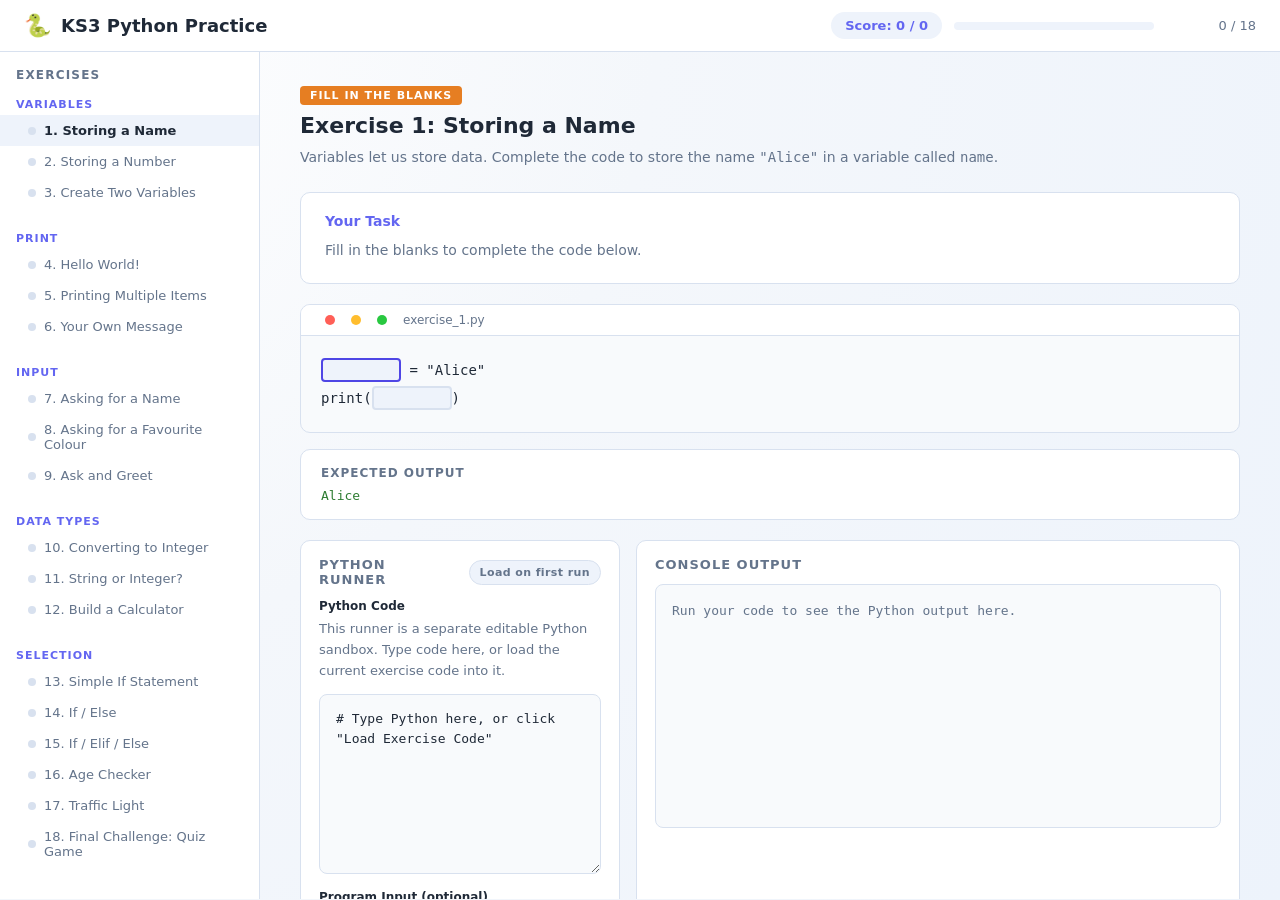
<file: python-practice-ks3.html>
<!DOCTYPE html>
<html lang="en">
<head>
<meta charset="UTF-8">
<meta name="viewport" content="width=device-width, initial-scale=1.0">
<title>KS3 Python Practice Course</title>
<style>
  *, *::before, *::after { box-sizing: border-box; margin: 0; padding: 0; }

  :root {
    --bg: #f4f7fb;
    --surface: #ffffff;
    --surface2: #eef3fb;
    --accent: #4f46e5;
    --accent-light: #6366f1;
    --green: #2e7d32;
    --green-bg: #e8f5e9;
    --red: #c62828;
    --red-bg: #fdecea;
    --text: #1f2937;
    --text-dim: #64748b;
    --border: #d8e1ef;
    --code-bg: #f8fafc;
  }

  body {
    font-family: 'Segoe UI', system-ui, -apple-system, sans-serif;
    background:
      radial-gradient(circle at top left, #ffffff 0%, #f4f7fb 42%, #edf3fb 100%);
    color: var(--text);
    min-height: 100vh;
  }

  /* ---- Top Bar ---- */
  .topbar {
    background: var(--surface);
    border-bottom: 1px solid var(--border);
    padding: 12px 24px;
    display: flex;
    align-items: center;
    justify-content: space-between;
    position: sticky;
    top: 0;
    z-index: 100;
  }
  .topbar h1 {
    font-size: 18px;
    font-weight: 600;
    display: flex;
    align-items: center;
    gap: 10px;
  }
  .topbar h1 span.icon { font-size: 22px; }
  .progress-wrap {
    display: flex;
    align-items: center;
    gap: 12px;
  }
  .progress-bar-outer {
    width: 200px;
    height: 8px;
    background: var(--surface2);
    border-radius: 4px;
    overflow: hidden;
  }
  .progress-bar-inner {
    height: 100%;
    background: linear-gradient(90deg, var(--accent), var(--green));
    border-radius: 4px;
    transition: width 0.4s ease;
    width: 0%;
  }
  .progress-text {
    font-size: 13px;
    color: var(--text-dim);
    min-width: 90px;
    text-align: right;
  }
  .score-badge {
    background: var(--surface2);
    padding: 6px 14px;
    border-radius: 20px;
    font-size: 13px;
    font-weight: 600;
    color: var(--accent-light);
  }

  /* ---- Layout ---- */
  .main-container {
    display: flex;
    height: calc(100vh - 53px);
  }

  /* ---- Sidebar ---- */
  .sidebar {
    width: 260px;
    min-width: 260px;
    background: var(--surface);
    border-right: 1px solid var(--border);
    overflow-y: auto;
    padding: 16px 0;
  }
  .sidebar h2 {
    font-size: 12px;
    text-transform: uppercase;
    letter-spacing: 1.2px;
    color: var(--text-dim);
    padding: 0 16px;
    margin-bottom: 8px;
  }
  .topic-group { margin-bottom: 16px; }
  .topic-label {
    font-size: 11px;
    text-transform: uppercase;
    letter-spacing: 1px;
    color: var(--accent-light);
    padding: 8px 16px 4px;
    font-weight: 700;
  }
  .sidebar-item {
    padding: 8px 16px 8px 28px;
    font-size: 13px;
    cursor: pointer;
    display: flex;
    align-items: center;
    gap: 8px;
    transition: background 0.15s;
    color: var(--text-dim);
  }
  .sidebar-item:hover { background: var(--surface2); }
  .sidebar-item.active {
    background: var(--surface2);
    color: var(--text);
    font-weight: 600;
  }
  .sidebar-item .status-dot {
    width: 8px; height: 8px;
    border-radius: 50%;
    background: var(--border);
    flex-shrink: 0;
  }
  .sidebar-item .status-dot.completed { background: var(--green); }
  .sidebar-item .status-dot.wrong { background: var(--red); }

  /* ---- Content ---- */
  .content {
    flex: 1;
    overflow-y: auto;
    padding: 32px 40px;
    display: flex;
    flex-direction: column;
  }

  .exercise-header {
    margin-bottom: 24px;
  }
  .exercise-header .tag {
    display: inline-block;
    font-size: 11px;
    text-transform: uppercase;
    letter-spacing: 1px;
    background: var(--accent);
    color: #fff;
    padding: 3px 10px;
    border-radius: 4px;
    margin-bottom: 8px;
    font-weight: 600;
  }
  .exercise-header .tag.fill { background: #e67e22; }
  .exercise-header .tag.code { background: var(--accent); }
  .exercise-header h2 {
    font-size: 22px;
    font-weight: 700;
    margin-bottom: 8px;
  }
  .exercise-header p {
    color: var(--text-dim);
    font-size: 14px;
    line-height: 1.6;
  }

  /* ---- Task Box ---- */
  .task-box {
    background: var(--surface);
    border: 1px solid var(--border);
    border-radius: 10px;
    padding: 20px 24px;
    margin-bottom: 20px;
  }
  .task-box h3 {
    font-size: 14px;
    font-weight: 600;
    margin-bottom: 10px;
    color: var(--accent-light);
  }
  .task-box p, .task-box ul {
    font-size: 14px;
    line-height: 1.7;
    color: var(--text-dim);
  }
  .task-box ul { padding-left: 20px; }
  .task-box li { margin-bottom: 4px; }
  .task-box code {
    background: var(--code-bg);
    padding: 2px 6px;
    border-radius: 4px;
    font-family: 'Fira Code', 'Consolas', monospace;
    font-size: 13px;
    color: #b45309;
  }

  /* ---- Code Editor Area ---- */
  .editor-area {
    background: var(--code-bg);
    border: 1px solid var(--border);
    border-radius: 10px;
    overflow: hidden;
    margin-bottom: 16px;
  }
  .editor-tab-bar {
    background: var(--surface);
    padding: 8px 16px;
    font-size: 12px;
    color: var(--text-dim);
    border-bottom: 1px solid var(--border);
    display: flex;
    align-items: center;
    gap: 8px;
  }
  .editor-tab-bar .dot { width: 10px; height: 10px; border-radius: 50%; }
  .editor-tab-bar .dot.r { background: #ff5f57; }
  .editor-tab-bar .dot.y { background: #ffbd2e; }
  .editor-tab-bar .dot.g { background: #28c840; }
  .editor-tab-bar span { margin-left: 8px; }

  /* Fill-in-the-blank editor */
  .fill-editor {
    padding: 20px;
    font-family: 'Fira Code', 'Consolas', monospace;
    font-size: 14px;
    line-height: 2;
    color: var(--text);
  }
  .fill-editor .code-line {
    white-space: pre;
    display: block;
  }
  .fill-editor input.blank {
    background: var(--surface2);
    border: 2px solid var(--border);
    border-radius: 4px;
    color: var(--text);
    font-family: 'Fira Code', 'Consolas', monospace;
    font-size: 14px;
    padding: 2px 8px;
    width: auto;
    min-width: 80px;
    outline: none;
    transition: border-color 0.2s;
  }
  .fill-editor input.blank:focus {
    border-color: var(--accent);
  }
  .fill-editor input.blank.correct {
    border-color: var(--green);
    background: var(--green-bg);
  }
  .fill-editor input.blank.wrong {
    border-color: var(--red);
    background: var(--red-bg);
  }

  /* Full code editor */
  textarea.code-editor {
    width: 100%;
    min-height: 160px;
    background: var(--code-bg);
    color: var(--text);
    border: none;
    padding: 20px;
    font-family: 'Fira Code', 'Consolas', monospace;
    font-size: 14px;
    line-height: 1.7;
    resize: vertical;
    outline: none;
    tab-size: 4;
  }
  textarea.stdin-editor {
    width: 100%;
    min-height: 120px;
    background: var(--code-bg);
    color: var(--text);
    border: 1px solid var(--border);
    border-radius: 8px;
    padding: 14px 16px;
    font-family: 'Fira Code', 'Consolas', monospace;
    font-size: 13px;
    line-height: 1.6;
    resize: vertical;
    outline: none;
  }
  textarea.stdin-editor:focus {
    border-color: var(--accent);
  }
  textarea.runner-code-editor {
    width: 100%;
    min-height: 180px;
    background: var(--code-bg);
    color: var(--text);
    border: 1px solid var(--border);
    border-radius: 8px;
    padding: 14px 16px;
    font-family: 'Fira Code', 'Consolas', monospace;
    font-size: 13px;
    line-height: 1.6;
    resize: vertical;
    outline: none;
    tab-size: 4;
    margin-bottom: 12px;
  }
  textarea.runner-code-editor:focus {
    border-color: var(--accent);
  }

  /* ---- Python Runner ---- */
  .runner-grid {
    display: grid;
    grid-template-columns: minmax(260px, 320px) minmax(0, 1fr);
    gap: 16px;
    margin-bottom: 20px;
  }
  .runner-panel {
    background: var(--surface);
    border: 1px solid var(--border);
    border-radius: 10px;
    padding: 16px 18px;
  }
  .runner-header {
    display: flex;
    justify-content: space-between;
    align-items: center;
    gap: 12px;
    margin-bottom: 12px;
  }
  .runner-header h4 {
    font-size: 13px;
    text-transform: uppercase;
    letter-spacing: 1px;
    color: var(--text-dim);
  }
  .runtime-status {
    padding: 5px 10px;
    border-radius: 999px;
    font-size: 11px;
    font-weight: 700;
    letter-spacing: 0.4px;
    border: 1px solid var(--border);
    color: var(--text-dim);
    background: var(--surface2);
    white-space: nowrap;
  }
  .runtime-status.idle {
    color: var(--text-dim);
  }
  .runtime-status.loading,
  .runtime-status.running {
    color: #1565c0;
    border-color: #2196f3;
    background: #e3f2fd;
  }
  .runtime-status.ready {
    color: #2e7d32;
    border-color: var(--green);
    background: var(--green-bg);
  }
  .runtime-status.error {
    color: #c62828;
    border-color: var(--red);
    background: var(--red-bg);
  }
  .runner-label {
    display: block;
    font-size: 12px;
    font-weight: 600;
    color: var(--text);
    margin-bottom: 6px;
  }
  .runner-help {
    font-size: 13px;
    line-height: 1.6;
    color: var(--text-dim);
    margin-bottom: 12px;
  }
  .runner-buttons {
    margin-top: 12px;
  }
  .runner-console {
    min-height: 244px;
    background: var(--code-bg);
    border: 1px solid var(--border);
    border-radius: 8px;
    padding: 16px;
    font-family: 'Fira Code', 'Consolas', monospace;
    font-size: 13px;
    line-height: 1.6;
    color: var(--text);
    white-space: pre-wrap;
    overflow: auto;
  }
  .runner-console.placeholder {
    color: var(--text-dim);
  }

  /* ---- Expected Output ---- */
  .expected-output {
    background: var(--surface);
    border: 1px solid var(--border);
    border-radius: 10px;
    padding: 16px 20px;
    margin-bottom: 20px;
  }
  .expected-output h4 {
    font-size: 12px;
    text-transform: uppercase;
    letter-spacing: 1px;
    color: var(--text-dim);
    margin-bottom: 8px;
  }
  .expected-output pre {
    font-family: 'Fira Code', 'Consolas', monospace;
    font-size: 13px;
    color: var(--green);
    white-space: pre-wrap;
  }

  /* ---- Buttons ---- */
  .btn-row {
    display: flex;
    gap: 12px;
    align-items: center;
    flex-wrap: wrap;
  }
  .btn {
    padding: 10px 24px;
    border: none;
    border-radius: 8px;
    font-size: 14px;
    font-weight: 600;
    cursor: pointer;
    transition: all 0.2s;
  }
  .btn-check {
    background: var(--accent);
    color: #fff;
  }
  .btn-check:hover { background: var(--accent-light); }
  .btn-run {
    background: #2196f3;
    color: #fff;
  }
  .btn-run:hover { filter: brightness(1.07); }
  .btn-next {
    background: var(--green);
    color: #fff;
  }
  .btn-next:hover { opacity: 0.9; }
  .btn-prev {
    background: var(--surface2);
    color: var(--text-dim);
    border: 1px solid var(--border);
  }
  .btn-prev:hover { background: var(--surface); }
  .btn-hint {
    background: transparent;
    color: var(--text-dim);
    border: 1px solid var(--border);
    margin-left: auto;
  }
  .btn-hint:hover { border-color: var(--accent); color: var(--accent-light); }
  .btn-clear {
    background: transparent;
    color: var(--text-dim);
    border: 1px solid var(--border);
  }
  .btn-clear:hover { border-color: var(--accent); color: var(--text); }
  .btn:disabled {
    opacity: 0.4;
    cursor: not-allowed;
  }

  /* ---- Feedback ---- */
  .feedback {
    margin-top: 16px;
    padding: 14px 18px;
    border-radius: 8px;
    font-size: 14px;
    display: none;
    white-space: pre-wrap;
  }
  .feedback.success {
    display: block;
    background: var(--green-bg);
    border: 1px solid var(--green);
    color: #2e7d32;
  }
  .feedback.error {
    display: block;
    background: var(--red-bg);
    border: 1px solid var(--red);
    color: #c62828;
  }
  .feedback.hint {
    display: block;
    background: #e3f2fd;
    border: 1px solid #2196f3;
    color: #1565c0;
  }

  /* ---- Completion Screen ---- */
  .completion-screen {
    display: none;
    flex-direction: column;
    align-items: center;
    justify-content: center;
    text-align: center;
    flex: 1;
    padding: 40px;
  }
  .completion-screen.show { display: flex; }
  .completion-screen .trophy { font-size: 64px; margin-bottom: 20px; }
  .completion-screen h2 { font-size: 28px; margin-bottom: 12px; }
  .completion-screen p { color: var(--text-dim); font-size: 16px; margin-bottom: 8px; }
  .completion-screen .final-score {
    font-size: 48px;
    font-weight: 800;
    color: var(--accent-light);
    margin: 20px 0;
  }
  .btn-restart {
    background: var(--accent);
    color: #fff;
    margin-top: 20px;
  }

  /* ---- Responsive ---- */
  @media (max-width: 800px) {
    .sidebar { display: none; }
    .content { padding: 20px 16px; }
    .progress-bar-outer { width: 120px; }
  }
  @media (max-width: 980px) {
    .runner-grid {
      grid-template-columns: 1fr;
    }
  }
</style>
</head>
<body>

<!-- Top Bar -->
<div class="topbar">
  <h1><span class="icon">&#128013;</span> KS3 Python Practice</h1>
  <div class="progress-wrap">
    <div class="score-badge" id="scoreBadge">Score: 0 / 0</div>
    <div class="progress-bar-outer"><div class="progress-bar-inner" id="progressBar"></div></div>
    <div class="progress-text" id="progressText">0 / 18</div>
  </div>
</div>

<div class="main-container">
  <!-- Sidebar -->
  <nav class="sidebar" id="sidebar"></nav>

  <!-- Main Content -->
  <main class="content" id="mainContent">
    <!-- Exercise content rendered by JS -->
  </main>
</div>

<script>
// ===================== EXERCISE DATA =====================
const exercises = [
  // ---- TOPIC 1: VARIABLES ----
  {
    id: 1, topic: "Variables", type: "fill",
    title: "Storing a Name",
    description: "Variables let us store data. Complete the code to store the name <code>\"Alice\"</code> in a variable called <code>name</code>.",
    lines: [
      { before: '', blank: 'name', after: ' = "Alice"' },
      { before: 'print(', blank: 'name', after: ')' }
    ],
    hint: "A variable is created by writing its name, then = , then the value.",
    expectedOutput: "Alice"
  },
  {
    id: 2, topic: "Variables", type: "fill",
    title: "Storing a Number",
    description: "Store the number <code>25</code> in a variable called <code>age</code>, then print it.",
    lines: [
      { before: 'age = ', blank: '25', after: '' },
      { before: '', blank: 'print', after: '(age)' }
    ],
    hint: "Numbers don't need quotes around them. Use print() to display values.",
    expectedOutput: "25"
  },
  {
    id: 3, topic: "Variables", type: "code",
    title: "Create Two Variables",
    description: "Create a variable <code>subject</code> with the value <code>\"Computing\"</code> and a variable <code>room</code> with the value <code>12</code>. Print both on separate lines.",
    starterCode: '# Create your variables below\n\n\n# Print them\n',
    checks: [
      { type: "contains", value: 'subject', msg: "You need a variable called subject" },
      { type: "contains", value: '"Computing"', msg: "subject should store \"Computing\"" },
      { type: "contains", value: 'room', msg: "You need a variable called room" },
      { type: "contains", value: '12', msg: "room should store 12" },
      { type: "contains", value: 'print', msg: "Use print() to display the values" }
    ],
    hint: "Remember: text values need quotes, numbers don't. Use print(variable_name).",
    expectedOutput: "Computing\n12"
  },

  // ---- TOPIC 2: PRINT ----
  {
    id: 4, topic: "Print", type: "fill",
    title: "Hello World!",
    description: "The <code>print()</code> function displays text on screen. Complete the classic first program!",
    lines: [
      { before: '', blank: 'print', after: '("Hello World!")' }
    ],
    hint: "The function that displays output is called print.",
    expectedOutput: "Hello World!"
  },
  {
    id: 5, topic: "Print", type: "fill",
    title: "Printing Multiple Items",
    description: "You can print text and variables together using commas. Fill in the blanks.",
    lines: [
      { before: 'name = "Bob"', blank: '', after: '' },
      { before: 'print("Hello,", ', blank: 'name', after: ')' }
    ],
    hint: "Put the variable name (without quotes) after the comma inside print().",
    expectedOutput: "Hello, Bob"
  },
  {
    id: 6, topic: "Print", type: "code",
    title: "Your Own Message",
    description: "Write code that prints <code>I am learning Python</code> on the first line and <code>It is fun!</code> on the second line. Use two print statements.",
    starterCode: '# Write your two print statements below\n',
    checks: [
      { type: "output_match", value: 'I am learning Python\nIt is fun!' }
    ],
    hint: "Use two separate print() calls, each with the text in quotes.",
    expectedOutput: "I am learning Python\nIt is fun!"
  },

  // ---- TOPIC 3: INPUT ----
  {
    id: 7, topic: "Input", type: "fill",
    title: "Asking for a Name",
    description: "<code>input()</code> asks the user to type something. Complete the code to ask for the user's name and store it.",
    lines: [
      { before: 'name = ', blank: 'input', after: '("What is your name? ")' },
      { before: 'print("Hello,", ', blank: 'name', after: ')' }
    ],
    hint: "The function that reads user input is called input.",
    expectedOutput: "What is your name? \nHello, [user's name]"
  },
  {
    id: 8, topic: "Input", type: "fill",
    title: "Asking for a Favourite Colour",
    description: "Complete the code so it asks for a colour and prints a message.",
    lines: [
      { before: '', blank: 'colour', after: ' = input("What is your favourite colour? ")' },
      { before: 'print("Nice!", ', blank: 'colour', after: ', "is a great colour!")' }
    ],
    hint: "Store the result of input() in a variable called colour.",
    expectedOutput: "What is your favourite colour? \nNice! [colour] is a great colour!"
  },
  {
    id: 9, topic: "Input", type: "code",
    title: "Ask and Greet",
    description: "Write a program that asks <code>\"What is your hobby? \"</code> and stores the answer in a variable called <code>hobby</code>. Then prints <code>\"Cool! You like\"</code> followed by the hobby.",
    starterCode: '# Ask for the hobby and print the message\n',
    checks: [
      { type: "contains", value: 'input', msg: "Use input() to ask the user" },
      { type: "contains", value: 'hobby', msg: "Store the answer in a variable called hobby" },
      { type: "contains", value: '"What is your hobby? "', msg: 'The prompt should be exactly "What is your hobby? "' },
      { type: "contains", value: 'print', msg: "Use print() to display the output" }
    ],
    hint: 'Use: hobby = input("What is your hobby? ") then print("Cool! You like", hobby)',
    expectedOutput: 'What is your hobby? \nCool! You like [hobby]'
  },

  // ---- TOPIC 4: DATA TYPES (int, str, float) ----
  {
    id: 10, topic: "Data Types", type: "fill",
    title: "Converting to Integer",
    description: "<code>input()</code> always gives us a <strong>string</strong>. To do maths, we need to convert it to an <strong>integer</strong> using <code>int()</code>.",
    lines: [
      { before: 'age_text = input("Enter your age: ")', blank: '', after: '' },
      { before: 'age = ', blank: 'int', after: '(age_text)' },
      { before: 'print("Next year you will be", age ', blank: '+', after: ' 1)' }
    ],
    hint: "int() converts a string to a whole number. Use + to add numbers.",
    expectedOutput: "Enter your age: \nNext year you will be [age+1]"
  },
  {
    id: 11, topic: "Data Types", type: "fill",
    title: "String or Integer?",
    description: "Fix this code! The number needs to be converted so the addition works properly.",
    lines: [
      { before: 'num1 = ', blank: 'int', after: '(input("Enter a number: "))' },
      { before: 'result = num1 + 10', blank: '', after: '' },
      { before: 'print("Result:", ', blank: 'result', after: ')' }
    ],
    hint: "Wrap input() inside int() to convert the text into a number immediately.",
    expectedOutput: "Enter a number: \nResult: [num + 10]"
  },
  {
    id: 12, topic: "Data Types", type: "code",
    title: "Build a Calculator",
    description: "Ask the user for two numbers (<code>\"Enter number 1: \"</code> and <code>\"Enter number 2: \"</code>). Convert both to integers, add them together, and print the result with the message <code>\"The total is\"</code>.",
    starterCode: '# Ask for two numbers, convert, add, and print\n',
    checks: [
      { type: "contains", value: 'input', msg: "Use input() to ask for numbers" },
      { type: "contains", value: 'int', msg: "Convert the inputs to integers using int()" },
      { type: "contains", value: '+', msg: "Add the two numbers together using +" },
      { type: "contains", value: 'print', msg: "Print the result" },
      { type: "contains", value: 'The total is', msg: 'Include the message "The total is"' }
    ],
    hint: 'Pattern: num1 = int(input("Enter number 1: "))',
    expectedOutput: 'Enter number 1: \nEnter number 2: \nThe total is [sum]'
  },

  // ---- TOPIC 5: SELECTION (if / elif / else) ----
  {
    id: 13, topic: "Selection", type: "fill",
    title: "Simple If Statement",
    description: "An <code>if</code> statement checks a condition. If it's <strong>True</strong>, the indented code runs.",
    lines: [
      { before: 'temperature = 35', blank: '', after: '' },
      { before: '', blank: 'if', after: ' temperature > 30:' },
      { before: '    print("', blank: "It's hot!", after: '")' }
    ],
    hint: "The keyword that starts a condition check is if. Don't forget the colon at the end!",
    expectedOutput: "It's hot!"
  },
  {
    id: 14, topic: "Selection", type: "fill",
    title: "If / Else",
    description: "Use <code>else</code> to run different code when the condition is <strong>False</strong>.",
    lines: [
      { before: 'score = 40', blank: '', after: '' },
      { before: 'if score >= 50:', blank: '', after: '' },
      { before: '    print("Pass!")', blank: '', after: '' },
      { before: '', blank: 'else', after: ':' },
      { before: '    print("', blank: 'Try again', after: '")' }
    ],
    hint: "else catches everything that didn't match the if condition. It also needs a colon.",
    expectedOutput: "Try again"
  },
  {
    id: 15, topic: "Selection", type: "fill",
    title: "If / Elif / Else",
    description: "Use <code>elif</code> (else if) to check multiple conditions.",
    lines: [
      { before: 'grade = 75', blank: '', after: '' },
      { before: 'if grade >= 90:', blank: '', after: '' },
      { before: '    print("A")', blank: '', after: '' },
      { before: '', blank: 'elif', after: ' grade >= 70:' },
      { before: '    print("B")', blank: '', after: '' },
      { before: 'else:', blank: '', after: '' },
      { before: '    print("', blank: 'C', after: '")' }
    ],
    hint: "elif is short for 'else if'. It checks another condition if the previous one was False.",
    expectedOutput: "B"
  },
  {
    id: 16, topic: "Selection", type: "code",
    title: "Age Checker",
    description: "Ask the user <code>\"Enter your age: \"</code>, convert to an integer. If they are 18 or over, print <code>\"You are an adult\"</code>. Otherwise, print <code>\"You are a minor\"</code>.",
    starterCode: '# Ask for age and check if adult or minor\n',
    checks: [
      { type: "contains", value: 'input', msg: "Use input() to ask for the age" },
      { type: "contains", value: 'int', msg: "Convert the input to an integer" },
      { type: "contains", value: 'if', msg: "Use an if statement to check the age" },
      { type: "contains", value: '18', msg: "Check against the age 18" },
      { type: "contains", value: 'else', msg: "Use else for the other case" },
      { type: "contains", value: 'You are an adult', msg: 'Print "You are an adult"' },
      { type: "contains", value: 'You are a minor', msg: 'Print "You are a minor"' }
    ],
    hint: "Pattern: age = int(input(...)) then if age >= 18: ... else: ...",
    expectedOutput: 'Enter your age: \nYou are an adult / You are a minor'
  },
  {
    id: 17, topic: "Selection", type: "code",
    title: "Traffic Light",
    description: "Ask the user <code>\"What colour is the light? \"</code>. If they type <code>\"red\"</code>, print <code>\"Stop\"</code>. If <code>\"amber\"</code>, print <code>\"Get ready\"</code>. If <code>\"green\"</code>, print <code>\"Go\"</code>. Otherwise print <code>\"Invalid colour\"</code>.",
    starterCode: '# Traffic light program\n',
    checks: [
      { type: "contains", value: 'input', msg: "Use input() to ask for the colour" },
      { type: "contains", value: 'if', msg: "Use if to check the first colour" },
      { type: "contains", value: 'elif', msg: "Use elif to check additional colours" },
      { type: "contains", value: 'else', msg: "Use else for invalid input" },
      { type: "contains", value: '"red"', msg: 'Check for "red"' },
      { type: "contains", value: '"amber"', msg: 'Check for "amber"' },
      { type: "contains", value: '"green"', msg: 'Check for "green"' },
      { type: "contains", value: 'Stop', msg: 'Print "Stop" for red' },
      { type: "contains", value: 'Go', msg: 'Print "Go" for green' }
    ],
    hint: 'Use if/elif/elif/else. Compare with == e.g. if colour == "red":',
    expectedOutput: 'What colour is the light? \nStop / Get ready / Go / Invalid colour'
  },
  {
    id: 18, topic: "Selection", type: "code",
    title: "Final Challenge: Quiz Game",
    description: "Create a mini quiz! Ask <code>\"What is the capital of France? \"</code>. If the answer is <code>\"Paris\"</code>, print <code>\"Correct!\"</code>. Otherwise, print <code>\"Wrong! The answer is Paris\"</code>.",
    starterCode: '# Build your quiz question\n',
    checks: [
      { type: "contains", value: 'input', msg: "Use input() to ask the question" },
      { type: "contains", value: 'if', msg: "Use an if statement to check the answer" },
      { type: "contains", value: '"Paris"', msg: 'Check if the answer is "Paris"' },
      { type: "contains", value: 'Correct', msg: 'Print "Correct!" for the right answer' },
      { type: "contains", value: 'else', msg: "Use else for wrong answers" },
      { type: "contains", value: 'Wrong', msg: 'Print a message for wrong answers' }
    ],
    hint: 'answer = input("What is the capital of France? ") then use if answer == "Paris":',
    expectedOutput: 'What is the capital of France? \nCorrect! / Wrong! The answer is Paris'
  }
];

const runtimeCasesById = {
  1: [{ inputs: [], expected: 'Alice' }],
  2: [{ inputs: [], expected: '25' }],
  3: [{ inputs: [], expected: 'Computing\n12' }],
  4: [{ inputs: [], expected: 'Hello World!' }],
  5: [{ inputs: [], expected: 'Hello, Bob' }],
  6: [{ inputs: [], expected: 'I am learning Python\nIt is fun!' }],
  7: [{ inputs: ['Maya'], expected: 'What is your name? Maya\nHello, Maya' }],
  8: [{ inputs: ['blue'], expected: 'What is your favourite colour? blue\nNice! blue is a great colour!' }],
  9: [{ inputs: ['drawing'], expected: 'What is your hobby? drawing\nCool! You like drawing' }],
  10: [{ inputs: ['13'], expected: 'Enter your age: 13\nNext year you will be 14' }],
  11: [{ inputs: ['7'], expected: 'Enter a number: 7\nResult: 17' }],
  12: [
    { inputs: ['3', '4'], expected: 'Enter number 1: 3\nEnter number 2: 4\nThe total is 7' },
    { inputs: ['10', '0'], expected: 'Enter number 1: 10\nEnter number 2: 0\nThe total is 10' }
  ],
  13: [{ inputs: [], expected: "It's hot!" }],
  14: [{ inputs: [], expected: 'Try again' }],
  15: [{ inputs: [], expected: 'B' }],
  16: [
    { inputs: ['18'], expected: 'Enter your age: 18\nYou are an adult' },
    { inputs: ['17'], expected: 'Enter your age: 17\nYou are a minor' }
  ],
  17: [
    { inputs: ['red'], expected: 'What colour is the light? red\nStop' },
    { inputs: ['amber'], expected: 'What colour is the light? amber\nGet ready' },
    { inputs: ['green'], expected: 'What colour is the light? green\nGo' },
    { inputs: ['blue'], expected: 'What colour is the light? blue\nInvalid colour' }
  ],
  18: [
    { inputs: ['Paris'], expected: 'What is the capital of France? Paris\nCorrect!' },
    { inputs: ['Rome'], expected: 'What is the capital of France? Rome\nWrong! The answer is Paris' }
  ]
};

exercises.forEach(ex => {
  ex.runCases = runtimeCasesById[ex.id] || [];
});

// ===================== STATE =====================
let currentIndex = 0;
let completed = {};  // { exerciseId: true/false }
let attempts = {};   // { exerciseId: number }
let work = {};       // { exerciseId: { code, blanks, stdin, console } }
let pyodidePromise = null;
let pyodideReady = false;
let pyodideLoading = false;
let pyodideError = '';
let runnerBusy = false;
let activeRuntimeSession = null;

const PYODIDE_BASE_URL = 'https://cdn.jsdelivr.net/pyodide/v0.22.0/full/';
const PYTHON_RUNNER_WRAPPER = String.raw`
import builtins
import js
import sys
import traceback

def __browser_input(prompt=""):
    return js.pyInput(str(prompt))

class __BrowserWriter:
    def write(self, data):
        if data is not None and data != "":
            js.pyWrite(str(data))
    def flush(self):
        pass

builtins.input = __browser_input
sys.stdout = __BrowserWriter()
sys.stderr = __BrowserWriter()

try:
    exec(js.__studentCode, {"__name__": "__main__"})
except Exception:
    js.pyMarkError()
    traceback.print_exc()
`;

// ===================== RENDER SIDEBAR =====================
function renderSidebar() {
  const sb = document.getElementById('sidebar');
  let html = '<h2>Exercises</h2>';
  let currentTopic = '';

  exercises.forEach((ex, i) => {
    if (ex.topic !== currentTopic) {
      currentTopic = ex.topic;
      html += `<div class="topic-group"><div class="topic-label">${currentTopic}</div>`;
    }
    const statusClass = completed[ex.id] === true ? 'completed' : completed[ex.id] === false ? 'wrong' : '';
    const activeClass = i === currentIndex ? 'active' : '';
    html += `<div class="sidebar-item ${activeClass}" onclick="goTo(${i})">
      <span class="status-dot ${statusClass}"></span>
      ${ex.id}. ${ex.title}
    </div>`;
    // close topic group at end or topic change
    if (i === exercises.length - 1 || exercises[i + 1].topic !== currentTopic) {
      html += '</div>';
    }
  });

  sb.innerHTML = html;
}

// ===================== RENDER EXERCISE =====================
function renderExercise() {
  const ex = exercises[currentIndex];
  const state = getWorkState(ex);
  const main = document.getElementById('mainContent');

  const typeTag = ex.type === 'fill' ? '<span class="tag fill">Fill in the Blanks</span>' : '<span class="tag code">Write Code</span>';

  let editorHTML = '';
  if (ex.type === 'fill') {
    let linesHTML = '';
    ex.lines.forEach((line, li) => {
      if (line.blank === '') {
        // Non-editable line
        linesHTML += `<span class="code-line">${escapeHTML(line.before)}${escapeHTML(line.after)}</span>`;
      } else {
        const w = Math.max(line.blank.length * 10 + 20, 80);
        const savedValue = state.blanks[li] || '';
        linesHTML += `<span class="code-line">${escapeHTML(line.before)}<input class="blank" data-line="${li}" data-answer="${escapeAttr(line.blank)}" style="width:${w}px" value="${escapeAttr(savedValue)}" spellcheck="false" autocomplete="off" oninput="saveBlank(${ex.id}, ${li}, this.value)">${escapeHTML(line.after)}</span>`;
      }
    });
    editorHTML = `<div class="fill-editor">${linesHTML}</div>`;
  } else {
    editorHTML = `<textarea class="code-editor" id="codeEditor" spellcheck="false" oninput="saveCode(${ex.id}, this.value)" onkeydown="handleEditorKeydown(event)">${escapeHTML(state.code)}</textarea>`;
  }

  let expectedHTML = '';
  if (ex.expectedOutput) {
    expectedHTML = `<div class="expected-output">
      <h4>Expected Output</h4>
      <pre>${escapeHTML(ex.expectedOutput)}</pre>
    </div>`;
  }

  const defaultRunCase = ex.runCases[0];
  const inputLabel = defaultRunCase && defaultRunCase.inputs.length ? 'Program Input' : 'Program Input (optional)';
  const inputHelp = defaultRunCase && defaultRunCase.inputs.length
    ? 'Suggested input is prefilled below. Use one line per input() call, just like pressing Enter in IDLE.'
    : 'This exercise does not need input, but you can still experiment here if you want.';
  const runnerHelp = ex.type === 'fill'
    ? 'This runner is a separate editable Python sandbox. Type code here, or load the current exercise code into it.'
    : 'This runner is a separate editable Python sandbox. Type code here, or load your current answer into it.';
  const consoleText = state.console || 'Run your code to see the Python output here.';
  const runtimeState = getRuntimeState();
  const runnerHTML = `
    <div class="runner-grid">
      <section class="runner-panel">
        <div class="runner-header">
          <h4>Python Runner</h4>
          <span class="runtime-status ${runtimeState.className}" id="runtimeStatus">${runtimeState.label}</span>
        </div>
        <label class="runner-label" for="runnerCodeEditor">Python Code</label>
        <p class="runner-help">${runnerHelp}</p>
        <textarea class="runner-code-editor" id="runnerCodeEditor" spellcheck="false" oninput="saveRunnerCode(${ex.id}, this.value)" onkeydown="handleEditorKeydown(event)">${escapeHTML(state.runnerCode)}</textarea>
        <label class="runner-label" for="stdinEditor">${inputLabel}</label>
        <p class="runner-help">${inputHelp}</p>
        <textarea class="stdin-editor" id="stdinEditor" spellcheck="false" oninput="saveStdin(${ex.id}, this.value)" onkeydown="handleRunnerKeydown(event)">${escapeHTML(state.stdin)}</textarea>
        <div class="btn-row runner-buttons">
          <button class="btn btn-run" id="runBtn" onclick="runCurrentCode()">Run Code</button>
          <button class="btn btn-clear" onclick="loadExerciseCodeIntoRunner()">Load Exercise Code</button>
          <button class="btn btn-clear" onclick="clearConsole()">Clear Output</button>
        </div>
      </section>

      <section class="runner-panel">
        <div class="runner-header">
          <h4>Console Output</h4>
        </div>
        <pre class="runner-console${state.console ? '' : ' placeholder'}" id="runnerConsole">${escapeHTML(consoleText)}</pre>
      </section>
    </div>
  `;

  main.innerHTML = `
    <div class="exercise-content">
      <div class="exercise-header">
        ${typeTag}
        <h2>Exercise ${ex.id}: ${ex.title}</h2>
        <p>${ex.description}</p>
      </div>

      <div class="task-box">
        <h3>Your Task</h3>
        <p>${ex.type === 'fill' ? 'Fill in the blanks to complete the code below.' : 'Write the complete code in the editor below.'}</p>
      </div>

      <div class="editor-area">
        <div class="editor-tab-bar">
          <span class="dot r"></span><span class="dot y"></span><span class="dot g"></span>
          <span>exercise_${ex.id}.py</span>
        </div>
        ${editorHTML}
      </div>

      ${expectedHTML}
      ${runnerHTML}

      <div class="btn-row">
        <button class="btn btn-prev" onclick="prev()" ${currentIndex === 0 ? 'disabled' : ''}>Previous</button>
        <button class="btn btn-check" onclick="checkAnswer()">Check Answer</button>
        <button class="btn btn-next" onclick="next()" id="nextBtn">${currentIndex === exercises.length - 1 ? 'Finish' : 'Next'}</button>
        <button class="btn btn-hint" onclick="showHint()">Hint</button>
      </div>

      <div class="feedback" id="feedback"></div>
    </div>
  `;

  // Focus first blank or editor
  requestAnimationFrame(() => {
    const firstBlank = main.querySelector('input.blank');
    const editor = document.getElementById('codeEditor');
    if (firstBlank) firstBlank.focus();
    else if (editor) editor.focus();
  });

  renderSidebar();
  updateProgress();
  syncRuntimeControls();
}

// ===================== CHECK ANSWER =====================
async function checkAnswer() {
  const ex = exercises[currentIndex];
  const fb = document.getElementById('feedback');

  if (ex.type === 'fill') {
    const blanks = document.querySelectorAll('input.blank');
    let allCorrect = true;
    blanks.forEach(b => {
      const answer = b.dataset.answer.trim().toLowerCase();
      const userVal = b.value.trim().toLowerCase();
      if (userVal === answer) {
        b.classList.remove('wrong');
        b.classList.add('correct');
      } else {
        b.classList.remove('correct');
        b.classList.add('wrong');
        allCorrect = false;
      }
    });

    if (allCorrect) {
      completed[ex.id] = true;
      fb.className = 'feedback success';
      fb.textContent = 'Correct! Well done!';
    } else {
      completed[ex.id] = false;
      fb.className = 'feedback error';
      fb.textContent = 'Not quite right. Check the highlighted blanks and try again.';
    }
  } else {
    // Code type
    const editor = document.getElementById('codeEditor');
    const code = editor.value;

    if (code.trim() === '' || code.trim() === (ex.starterCode || '').trim()) {
      fb.className = 'feedback error';
      fb.textContent = 'Write your code first, then check!';
      return;
    }

    const containsFailure = findContainsFailure(ex, code);
    if (containsFailure) {
      completed[ex.id] = false;
      fb.className = 'feedback error';
      fb.textContent = containsFailure;
    } else {
      runnerBusy = true;
      syncRuntimeControls();

      try {
        const runtimeResult = await runExerciseCases(ex, code);
        if (runtimeResult.ok) {
          completed[ex.id] = true;
          fb.className = 'feedback success';
          fb.textContent = 'Correct! Your code passed the Python checks.';
        } else {
          completed[ex.id] = false;
          fb.className = 'feedback error';
          fb.textContent = runtimeResult.message;
        }
      } catch (error) {
        completed[ex.id] = false;
        fb.className = 'feedback error';
        fb.textContent = `The Python runner could not start: ${error.message || error}`;
      } finally {
        runnerBusy = false;
        syncRuntimeControls();
      }
    }

    if (completed[ex.id]) {
      completed[ex.id] = true;
      fb.className = 'feedback success';
      fb.textContent = fb.textContent || 'Correct! Well done!';
    }
  }

  renderSidebar();
  updateProgress();
}

function getDefaultInput(ex) {
  const firstCase = ex.runCases && ex.runCases[0];
  return firstCase ? firstCase.inputs.join('\n') : '';
}

function getDefaultRunnerCode(ex) {
  if (ex.type === 'code') {
    return ex.starterCode || '';
  }

  return '# Type Python here, or click "Load Exercise Code"\n';
}

function getWorkState(ex) {
  if (!work[ex.id]) {
    work[ex.id] = {
      code: ex.starterCode || '',
      runnerCode: getDefaultRunnerCode(ex),
      blanks: {},
      stdin: getDefaultInput(ex),
      console: ''
    };
  }

  if (typeof work[ex.id].code !== 'string') work[ex.id].code = ex.starterCode || '';
  if (typeof work[ex.id].runnerCode !== 'string') work[ex.id].runnerCode = getDefaultRunnerCode(ex);
  if (!work[ex.id].blanks) work[ex.id].blanks = {};
  if (typeof work[ex.id].stdin !== 'string') work[ex.id].stdin = getDefaultInput(ex);
  if (typeof work[ex.id].console !== 'string') work[ex.id].console = '';

  return work[ex.id];
}

function getWorkStateById(exId) {
  const exercise = exercises.find(ex => ex.id === Number(exId));
  return exercise ? getWorkState(exercise) : null;
}

function saveCode(exId, value) {
  const state = getWorkStateById(exId);
  if (state) state.code = value;
}

function saveRunnerCode(exId, value) {
  const state = getWorkStateById(exId);
  if (state) state.runnerCode = value;
}

function saveBlank(exId, lineIndex, value) {
  const state = getWorkStateById(exId);
  if (state) state.blanks[lineIndex] = value;
}

function saveStdin(exId, value) {
  const state = getWorkStateById(exId);
  if (state) state.stdin = value;
}

function insertTextAtCursor(field, text) {
  const start = field.selectionStart;
  const end = field.selectionEnd;
  field.setRangeText(text, start, end, 'end');
  field.dispatchEvent(new Event('input', { bubbles: true }));
}

function handleEditorKeydown(event) {
  if (event.key === 'Tab') {
    event.preventDefault();
    insertTextAtCursor(event.target, '    ');
    return;
  }

  if ((event.ctrlKey || event.metaKey) && event.key === 'Enter') {
    event.preventDefault();
    if (event.target && event.target.id === 'codeEditor') {
      saveRunnerCode(exercises[currentIndex].id, event.target.value);
      const runnerEditor = document.getElementById('runnerCodeEditor');
      if (runnerEditor) runnerEditor.value = event.target.value;
    }
    runCurrentCode();
  }
}

function handleRunnerKeydown(event) {
  if ((event.ctrlKey || event.metaKey) && event.key === 'Enter') {
    event.preventDefault();
    runCurrentCode();
  }
}

function buildExerciseCode(ex) {
  const state = getWorkState(ex);

  if (ex.type === 'fill') {
    return ex.lines.map((line, index) => {
      const filled = line.blank === '' ? '' : (state.blanks[index] || '');
      return `${line.before}${filled}${line.after}`;
    }).join('\n');
  }

  return state.code;
}

function loadExerciseCodeIntoRunner() {
  const ex = exercises[currentIndex];
  const state = getWorkState(ex);
  state.runnerCode = buildExerciseCode(ex);

  const runnerEditor = document.getElementById('runnerCodeEditor');
  if (runnerEditor) {
    runnerEditor.value = state.runnerCode;
    runnerEditor.focus();
  }
}

function getConsolePlaceholder() {
  return 'Run your code to see the Python output here.';
}

function setConsoleOutput(exId, text) {
  const state = getWorkStateById(exId);
  if (!state) return;

  state.console = text;

  const currentExercise = exercises[currentIndex];
  if (!currentExercise || currentExercise.id !== Number(exId)) return;

  const consoleEl = document.getElementById('runnerConsole');
  if (!consoleEl) return;

  consoleEl.textContent = text || getConsolePlaceholder();
  consoleEl.classList.toggle('placeholder', !text);
}

function clearConsole() {
  const ex = exercises[currentIndex];
  setConsoleOutput(ex.id, '');
}

function normalizeConsoleText(text) {
  return (text || '')
    .replace(/\r/g, '')
    .split('\n')
    .map(line => line.replace(/\s+$/g, ''))
    .join('\n')
    .trim();
}

function getRuntimeState() {
  if (pyodideError) return { label: 'Unavailable', className: 'error' };
  if (runnerBusy) return { label: 'Running...', className: 'running' };
  if (pyodideLoading) return { label: 'Loading Python...', className: 'loading' };
  if (pyodideReady) return { label: 'Ready', className: 'ready' };
  return { label: 'Load on first run', className: 'idle' };
}

function syncRuntimeControls() {
  const state = getRuntimeState();
  const statusEl = document.getElementById('runtimeStatus');
  const runBtn = document.getElementById('runBtn');
  const checkBtn = document.querySelector('.btn-check');

  if (statusEl) {
    statusEl.className = `runtime-status ${state.className}`;
    statusEl.textContent = state.label;
  }

  if (runBtn) {
    runBtn.disabled = runnerBusy || pyodideLoading || Boolean(pyodideError);
  }

  if (checkBtn) {
    checkBtn.disabled = runnerBusy;
  }
}

async function loadPyodideScript() {
  if (typeof window.loadPyodide === 'function') return;

  await new Promise((resolve, reject) => {
    const existing = document.querySelector('script[data-pyodide="true"]');

    if (existing) {
      existing.addEventListener('load', resolve, { once: true });
      existing.addEventListener('error', () => reject(new Error('Could not load Pyodide.')), { once: true });
      return;
    }

    const script = document.createElement('script');
    script.src = `${PYODIDE_BASE_URL}pyodide.js`;
    script.async = true;
    script.dataset.pyodide = 'true';
    script.onload = resolve;
    script.onerror = () => reject(new Error('Could not load Pyodide from the CDN.'));
    document.head.appendChild(script);
  });
}

async function ensurePyodide() {
  if (pyodideReady && pyodidePromise) {
    return pyodidePromise;
  }

  if (!pyodidePromise) {
    pyodideLoading = true;
    pyodideError = '';
    syncRuntimeControls();

    pyodidePromise = (async () => {
      await loadPyodideScript();
      const runtime = await window.loadPyodide({ indexURL: PYODIDE_BASE_URL });
      pyodideReady = true;
      return runtime;
    })().catch(error => {
      pyodidePromise = null;
      pyodideReady = false;
      pyodideError = error.message || 'Could not start the Python runner.';
      throw error;
    }).finally(() => {
      pyodideLoading = false;
      syncRuntimeControls();
    });
  }

  return pyodidePromise;
}

function createRuntimeSession(exId, inputLines, showInConsole) {
  const session = {
    exId: Number(exId),
    inputQueue: [...(inputLines || [])],
    inputIndex: 0,
    output: '',
    missingInput: false,
    hadError: false,
    showInConsole,
    write(chunk) {
      if (!chunk) return;
      this.output += chunk;
      if (this.showInConsole) {
        setConsoleOutput(this.exId, this.output);
      }
    },
    read(prompt = '') {
      if (prompt) this.write(prompt);

      const nextValue = this.inputQueue[this.inputIndex];
      if (typeof nextValue === 'undefined') {
        this.missingInput = true;
        this.write('[No more input provided]\n');
        return '';
      }

      this.inputIndex += 1;
      this.write(`${nextValue}\n`);
      return nextValue;
    },
    markError() {
      this.hadError = true;
    }
  };

  if (showInConsole) {
    setConsoleOutput(exId, '');
  }

  return session;
}

window.pyWrite = function(chunk) {
  if (activeRuntimeSession) activeRuntimeSession.write(chunk);
};

window.pyInput = function(prompt) {
  return activeRuntimeSession ? activeRuntimeSession.read(prompt || '') : '';
};

window.pyMarkError = function() {
  if (activeRuntimeSession) activeRuntimeSession.markError();
};

async function executePython(code, inputLines, options = {}) {
  const pyodide = await ensurePyodide();
  const session = createRuntimeSession(options.exerciseId, inputLines, Boolean(options.showInConsole));

  activeRuntimeSession = session;
  window.__studentCode = code;

  try {
    await pyodide.runPythonAsync(PYTHON_RUNNER_WRAPPER);
  } catch (error) {
    session.hadError = true;
    session.write(`Runner error: ${error.message || error}\n`);
  } finally {
    activeRuntimeSession = null;
    delete window.__studentCode;
  }

  return {
    ok: !session.hadError && !session.missingInput,
    output: session.output,
    hadError: session.hadError,
    missingInput: session.missingInput
  };
}

async function runCurrentCode() {
  if (runnerBusy) return;

  const ex = exercises[currentIndex];
  const state = getWorkState(ex);
  const code = state.runnerCode;

  if (code.trim() === '') {
    setConsoleOutput(ex.id, 'Type some Python in the runner first, then click Run Code.');
    return;
  }

  runnerBusy = true;
  syncRuntimeControls();

  try {
    const inputLines = state.stdin === '' ? [] : state.stdin.split(/\r?\n/);
    const result = await executePython(code, inputLines, { exerciseId: ex.id, showInConsole: true });

    if (!result.output) {
      setConsoleOutput(ex.id, '[Program finished with no output]');
    }
  } catch (error) {
    setConsoleOutput(ex.id, `Runner unavailable: ${error.message || error}`);
  } finally {
    runnerBusy = false;
    syncRuntimeControls();
  }
}

function findContainsFailure(ex, code) {
  if (!Array.isArray(ex.checks)) return '';

  for (const check of ex.checks) {
    if (check.type === 'contains' && !code.includes(check.value)) {
      return check.msg;
    }
  }

  return '';
}

function loadRunCaseInput(exId, inputs) {
  const state = getWorkStateById(exId);
  if (!state) return;

  state.stdin = (inputs || []).join('\n');

  const currentExercise = exercises[currentIndex];
  if (!currentExercise || currentExercise.id !== Number(exId)) return;

  const stdinEditor = document.getElementById('stdinEditor');
  if (stdinEditor) stdinEditor.value = state.stdin;
}

function buildMismatchMessage(runCase, expected, actual) {
  const inputSummary = runCase.inputs && runCase.inputs.length
    ? `Test input:\n${runCase.inputs.join('\n')}\n\n`
    : '';

  return `Your code ran, but the output did not match this test.\n\n${inputSummary}Expected:\n${expected || '[no output]'}\n\nGot:\n${actual || '[no output]'}`;
}

async function runExerciseCases(ex, code) {
  if (!ex.runCases || !ex.runCases.length) {
    return { ok: true };
  }

  for (const runCase of ex.runCases) {
    const result = await executePython(code, runCase.inputs || [], { exerciseId: ex.id, showInConsole: false });

    if (result.missingInput) {
      loadRunCaseInput(ex.id, runCase.inputs || []);
      setConsoleOutput(ex.id, result.output || '[Program finished with no output]');
      return {
        ok: false,
        message: 'Your program asked for more input than this test provided. I loaded the test input into Program Input so you can run it and debug.'
      };
    }

    if (result.hadError) {
      loadRunCaseInput(ex.id, runCase.inputs || []);
      setConsoleOutput(ex.id, result.output || '[Program finished with no output]');
      return {
        ok: false,
        message: 'Your code hit an error while running. I loaded the test input into Program Input so you can run it below and fix the problem.'
      };
    }

    const actual = normalizeConsoleText(result.output);
    const expected = normalizeConsoleText(runCase.expected);

    if (actual !== expected) {
      loadRunCaseInput(ex.id, runCase.inputs || []);
      setConsoleOutput(ex.id, result.output || '[Program finished with no output]');
      return {
        ok: false,
        message: buildMismatchMessage(runCase, expected, actual)
      };
    }
  }

  return { ok: true };
}

// ===================== HINT =====================
function showHint() {
  const ex = exercises[currentIndex];
  const fb = document.getElementById('feedback');
  fb.className = 'feedback hint';
  fb.textContent = ex.hint;
}

// ===================== NAVIGATION =====================
function goTo(index) {
  currentIndex = index;
  renderExercise();
}

function next() {
  if (currentIndex < exercises.length - 1) {
    currentIndex++;
    renderExercise();
  } else {
    showCompletion();
  }
}

function prev() {
  if (currentIndex > 0) {
    currentIndex--;
    renderExercise();
  }
}

// ===================== PROGRESS =====================
function updateProgress() {
  const total = exercises.length;
  const done = Object.values(completed).filter(v => v === true).length;
  const pct = Math.round((done / total) * 100);

  document.getElementById('progressBar').style.width = pct + '%';
  document.getElementById('progressText').textContent = `${done} / ${total}`;

  const totalAttempted = Object.keys(completed).length;
  document.getElementById('scoreBadge').textContent = `Score: ${done} / ${totalAttempted || 0}`;
}

// ===================== COMPLETION SCREEN =====================
function showCompletion() {
  const total = exercises.length;
  const done = Object.values(completed).filter(v => v === true).length;
  const pct = Math.round((done / total) * 100);

  const main = document.getElementById('mainContent');
  main.innerHTML = `
    <div class="completion-screen show">
      <div class="trophy">&#127942;</div>
      <h2>Course Complete!</h2>
      <p>You've finished all ${total} exercises.</p>
      <div class="final-score">${done} / ${total}</div>
      <p>${pct >= 80 ? "Excellent work! You're ready for the test." : pct >= 50 ? "Good effort! Review the topics you missed." : "Keep practising! Try the exercises you missed again."}</p>
      <button class="btn btn-restart" onclick="restart()">Restart Course</button>
    </div>
  `;
}

function restart() {
  currentIndex = 0;
  completed = {};
  attempts = {};
  work = {};
  renderExercise();
}

// ===================== UTILS =====================
function escapeHTML(str) {
  const div = document.createElement('div');
  div.textContent = str;
  return div.innerHTML;
}
function escapeAttr(str) {
  return String(str)
    .replace(/&/g, '&amp;')
    .replace(/"/g, '&quot;')
    .replace(/'/g, '&#39;')
    .replace(/</g, '&lt;')
    .replace(/>/g, '&gt;');
}

// ===================== INIT =====================
renderExercise();
</script>

</body>
</html>
</file>
